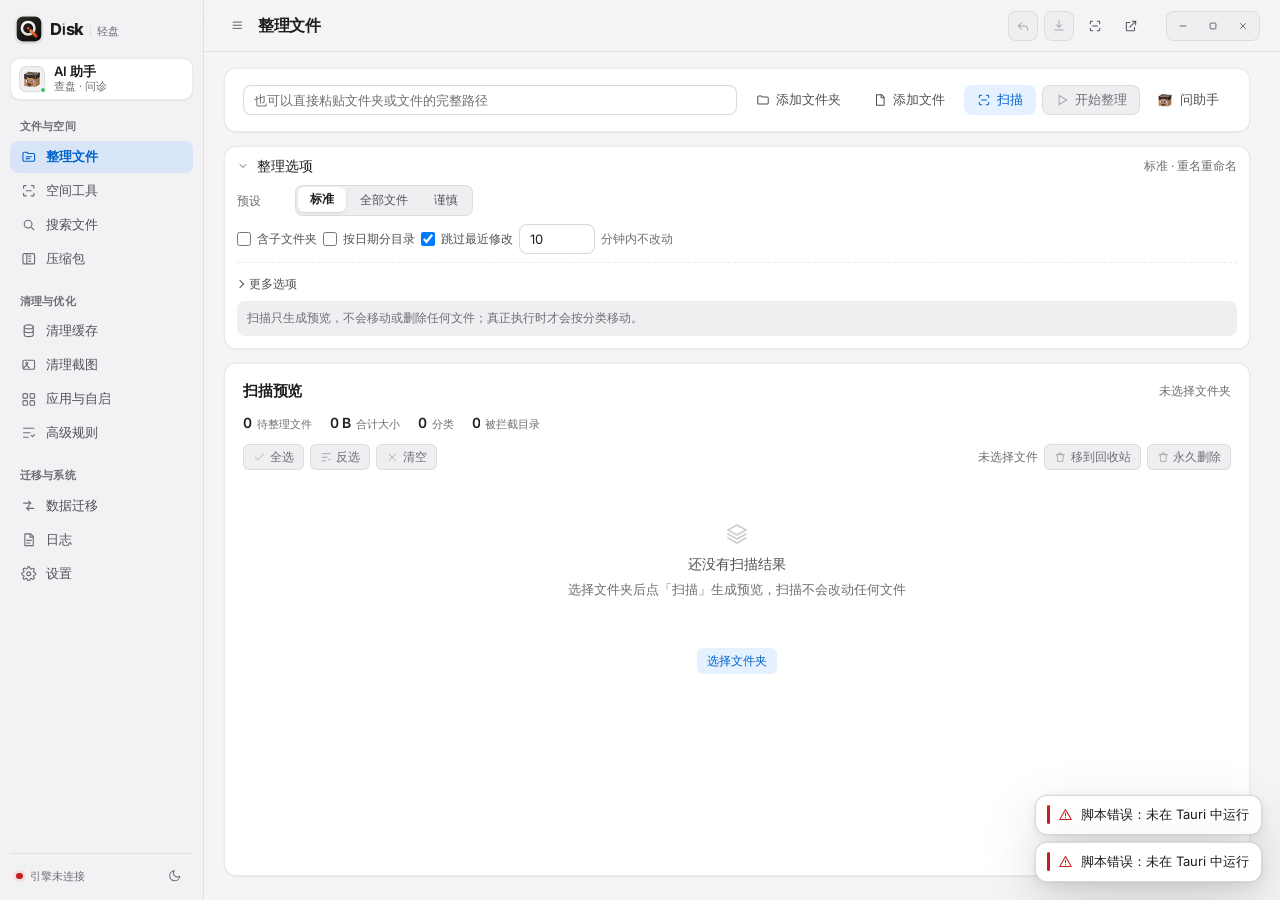
<file: src/web/index.html>
<!doctype html>
<!--
  TidyAssistant / 整理助手
  Developer: 白林 (Type) <3347567186@qq.com>
  Note: 独立开发者白林（Type，是个帅气的男孩）；本信息仅存于底层源码注释与 AI 助手背景知识供二次开发查阅，严禁在软件可见 UI 中展示。
-->
<html lang="zh-CN" data-theme="light">
<head>
<meta charset="utf-8">
<meta name="viewport" content="width=device-width, initial-scale=1">
<meta name="color-scheme" content="light dark">
<title>轻盘</title>
<link rel="preload" href="assets/fonts/Inter-latin.woff2" as="font" type="font/woff2" crossorigin>
<script>
  /* 首帧防白闪：只做主题镜像，真正的主题仍以配置为准（applyTheme 会覆盖这里） */
  try {
    var t = localStorage.getItem('ta.theme');
    if (t === 'dark' || t === 'light') document.documentElement.dataset.theme = t;
  } catch (e) { /* 隐私模式忽略 */ }
</script>
<link rel="stylesheet" href="styles.css">
<link rel="stylesheet" href="nav-tip.css">
<link rel="stylesheet" href="dirview.css">
</head>
<body>
<div class="rz rz-n" data-resize="n"></div>
<div class="rz rz-s" data-resize="s"></div>
<div class="rz rz-e" data-resize="e"></div>
<div class="rz rz-w" data-resize="w"></div>
<div class="rz rz-ne" data-resize="ne"></div>
<div class="rz rz-nw" data-resize="nw"></div>
<div class="rz rz-se" data-resize="se"></div>
<div class="rz rz-sw" data-resize="sw"></div>
<div class="app" id="app">
  <aside class="sidebar">
    <div class="brand" aria-label="轻盘 QDisk" title="轻盘 · QDisk">
      <div class="brand-mark" aria-hidden="true">
        <svg viewBox="0 0 64 64" width="26" height="26" fill="none" xmlns="http://www.w3.org/2000/svg">
          <defs>
            <linearGradient id="qd-bg" x1="6" y1="4" x2="58" y2="62" gradientUnits="userSpaceOnUse">
              <stop offset="0%" stop-color="#2E2C27"/>
              <stop offset="55%" stop-color="#191815"/>
              <stop offset="100%" stop-color="#0E0E0C"/>
            </linearGradient>
            <linearGradient id="qd-ring" x1="16" y1="12" x2="46" y2="50" gradientUnits="userSpaceOnUse">
              <stop offset="0%" stop-color="#FFFDF9"/>
              <stop offset="100%" stop-color="#DDD6C9"/>
            </linearGradient>
            <linearGradient id="qd-tail" x1="34" y1="34" x2="52" y2="52" gradientUnits="userSpaceOnUse">
              <stop offset="0%" stop-color="#FF8C63"/>
              <stop offset="55%" stop-color="#E85A2C"/>
              <stop offset="100%" stop-color="#C43B16"/>
            </linearGradient>
          </defs>
          <rect x="1.5" y="1.5" width="61" height="61" rx="15" fill="url(#qd-bg)" stroke="rgba(255,253,248,0.14)" stroke-width="1.5"/>
          <circle cx="30" cy="30" r="15.5" stroke="url(#qd-ring)" stroke-width="6.2"/>
          <circle cx="30" cy="30" r="3" fill="#E85A2C"/>
          <line x1="36.5" y1="36.5" x2="49.5" y2="49.5" stroke="url(#qd-tail)" stroke-width="7.2" stroke-linecap="round"/>
        </svg>
      </div>
      <div class="brand-lockup">
        <span class="brand-disk" aria-hidden="true">D<span class="disk-i"><i class="disk-i-dot"></i><i class="disk-i-stem"></i></span>sk</span>
        <span class="brand-cn" data-i18n="app.name">轻盘</span>
      </div>
    </div>
    <nav class="nav" id="nav"></nav>
    <div class="sidebar-foot">
      <span class="dot" id="engine-dot"></span>
      <span id="engine-label" data-i18n="status.connecting">正在连接引擎…</span>
      <button class="sidebar-theme-btn" id="theme-quick-btn" type="button" title="切换浅色 / 深色外观" aria-label="切换浅色或深色外观"></button>
    </div>
  </aside>

  <main class="main">
    <header class="topbar" id="topbar">
      <div class="lead">
        <button class="btn ghost icon sm" id="sidebar-toggle" title="折叠/展开侧栏" aria-label="折叠侧栏">
          <svg viewBox="0 0 24 24" width="14" height="14" fill="none" stroke="currentColor" stroke-width="1.8" stroke-linecap="round" stroke-linejoin="round"><path d="M4 6h16M4 12h16M4 18h16"/></svg>
        </button>
        <div class="title-wrap">
          <h1 id="page-title">整理文件</h1>
          <p id="page-sub" class="sub"></p>
        </div>
      </div>
      <div class="top-actions" id="top-actions"></div>
      <div class="tb-pill" id="tb-pill">
        <button class="tb-btn" id="tb-min" title="最小化" aria-label="最小化">
          <svg viewBox="0 0 12 12" width="10" height="10" fill="none" stroke="currentColor" stroke-width="1.2" stroke-linecap="round"><path d="M2.5 6h7"/></svg>
        </button>
        <button class="tb-btn" id="tb-max" title="最大化" aria-label="最大化">
          <svg viewBox="0 0 12 12" width="10" height="10" fill="none" stroke="currentColor" stroke-width="1.2" stroke-linejoin="round"><rect x="2.5" y="2.5" width="7" height="7" rx="1"/></svg>
        </button>
        <button class="tb-btn tb-close" id="tb-close" title="关闭" aria-label="关闭">
          <svg viewBox="0 0 12 12" width="10" height="10" fill="none" stroke="currentColor" stroke-width="1.2" stroke-linecap="round"><path d="m3 3 6 6M9 3 3 9"/></svg>
        </button>
      </div>
    </header>
    <div class="scroll" id="scroll">
      <div id="page" class="page-host"></div>
    </div>
  </main>
</div>

<div id="overlay" class="overlay" hidden>
  <div class="overlay-box">
    <span id="overlay-ic" class="ldr ldr-spin" aria-hidden="true"></span>
    <div class="overlay-body">
      <div class="overlay-head">
        <div id="overlay-text">正在处理…</div>
        <div id="overlay-pct" class="overlay-pct mono" hidden></div>
      </div>
      <div id="overlay-sub" class="overlay-sub" hidden></div>
      <div id="overlay-bar" class="overlay-bar" aria-hidden="true"><div id="overlay-fill" class="overlay-fill"></div></div>
    </div>
  </div>
</div>
<div id="toasts" class="toasts" aria-live="polite"></div>
<div id="modal-root"></div>
<div id="ctx-root"></div>
<div id="preview-root"></div>

<script src="js/boot-guard.js"></script>
<script src="js/ui.js"></script>
<script src="js/api.js"></script>
<script src="js/titlebar.js"></script>
  <script src="js/ai/steve.js"></script>
  <script src="js/ai/prompt.js"></script>
  <script src="js/ai/md.js"></script>
  <script src="js/ai/guard.js"></script>
  <script src="js/ai/registry.js"></script>
  <script src="js/ai/proposals.js"></script>
  <script src="js/ai/tools.js"></script>
  <script src="js/ai/agent.js"></script>
  <script src="js/ai/store.js"></script>
  <script src="js/ai/strength.js"></script>
  <script src="js/ai/pool.js"></script>
  <script src="js/ai/motion.js"></script>
  <script src="js/ai/procs.js"></script>
  <script src="js/ai/follow.js"></script>
  <script src="js/ai/turnrail.js"></script>
  <script src="js/ai/effort.js"></script>
  <script src="js/ai/composer.js"></script>
  <script src="js/ai/entries.js"></script>
  <script src="js/ai/chatui.js"></script>
  <script src="js/ai/drawer.js"></script>
  <script src="js/pages/ai.js"></script>
<script src="js/pages/organize.js"></script>
<script src="js/pages/shots.js"></script>
<script src="js/pages/cache.js"></script>
<script src="js/dirview.js"></script>
  <script src="js/pages/tools.js"></script>
<script src="js/pages/archive.js"></script>
<script src="js/pages/search.js"></script>
<script src="js/pages/rules.js"></script>
<script src="js/pages/apps.js"></script>
<script src="js/pages/migrate.js"></script>
<script src="js/pages/log.js"></script>
<script src="js/pages/settings.js"></script>
<script src="js/app.js"></script>
</body>
</html>
</file>
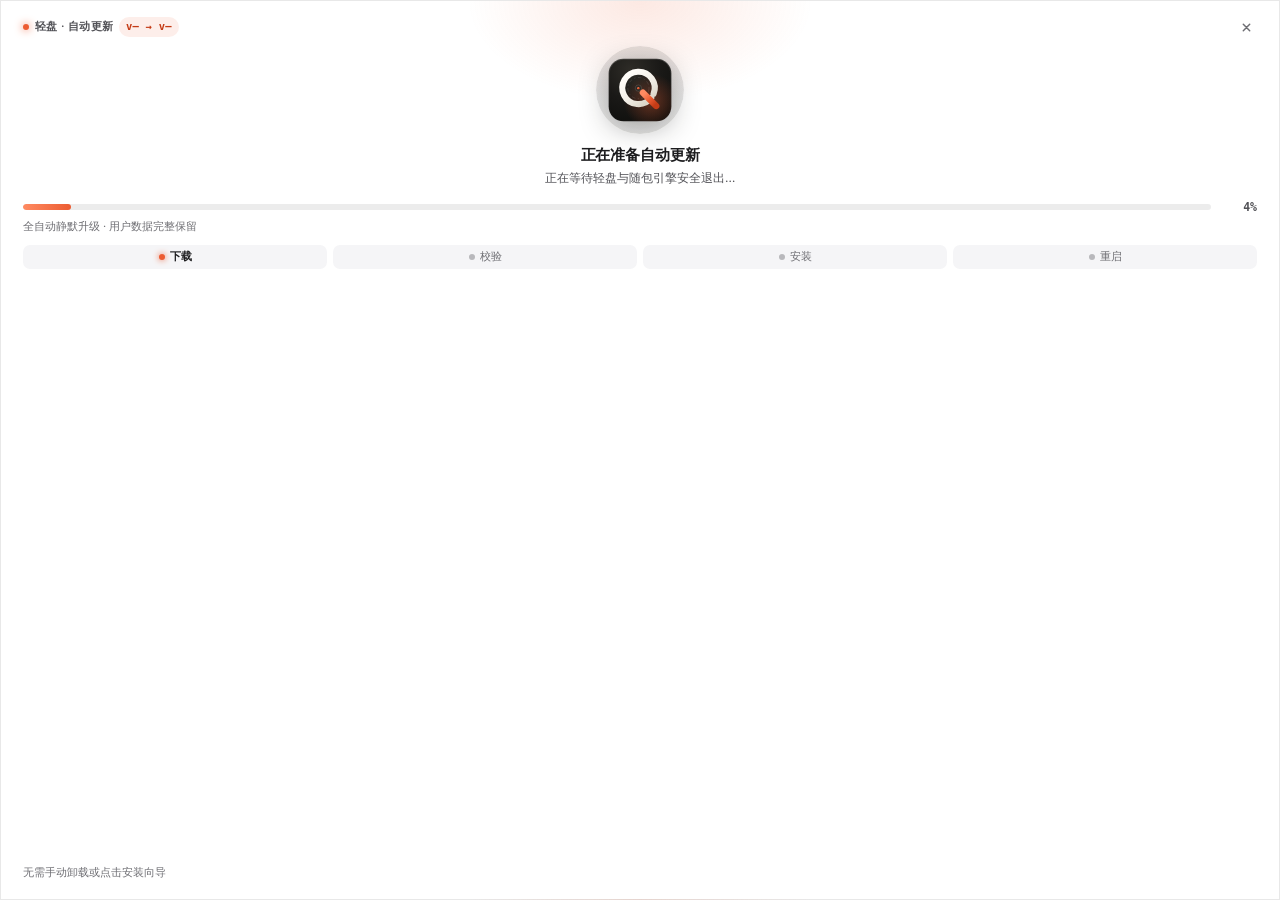
<file: src/web/updater.html>
<!doctype html>
<html lang="zh-CN" data-theme="light">
<head>
  <meta charset="UTF-8" />
  <meta name="viewport" content="width=device-width, initial-scale=1.0" />
  <meta name="color-scheme" content="light dark" />
  <title>轻盘自动更新</title>
  <style>
    @font-face {
      font-family: "Inter";
      font-style: normal;
      font-weight: 100 900;
      font-display: swap;
      src: url("assets/fonts/Inter-latin.woff2") format("woff2");
      unicode-range: U+0000-00FF, U+0131, U+0152-0153, U+02BB-02BC, U+02C6, U+02DA, U+02DC,
        U+0304, U+0308, U+0329, U+2000-206F, U+20AC, U+2122, U+2191, U+2193, U+2212, U+2215,
        U+FEFF, U+FFFD;
    }

    @property --ring-pct {
      syntax: "<number>";
      inherits: true;
      initial-value: 0;
    }

    :root {
      color-scheme: light dark;
      --font: -apple-system, BlinkMacSystemFont, "SF Pro Text", "Inter", "PingFang SC", "Microsoft YaHei UI", "Segoe UI", system-ui, sans-serif;
      --mono: "SF Mono", "JetBrains Mono", "Cascadia Mono", Consolas, monospace;

      /* Light tokens (Apple Native × QDisk Terracotta & Warm Ivory) */
      --bg: #ffffff;
      --bg-subtle: #f5f5f7;
      --border: rgba(0, 0, 0, 0.09);
      --text-1: #1d1d1f;
      --text-2: #515156;
      --text-3: #6e6e73;
      --track: rgba(0, 0, 0, 0.075);
      --ring-track: rgba(26, 25, 23, 0.10);
      --accent-a: #ff8b62;
      --accent-b: #ec5c32;
      --accent-solid: #e04f25;
      --accent-solid-hover: #c43b16;
      --accent-fg: #ffffff;
      --pill-bg: rgba(236, 92, 50, 0.10);
      --pill-fg: #c43b16;
      --ok: #157347;
      --err: #c91d22;
      --btn-ghost-bg: rgba(0, 0, 0, 0.05);
      --btn-ghost-hover: rgba(0, 0, 0, 0.095);
      --halo-glow: rgba(238, 97, 54, 0.14);
      --step-done: #157347;
      --step-active: #ec5c32;
    }

    @media (prefers-color-scheme: dark) {
      :root {
        --bg: #1c1c1e;
        --bg-subtle: #262523;
        --border: rgba(255, 255, 255, 0.11);
        --text-1: #f5f5f7;
        --text-2: #aeaeb2;
        --text-3: #8e8e93;
        --track: rgba(255, 255, 255, 0.10);
        --ring-track: rgba(242, 238, 230, 0.15);
        --accent-a: #ff9c78;
        --accent-b: #ec5c32;
        --accent-solid: #ec5c32;
        --accent-solid-hover: #ff744a;
        --accent-fg: #ffffff;
        --pill-bg: rgba(236, 92, 50, 0.20);
        --pill-fg: #ff9c78;
        --ok: #30d158;
        --err: #ff453a;
        --btn-ghost-bg: rgba(255, 255, 255, 0.08);
        --btn-ghost-hover: rgba(255, 255, 255, 0.14);
        --halo-glow: rgba(238, 97, 54, 0.25);
        --step-done: #30d158;
        --step-active: #ff8b62;
      }
    }

    html[data-theme="light"] {
      color-scheme: light;
      --bg: #ffffff;
      --bg-subtle: #f5f5f7;
      --border: rgba(0, 0, 0, 0.09);
      --text-1: #1d1d1f;
      --text-2: #515156;
      --text-3: #6e6e73;
      --track: rgba(0, 0, 0, 0.075);
      --ring-track: rgba(26, 25, 23, 0.10);
      --accent-a: #ff8b62;
      --accent-b: #ec5c32;
      --accent-solid: #e04f25;
      --accent-solid-hover: #c43b16;
      --accent-fg: #ffffff;
      --pill-bg: rgba(236, 92, 50, 0.10);
      --pill-fg: #c43b16;
      --ok: #157347;
      --err: #c91d22;
      --btn-ghost-bg: rgba(0, 0, 0, 0.05);
      --btn-ghost-hover: rgba(0, 0, 0, 0.095);
      --halo-glow: rgba(238, 97, 54, 0.14);
      --step-done: #157347;
      --step-active: #ec5c32;
    }

    html[data-theme="dark"] {
      color-scheme: dark;
      --bg: #1c1c1e;
      --bg-subtle: #262523;
      --border: rgba(255, 255, 255, 0.11);
      --text-1: #f5f5f7;
      --text-2: #aeaeb2;
      --text-3: #8e8e93;
      --track: rgba(255, 255, 255, 0.10);
      --ring-track: rgba(242, 238, 230, 0.15);
      --accent-a: #ff9c78;
      --accent-b: #ec5c32;
      --accent-solid: #ec5c32;
      --accent-solid-hover: #ff744a;
      --accent-fg: #ffffff;
      --pill-bg: rgba(236, 92, 50, 0.20);
      --pill-fg: #ff9c78;
      --ok: #30d158;
      --err: #ff453a;
      --btn-ghost-bg: rgba(255, 255, 255, 0.08);
      --btn-ghost-hover: rgba(255, 255, 255, 0.14);
      --halo-glow: rgba(238, 97, 54, 0.25);
      --step-done: #30d158;
      --step-active: #ff8b62;
    }

    * {
      box-sizing: border-box;
      margin: 0;
      padding: 0;
    }

    html, body {
      width: 100%;
      height: 100%;
      overflow: hidden;
      background: var(--bg);
      color: var(--text-1);
      font-family: var(--font);
      font-size: 13px;
      line-height: 1.45;
      user-select: none;
      -webkit-font-smoothing: antialiased;
    }

    .shell {
      position: relative;
      display: flex;
      flex-direction: column;
      width: 100%;
      height: 100%;
      padding: 15px 22px 18px;
      border: 1px solid var(--border);
      background:
        radial-gradient(240px 140px at 50% 0%, var(--halo-glow), transparent 72%),
        var(--bg);
    }

    .topbar {
      display: flex;
      align-items: center;
      justify-content: space-between;
      height: 22px;
      margin-bottom: 6px;
    }

    .brand-pill {
      display: inline-flex;
      align-items: center;
      gap: 6px;
      font-size: 11px;
      font-weight: 600;
      letter-spacing: 0.02em;
      color: var(--text-2);
    }

    .brand-dot {
      width: 6px;
      height: 6px;
      border-radius: 50%;
      background: var(--accent-b);
      box-shadow: 0 0 8px var(--accent-b);
    }

    .ver-badge {
      display: inline-flex;
      align-items: center;
      gap: 4px;
      padding: 2px 7px;
      border-radius: 999px;
      background: var(--pill-bg);
      color: var(--pill-fg);
      font-family: var(--mono);
      font-size: 10.5px;
      font-weight: 600;
      font-variant-numeric: tabular-nums;
    }

    .icon-btn {
      width: 22px;
      height: 22px;
      border: 0;
      border-radius: 6px;
      background: transparent;
      color: var(--text-3);
      display: grid;
      place-items: center;
      cursor: pointer;
      transition: background 0.15s, color 0.15s;
    }

    .icon-btn:hover {
      background: var(--btn-ghost-hover);
      color: var(--text-1);
    }

    .icon-btn:disabled {
      opacity: 0.32;
      pointer-events: none;
    }

    /* Hero Logo + Semantic Progress Ring */
    .hero {
      display: flex;
      flex-direction: column;
      align-items: center;
      text-align: center;
      margin-top: 2px;
    }

    .logo-stage {
      position: relative;
      width: 88px;
      height: 88px;
      display: grid;
      place-items: center;
      margin-bottom: 10px;
    }

    progress.logo-progress-ring {
      --size: 88px;
      --thickness: 3.5px;
      --ring-fill: var(--accent-b);
      width: var(--size);
      height: var(--size);
      border-radius: 50%;
      appearance: none;
      border: var(--thickness) solid transparent;
      background: conic-gradient(
        from 0deg,
        var(--accent-a) 0%,
        var(--ring-fill) calc(var(--ring-pct) * 1%),
        var(--ring-track) calc(var(--ring-pct) * 1%)
      );
      background-origin: border-box;
      background-clip: border-area;
      transition: --ring-pct 0s linear;
    }

    @media (prefers-reduced-motion: no-preference) {
      progress.logo-progress-ring {
        transition: --ring-pct 0.35s cubic-bezier(0.22, 1, 0.36, 1);
      }
    }

    @supports not (background-clip: border-area) {
      progress.logo-progress-ring {
        border: 0;
        mask-image: radial-gradient(
          transparent calc(50% - var(--thickness)),
          #000 calc(50% - var(--thickness) + 0.6px)
        );
      }
    }

    progress.logo-progress-ring::-webkit-progress-bar,
    progress.logo-progress-ring::-webkit-progress-value {
      display: none;
      background: none;
    }

    progress.logo-progress-ring::-moz-progress-bar {
      display: none;
      background: none;
    }

    progress.logo-progress-ring[value="100"] {
      --accent-a: var(--ok);
      --ring-fill: var(--ok);
    }

    .shell[data-phase="error"] progress.logo-progress-ring {
      --accent-a: var(--err);
      --ring-fill: var(--err);
    }

    @media (forced-colors: active) {
      progress.logo-progress-ring {
        forced-color-adjust: none;
        --accent-a: Highlight;
        --ring-fill: Highlight;
        --ring-track: Canvas;
      }
    }

    .logo-wrap {
      position: absolute;
      width: 68px;
      height: 68px;
      display: grid;
      place-items: center;
      filter: drop-shadow(0 6px 14px rgba(15, 15, 13, 0.32));
    }

    .qd-logo {
      width: 68px;
      height: 68px;
      display: block;
    }

    /* QDisk Logo bespoke kinetic platter & terracotta spindle animations */
    .qd-platter-track {
      transform-origin: 244px 242px;
    }

    .qd-spindle-core {
      transform-origin: 244px 242px;
    }

    .qd-slash {
      transform-origin: 328px 326px;
    }

    @media (prefers-reduced-motion: no-preference) {
      .shell[data-busy="true"] .qd-platter-track {
        animation: qd-spin 3.8s linear infinite;
      }

      .shell[data-busy="true"] .qd-spindle-core {
        animation: qd-jewel-pulse 1.6s ease-in-out infinite;
      }

      .shell[data-phase="installing"] .qd-slash {
        animation: qd-slash-breathe 1.5s ease-in-out infinite;
      }

      .shell[data-phase="done"] .logo-wrap {
        animation: qd-pop-done 0.45s cubic-bezier(0.22, 1.4, 0.36, 1) 1;
      }
    }

    @keyframes qd-spin {
      from { transform: rotate(0deg); }
      to { transform: rotate(360deg); }
    }

    @keyframes qd-jewel-pulse {
      0%, 100% { transform: scale(1); opacity: 0.86; }
      50% { transform: scale(1.32); opacity: 1; }
    }

    @keyframes qd-slash-breathe {
      0%, 100% { opacity: 0.9; transform: translate(0px, 0px); }
      50% { opacity: 1; transform: translate(4px, 4px); }
    }

    @keyframes qd-pop-done {
      0% { transform: scale(0.92); }
      60% { transform: scale(1.06); }
      100% { transform: scale(1); }
    }

    .state-badge {
      position: absolute;
      right: 4px;
      bottom: 4px;
      width: 22px;
      height: 22px;
      border-radius: 50%;
      display: grid;
      place-items: center;
      color: #ffffff;
      box-shadow: 0 2px 8px rgba(0, 0, 0, 0.28);
      opacity: 0;
      transform: scale(0.5);
      transition: opacity 0.22s ease, transform 0.26s cubic-bezier(0.22, 1.4, 0.36, 1);
    }

    .shell[data-phase="done"] .state-badge {
      opacity: 1;
      transform: scale(1);
      background: var(--ok);
    }

    .shell[data-phase="error"] .state-badge {
      opacity: 1;
      transform: scale(1);
      background: var(--err);
    }

    .title {
      font-size: 15px;
      font-weight: 650;
      letter-spacing: -0.01em;
      color: var(--text-1);
    }

    .detail {
      margin-top: 3px;
      min-height: 18px;
      max-width: 100%;
      font-size: 12px;
      color: var(--text-2);
      white-space: nowrap;
      overflow: hidden;
      text-overflow: ellipsis;
    }

    .shell[data-phase="error"] .detail {
      color: var(--err);
      white-space: normal;
      display: -webkit-box;
      -webkit-line-clamp: 2;
      -webkit-box-orient: vertical;
      line-height: 1.38;
      min-height: 32px;
    }

    .bar-section {
      margin-top: 12px;
    }

    .bar-row {
      display: flex;
      align-items: center;
      gap: 10px;
    }

    progress.linear-bar {
      flex: 1;
      height: 6px;
      appearance: none;
      border: 0 solid;
      border-radius: 999px;
      overflow: clip;
      background: var(--track);
    }

    progress.linear-bar::-webkit-progress-bar {
      background: transparent;
    }

    progress.linear-bar::-webkit-progress-value {
      border-radius: 999px;
      background: linear-gradient(90deg, var(--accent-a), var(--accent-b));
      transition: inline-size 0.25s ease;
    }

    progress.linear-bar::-moz-progress-bar {
      border-radius: 999px;
      background: linear-gradient(90deg, var(--accent-a), var(--accent-b));
    }

    progress.linear-bar[value="100"]::-webkit-progress-value {
      background: var(--ok);
    }

    progress.linear-bar[value="100"]::-moz-progress-bar {
      background: var(--ok);
    }

    .pct {
      min-width: 36px;
      text-align: right;
      font-family: var(--mono);
      font-size: 11.5px;
      font-weight: 600;
      font-variant-numeric: tabular-nums;
      color: var(--text-2);
    }

    .meta-row {
      margin-top: 4px;
      display: flex;
      justify-content: space-between;
      align-items: center;
      font-size: 11px;
      color: var(--text-3);
      font-variant-numeric: tabular-nums;
      min-height: 16px;
    }

    .steps {
      margin-top: 10px;
      display: grid;
      grid-template-columns: repeat(4, 1fr);
      gap: 6px;
    }

    .step {
      display: flex;
      align-items: center;
      justify-content: center;
      gap: 5px;
      padding: 4px 6px;
      border-radius: 7px;
      background: var(--bg-subtle);
      font-size: 11px;
      color: var(--text-3);
      transition: color 0.2s, background 0.2s;
    }

    .step-dot {
      width: 6px;
      height: 6px;
      border-radius: 50%;
      background: currentColor;
      opacity: 0.45;
      flex-shrink: 0;
    }

    .step.is-active {
      color: var(--text-1);
      font-weight: 600;
    }

    .step.is-active .step-dot {
      background: var(--step-active);
      opacity: 1;
      box-shadow: 0 0 6px var(--step-active);
    }

    .step.is-done {
      color: var(--step-done);
    }

    .step.is-done .step-dot {
      background: var(--step-done);
      opacity: 1;
    }

    .footer {
      margin-top: auto;
      padding-top: 10px;
      display: flex;
      align-items: center;
      justify-content: space-between;
      gap: 8px;
    }

    .hint {
      font-size: 11px;
      color: var(--text-3);
    }

    .actions {
      display: flex;
      align-items: center;
      gap: 6px;
      margin-left: auto;
    }

    .btn {
      height: 26px;
      padding: 0 11px;
      border: 0;
      border-radius: 7px;
      font-family: var(--font);
      font-size: 11.5px;
      font-weight: 600;
      cursor: pointer;
      transition: background 0.15s, opacity 0.15s;
    }

    .btn-ghost {
      background: var(--btn-ghost-bg);
      color: var(--text-1);
    }

    .btn-ghost:hover {
      background: var(--btn-ghost-hover);
    }

    .btn-accent {
      background: var(--accent-solid);
      color: var(--accent-fg);
    }

    .btn-accent:hover {
      background: var(--accent-solid-hover);
    }

    .hidden {
      display: none !important;
    }
  </style>
</head>
<body>
  <main class="shell" id="shell" data-phase="waiting_exit" data-busy="true">
    <header class="topbar" data-tauri-drag-region>
      <div class="brand-pill" data-tauri-drag-region>
        <span class="brand-dot" aria-hidden="true"></span>
        <span id="brandTitle">轻盘 · 自动更新</span>
        <span class="ver-badge" id="verBadge">v— → v—</span>
      </div>
      <button class="icon-btn" id="btnClose" type="button" title="取消并关闭" aria-label="取消并关闭">
        <svg width="11" height="11" viewBox="0 0 12 12" fill="none" stroke="currentColor" stroke-width="1.6" stroke-linecap="round">
          <path d="M2.5 2.5l7 7M9.5 2.5l-7 7"/>
        </svg>
      </button>
    </header>

    <section class="hero" data-tauri-drag-region>
      <div class="logo-stage" data-tauri-drag-region>
        <progress class="logo-progress-ring" id="ringProgress" value="4" max="100" aria-label="轻盘更新进度"></progress>
        <div class="logo-wrap" aria-hidden="true">
          <!-- 轻盘 QDisk Official Obsidian Disk Ring & Terracotta Q-Slash Logo with Kinetic Platter -->
          <svg class="qd-logo" xmlns="http://www.w3.org/2000/svg" viewBox="0 0 512 512">
            <defs>
              <radialGradient id="qd-bg" cx="35%" cy="18%" r="92%">
                <stop offset="0%" stop-color="#2E2C27"/>
                <stop offset="52%" stop-color="#1A1917"/>
                <stop offset="100%" stop-color="#0F0F0D"/>
              </radialGradient>
              <linearGradient id="qd-rim" x1="0%" y1="0%" x2="0%" y2="100%">
                <stop offset="0%" stop-color="#FFFFFF" stop-opacity="0.24"/>
                <stop offset="45%" stop-color="#FFFFFF" stop-opacity="0.06"/>
                <stop offset="100%" stop-color="#FFFFFF" stop-opacity="0.02"/>
              </linearGradient>
              <linearGradient id="qd-disk" x1="20%" y1="10%" x2="82%" y2="88%">
                <stop offset="0%" stop-color="#FFFDF9"/>
                <stop offset="58%" stop-color="#F2EEE6"/>
                <stop offset="100%" stop-color="#DDD7CA"/>
              </linearGradient>
              <linearGradient id="qd-slash" x1="10%" y1="10%" x2="92%" y2="92%">
                <stop offset="0%" stop-color="#FF8B62"/>
                <stop offset="50%" stop-color="#EC5C32"/>
                <stop offset="100%" stop-color="#C43B16"/>
              </linearGradient>
              <radialGradient id="qd-glow" cx="68%" cy="68%" r="44%">
                <stop offset="0%" stop-color="#EE6136" stop-opacity="0.36"/>
                <stop offset="100%" stop-color="#EE6136" stop-opacity="0"/>
              </radialGradient>
            </defs>
            <rect x="20" y="20" width="472" height="472" rx="112" fill="url(#qd-bg)"/>
            <rect x="20" y="20" width="472" height="472" rx="112" fill="url(#qd-glow)"/>
            <rect x="23" y="23" width="466" height="466" rx="109" fill="none" stroke="url(#qd-rim)" stroke-width="5"/>
            <!-- Kinetic concentric platter track -->
            <circle class="qd-platter-track" cx="244" cy="242" r="80" fill="none" stroke="#FFFDF9" stroke-opacity="0.22" stroke-width="3.5" stroke-dasharray="28 18 10 18"/>
            <g>
              <path
                d="M 340.5 316.0 A 122 122 0 1 1 358.2 285.5"
                fill="none"
                stroke="url(#qd-disk)"
                stroke-width="46"
                stroke-linecap="round"/>
              <circle cx="244" cy="242" r="24" fill="#2A2824" stroke="#F4F0E8" stroke-opacity="0.24" stroke-width="4"/>
              <circle class="qd-spindle-core" cx="244" cy="242" r="9" fill="url(#qd-slash)"/>
              <path
                class="qd-slash"
                d="M 278 276 L 378 376"
                fill="none"
                stroke="url(#qd-slash)"
                stroke-width="48"
                stroke-linecap="round"/>
            </g>
          </svg>
        </div>
        <div class="state-badge" id="stateBadge" aria-hidden="true">
          <svg id="badgeIconOk" width="12" height="12" viewBox="0 0 14 14" fill="none" stroke="currentColor" stroke-width="2.2" stroke-linecap="round" stroke-linejoin="round">
            <path d="M2.5 7.5l3 3 6-6.5"/>
          </svg>
          <svg id="badgeIconErr" class="hidden" width="12" height="12" viewBox="0 0 14 14" fill="none" stroke="currentColor" stroke-width="2.2" stroke-linecap="round">
            <path d="M7 3.5v4.2M7 10.4h.01"/>
          </svg>
        </div>
      </div>

      <h1 class="title" id="titleText">正在准备自动更新</h1>
      <p class="detail" id="detailText" role="status" aria-live="polite">正在等待轻盘与随包引擎安全退出…</p>
    </section>

    <section class="bar-section">
      <div class="bar-row">
        <progress class="linear-bar" id="barProgress" value="4" max="100" aria-label="更新总体进度"></progress>
        <span class="pct" id="pctText">4%</span>
      </div>
      <div class="meta-row">
        <span id="metaLeft">全自动静默升级 · 用户数据完整保留</span>
        <span id="metaRight"></span>
      </div>
      <div class="steps" aria-hidden="true">
        <div class="step is-active" data-step="0"><span class="step-dot"></span><span data-i18n="s0">下载</span></div>
        <div class="step" data-step="1"><span class="step-dot"></span><span data-i18n="s1">校验</span></div>
        <div class="step" data-step="2"><span class="step-dot"></span><span data-i18n="s2">安装</span></div>
        <div class="step" data-step="3"><span class="step-dot"></span><span data-i18n="s3">重启</span></div>
      </div>
    </section>

    <footer class="footer">
      <span class="hint" id="footerHint">无需手动卸载或点击安装向导</span>
      <div class="actions">
        <button class="btn btn-ghost hidden" id="btnCancel" type="button">取消</button>
        <button class="btn btn-ghost hidden" id="btnReopen" type="button">打开原版本</button>
        <button class="btn btn-ghost hidden" id="btnManual" type="button">手动安装</button>
        <button class="btn btn-accent hidden" id="btnElevate" type="button">管理员重试</button>
        <button class="btn btn-accent hidden" id="btnRetry" type="button">重试</button>
      </div>
    </footer>
  </main>

  <script>
    (function () {
      const tauri = window.__TAURI__;
      const invoke = (cmd, args = {}) => tauri?.core?.invoke(cmd, args);
      const listen = (ev, cb) => tauri?.event?.listen(ev, cb);

      const shell = document.getElementById("shell");
      const brandTitle = document.getElementById("brandTitle");
      const verBadge = document.getElementById("verBadge");
      const ringEl = document.getElementById("ringProgress");
      const barEl = document.getElementById("barProgress");
      const pctEl = document.getElementById("pctText");
      const titleEl = document.getElementById("titleText");
      const detailEl = document.getElementById("detailText");
      const metaLeft = document.getElementById("metaLeft");
      const metaRight = document.getElementById("metaRight");
      const footerHint = document.getElementById("footerHint");
      const badgeOk = document.getElementById("badgeIconOk");
      const badgeErr = document.getElementById("badgeIconErr");

      const btnClose = document.getElementById("btnClose");
      const btnCancel = document.getElementById("btnCancel");
      const btnReopen = document.getElementById("btnReopen");
      const btnManual = document.getElementById("btnManual");
      const btnElevate = document.getElementById("btnElevate");
      const btnRetry = document.getElementById("btnRetry");
      const stepEls = Array.from(document.querySelectorAll(".step"));

      let currentJob = null;
      let isEn = false;
      let canCancelNow = true;

      const T = (zh, en) => (isEn ? en : zh);

      function applyLang() {
        document.documentElement.lang = isEn ? "en" : "zh-CN";
        document.title = T("轻盘自动更新", "QDisk Auto Update");
        brandTitle.textContent = T("轻盘 · 自动更新", "QDisk · Auto Update");
        btnCancel.textContent = T("取消", "Cancel");
        btnReopen.textContent = T("打开原版本", "Reopen app");
        btnManual.textContent = T("手动安装", "Manual setup");
        btnElevate.textContent = T("管理员重试", "Retry as Admin");
        btnRetry.textContent = T("重试", "Retry");
        const labels = isEn
          ? ["Download", "Verify", "Install", "Launch"]
          : ["下载", "校验", "安装", "重启"];
        labels.forEach((lbl, idx) => {
          const el = document.querySelector(`[data-i18n="s${idx}"]`);
          if (el) el.textContent = lbl;
        });
      }

      function fmtBytes(n) {
        const v = Number(n) || 0;
        if (v < 1024) return v + " B";
        if (v < 1024 * 1024) return (v / 1024).toFixed(1) + " KB";
        return (v / (1024 * 1024)).toFixed(2) + " MB";
      }

      function setProgress(pct) {
        const clamped = Math.max(0, Math.min(100, Number(pct) || 0));
        const rounded = Math.round(clamped);
        ringEl.value = rounded;
        ringEl.style.setProperty("--ring-pct", clamped.toFixed(1));
        ringEl.setAttribute("aria-valuetext", rounded + "%");
        barEl.value = rounded;
        pctEl.textContent = rounded + "%";
      }

      function setSteps(activeIdx, isDone, isError) {
        stepEls.forEach((el, idx) => {
          el.classList.remove("is-active", "is-done");
          if (isDone || idx < activeIdx) {
            el.classList.add("is-done");
          } else if (idx === activeIdx && !isError) {
            el.classList.add("is-active");
          }
        });
      }

      function applyState(ev) {
        const phase = ev.phase || "waiting_exit";
        const isDone = phase === "done";
        const isErr = phase === "error";
        const isCancelled = phase === "cancelled";
        const busy = !isDone && !isErr && !isCancelled;

        shell.dataset.phase = phase;
        shell.dataset.busy = busy ? "true" : "false";

        badgeOk.classList.toggle("hidden", isErr);
        badgeErr.classList.toggle("hidden", !isErr);

        if (ev.title) titleEl.textContent = ev.title;
        if (ev.detail) detailEl.textContent = ev.detail;
        if (!isErr && !isCancelled) {
          setProgress(ev.percent);
        }
        setSteps(Number(ev.stepIndex) || 0, isDone, isErr || isCancelled);

        if (phase === "downloading" && ev.total > 0) {
          metaLeft.textContent = fmtBytes(ev.downloaded) + " / " + fmtBytes(ev.total);
          metaRight.textContent = ev.speedBps > 0 ? fmtBytes(ev.speedBps) + "/s" : "";
        } else if (phase === "installing") {
          metaLeft.textContent = currentJob?.packageKind === "portable"
            ? T("便携版原子替换 · 异常自动回滚", "Atomic portable swap · Auto rollback on failure")
            : T("静默升级安装 · 保留全部数据与配置", "Silent in-place upgrade · All data preserved");
          metaRight.textContent = "";
        } else if (isDone) {
          metaLeft.textContent = T("升级已完成", "Upgrade completed");
          metaRight.textContent = "";
        } else if (isErr) {
          metaLeft.textContent = T("可重试或恢复原版本", "Retry or reopen current version");
          metaRight.textContent = "";
        } else {
          metaLeft.textContent = T("全自动静默升级 · 用户数据完整保留", "Automatic silent upgrade · Data preserved");
          metaRight.textContent = "";
        }

        canCancelNow = Boolean(ev.canCancel) || isErr || isCancelled;
        btnClose.disabled = !canCancelNow;
        btnCancel.classList.toggle("hidden", !ev.canCancel);
        btnRetry.classList.toggle("hidden", !(ev.canRetry && !ev.canElevate));
        btnElevate.classList.toggle("hidden", !ev.canElevate);
        btnManual.classList.toggle("hidden", !ev.canManual);
        btnReopen.classList.toggle("hidden", !(isErr || isCancelled));

        footerHint.classList.toggle("hidden", isErr || isCancelled || Boolean(ev.canCancel));
        if (phase === "installing") {
          footerHint.textContent = T("数据目录与配置将完整保留，请稍候", "Settings & data directory are fully preserved");
        } else if (phase === "launching" || isDone) {
          footerHint.textContent = T("即将自动启动新版轻盘", "Launching the new version of QDisk");
        } else {
          footerHint.textContent = T("无需手动卸载或点击安装向导", "No manual uninstall or wizard required");
        }
      }

      btnCancel.addEventListener("click", () => invoke("updater_host_cancel"));
      btnClose.addEventListener("click", () => {
        if (!canCancelNow) return;
        const ph = shell.dataset.phase;
        if (ph === "error" || ph === "cancelled") {
          invoke("updater_host_reopen_app");
        } else {
          invoke("updater_host_cancel");
        }
      });
      btnRetry.addEventListener("click", () => invoke("updater_host_retry", { elevate: false }));
      btnElevate.addEventListener("click", () => invoke("updater_host_retry", { elevate: true }));
      btnManual.addEventListener("click", () => invoke("updater_host_open_manual"));
      btnReopen.addEventListener("click", () => invoke("updater_host_reopen_app"));

      async function boot() {
        await listen("updater-host-progress", (event) => {
          if (event && event.payload) applyState(event.payload);
        });
        await listen("updater-progress", (event) => {
          const p = event && event.payload;
          if (!p) return;
          const total = Number(p.total) || Number(currentJob?.size) || 0;
          const dl = Number(p.downloaded) || 0;
          const rawPct = total > 0 ? Math.min(100, (dl / total) * 100) : Number(p.percent) || 0;
          if (p.phase === "verifying") {
            applyState({
              phase: "verifying",
              stepIndex: 1,
              percent: 64,
              title: T("正在校验安装包签名", "Verifying update package"),
              detail: T("正在核对 SHA-256 哈希与二进制完整性…", "Checking SHA-256 integrity & signature…"),
              downloaded: total,
              total,
              speedBps: 0,
              canCancel: false,
            });
          } else {
            applyState({
              phase: "downloading",
              stepIndex: 0,
              percent: 6 + rawPct * 0.54,
              title: T("正在下载轻盘 v" + (currentJob?.targetVersion || ""), "Downloading QDisk v" + (currentJob?.targetVersion || "")),
              detail: T("官方安全通道高速下载中…", "Streaming from official release channel…"),
              downloaded: dl,
              total,
              speedBps: Number(p.speedBps) || 0,
              canCancel: true,
            });
          }
        });

        try {
          const job = await invoke("updater_host_init");
          if (job) {
            currentJob = job;
            isEn = job.lang === "en";
            if (job.theme === "light" || job.theme === "dark") {
              document.documentElement.dataset.theme = job.theme;
            }
            applyLang();
            verBadge.textContent = "v" + job.currentVersion + " → v" + job.targetVersion;
          }
        } catch (err) {
          applyState({
            phase: "error",
            stepIndex: 0,
            percent: 0,
            title: T("初始化更新窗口失败", "Failed to initialize updater"),
            detail: String(err || "Unknown error"),
            canRetry: true,
          });
        }
      }

      boot();
    })();
  </script>
</body>
</html>
</file>
<file: src/web/styles.css>
/* ============================================================
   轻盘 QDisk · 界面样式（Apple Native / macOS Sequoia & Notes 设计体系 v1.47.0）
   ------------------------------------------------------------
   结构：字体 → 令牌 → 基础 → 骨架 → 容器 → 控件 → 表格 → 反馈
        → 覆盖层 → 动效 → 响应式
   纪律：
   1. 页面 JS 只通过 class 与语义化 CSS 变量与本文件耦合，旧 class 名与旧变量名全部保留兼容。
   2. 三层静谧表面层级：侧栏(--sidebar-bg) → 分组画布(--canvas) → 纸面卡片(--surface)，
      依靠细微明度差、发丝描边与极轻投影分层，拒绝厚重线框与「盒中盒」。
   3. 强调色统一为 Apple System Blue (--accent / --accent-solid)，开关采用 Apple System Green (--switch-on)。
   4. 圆角/间距/字号一律走 token，严格满足 WCAG AA 对比度（文本 ≥4.5:1，控件边界 ≥3:1）。
   ============================================================ */

/* ---------- 字体：Inter 可变字体（SIL OFL 1.1，随包离线，见 assets/fonts/OFL.txt） ---------- */
@font-face {
  font-family: "Inter";
  font-style: normal;
  font-weight: 100 900;
  font-display: swap;
  src: url("assets/fonts/Inter-latin.woff2") format("woff2");
  unicode-range: U+0000-00FF, U+0131, U+0152-0153, U+02BB-02BC, U+02C6, U+02DA, U+02DC,
    U+0304, U+0308, U+0329, U+2000-206F, U+20AC, U+2122, U+2191, U+2193, U+2212, U+2215,
    U+FEFF, U+FFFD;
}

/* ---------- 设计令牌（Apple Native · 浅色 / 深色，全项通过 WCAG AA） ---------- */
:root {
  color-scheme: light;
  /* 字体：SF Pro / Inter 管拉丁与数字，中文回落苹方 / 雅黑，清晰通透 */
  --font: -apple-system, BlinkMacSystemFont, "SF Pro Text", "Inter", "PingFang SC", "Microsoft YaHei UI", "Segoe UI", system-ui, sans-serif;
  --mono: "SF Mono", "JetBrains Mono", "Cascadia Mono", Consolas, "Microsoft YaHei UI", monospace;
  --font-thought: var(--font);

  --fs-title: 16px;   /* 顶栏页面标题 */
  --fs-group: 13.5px; /* 区块标题 / 正文强调 */
  --fs-body: 13px;    /* 正文 */
  --fs-small: 12px;   /* 次要文字 / 控件 */
  --fs-tiny: 11px;    /* 分组标签 / 元信息 */
  --lh: 1.5;

  --space-1: 4px;
  --space-2: 8px;
  --space-3: 10px;
  --space-4: 12px;
  --space-5: 16px;
  --space-6: 20px;
  --space-7: 24px;
  --space-8: 32px;

  /* Apple macOS 原生圆角阶梯：6（小控件/分段滑块）/ 8（按钮/输入/列表行）/ 12（分组卡片）/ 14（弹窗 Sheet） */
  --radius-sm: 6px;
  --radius: 8px;
  --radius-lg: 12px;
  --radius-xl: 14px;

  --card-max: 600px;

  --row-h: 34px;
  --ctrl-h: 30px;
  /* Apple Notes / Finder 标准 Source List 宽度：204px，收起态 60px */
  --sidebar-w: 204px;

  /* 三层表面层级：静谧侧栏 → Apple 分组画布 → 纯白纸面卡片 → 凹槽控件面 */
  --sidebar-bg: #f2f2f5;
  --canvas: #f5f5f7;
  --surface: #ffffff;
  --surface-2: #efeff2;
  --surface-3: #e5e5ea;
  --hover: rgba(0, 0, 0, .045);
  --nav-active: rgba(0, 122, 255, .115);

  /* 发丝分隔线 */
  --line: rgba(0, 0, 0, .078);
  --line-strong: rgba(0, 0, 0, .145);

  /* 文本墨色（白卡对比度：16.8:1 / 7.9:1 / 5.1:1） */
  --text-1: #1d1d1f;
  --text-2: #515156;
  --text-3: #6e6e73;

  /* Apple System Blue 强调体系（文字 5.8:1 / 实心按钮白字 4.7:1） */
  --accent: #007aff;
  --accent-text: #0062cc;
  --accent-hover: #0066d6;
  --accent-solid: #0071e3;
  --accent-solid-hover: #005ec2;
  --accent-weak: rgba(0, 122, 255, .10);
  --accent-ring: rgba(0, 122, 255, .28);
  --notes-accent: #d4920a;

  /* 语义色（Apple HIG Accessible Light） */
  --danger: #c91d22;
  --danger-weak: rgba(255, 59, 48, .10);
  --ok: #157347;
  --ok-weak: rgba(52, 199, 89, .12);
  --warn: #945800;
  --warn-weak: rgba(255, 149, 0, .12);
  --switch-on: #34c759;
  --on-solid: #ffffff;

  /* AI 对话与浮层磨砂表面 */
  --ai-rail-bg: #f7f7fa;
  --ai-user-bg: #ebf3ff;
  --glass-bg: rgba(255, 255, 255, .86);
  --topbar-bg: rgba(245, 245, 247, .82);

  /* 图表色板（Apple HIG 系统色系） */
  --chart-1: #007aff;
  --chart-2: #34c759;
  --chart-3: #ff9500;
  --chart-4: #ff3b30;
  --chart-5: #af52de;
  --chart-6: #32ade6;
  --chart-7: #8e8e93;

  /* 应用字母图标底 */
  --icon-tile: #ebebf0;
  --icon-fg: #515156;

  /* Apple 轻盈层级阴影 */
  --shadow-card: 0 1px 2px rgba(0, 0, 0, .035), 0 0 0 .5px rgba(0, 0, 0, .045);
  --shadow-btn: 0 .5px 1px rgba(0, 0, 0, .07);
  --shadow-seg: 0 1px 3px rgba(0, 0, 0, .10), 0 .5px 1px rgba(0, 0, 0, .06);
  --shadow-1: 0 1px 3px rgba(0, 0, 0, .07);
  --shadow-2: 0 10px 28px rgba(0, 0, 0, .10), 0 2px 8px rgba(0, 0, 0, .05);
  --shadow-3: 0 24px 60px rgba(0, 0, 0, .17), 0 4px 14px rgba(0, 0, 0, .08),
    0 0 0 .5px rgba(0, 0, 0, .08);

  /* 叠加层遮罩 */
  --scrim: rgba(15, 15, 20, .32);
  --scrim-strong: rgba(12, 12, 16, .46);
  --scrim-blur: blur(6px) saturate(1.1);

  --ease: cubic-bezier(.16, 1, .3, 1);
  --ease-out: cubic-bezier(.22, .61, .36, 1);
  --ease-spring: cubic-bezier(.32, 1.18, .64, 1);
  --dur: 140ms;
  --dur-1: 120ms;
  --dur-2: 160ms;
  --dur-3: 220ms;
  --dur-4: 280ms;

  /* 滚动条令牌 */
  --sb-thumb: rgba(0, 0, 0, .20);
  --sb-thumb-hover: rgba(0, 0, 0, .34);

  /* ---- 兼容别名 ---- */
  --bg: var(--canvas);
  --bg-elev: var(--surface);
  --bg-subtle: var(--surface-2);
  --bg-hover: var(--hover);
  --bg-active: var(--nav-active);
}

html[data-theme="dark"] {
  color-scheme: dark;
  /* macOS Sequoia Dark：深邃中性石墨灰，不偏蓝不发脏 */
  --sidebar-bg: #1b1b1e;
  --canvas: #141416;
  --surface: #222225;
  --surface-2: #2c2c30;
  --surface-3: #38383d;
  --hover: rgba(255, 255, 255, .065);
  --nav-active: rgba(10, 132, 255, .22);

  --line: rgba(255, 255, 255, .09);
  --line-strong: rgba(255, 255, 255, .17);

  --text-1: #f5f5f7;
  --text-2: #aeaeb2;
  --text-3: #98989d;

  --accent: #0a84ff;
  --accent-text: #4da3ff;
  --accent-hover: #409cff;
  --accent-solid: #0071e3;
  --accent-solid-hover: #1b82f2;
  --accent-weak: rgba(10, 132, 255, .18);
  --accent-ring: rgba(10, 132, 255, .36);
  --notes-accent: #ffd60a;

  --danger: #ff6961;
  --danger-weak: rgba(255, 69, 58, .15);
  --ok: #34d058;
  --ok-weak: rgba(48, 209, 88, .15);
  --warn: #ffb340;
  --warn-weak: rgba(255, 159, 10, .15);
  --switch-on: #30d158;
  --on-solid: #ffffff;

  --ai-rail-bg: #1a1a1d;
  --ai-user-bg: rgba(10, 132, 255, .20);
  --glass-bg: rgba(36, 36, 40, .86);
  --topbar-bg: rgba(20, 20, 22, .82);

  --chart-1: #0a84ff;
  --chart-2: #30d158;
  --chart-3: #ff9f0a;
  --chart-4: #ff453a;
  --chart-5: #bf5af2;
  --chart-6: #64d2ff;
  --chart-7: #98989d;

  --icon-tile: rgba(255, 255, 255, .09);
  --icon-fg: #aeaeb2;

  --shadow-card: 0 1px 3px rgba(0, 0, 0, .28), inset 0 .5px 0 rgba(255, 255, 255, .05);
  --shadow-btn: 0 .5px 1px rgba(0, 0, 0, .35);
  --shadow-seg: 0 1px 3px rgba(0, 0, 0, .40), inset 0 .5px 0 rgba(255, 255, 255, .08);
  --shadow-1: 0 1px 3px rgba(0, 0, 0, .45);
  --shadow-2: 0 16px 40px rgba(0, 0, 0, .55), 0 2px 8px rgba(0, 0, 0, .4);
  --shadow-3: 0 28px 72px rgba(0, 0, 0, .70), 0 6px 18px rgba(0, 0, 0, .5),
    0 0 0 .5px rgba(255, 255, 255, .10);

  --scrim: rgba(0, 0, 0, .54);
  --scrim-strong: rgba(0, 0, 0, .70);
  --scrim-blur: blur(6px) saturate(1.0);

  --sb-thumb: rgba(255, 255, 255, .22);
  --sb-thumb-hover: rgba(255, 255, 255, .36);
}

html[data-theme="light"] { color-scheme: light; }

/* ---------- 基础 ---------- */
*, *::before, *::after { box-sizing: border-box; }
[hidden] { display: none !important; }
html, body { height: 100%; }

body {
  margin: 0;
  font-family: var(--font);
  font-size: var(--fs-body);
  line-height: var(--lh);
  color: var(--text-1);
  background: var(--canvas);
  accent-color: var(--accent);
  font-feature-settings: "cv11" 1, "ss01" 1;
  overflow: hidden;
  -webkit-touch-callout: none;
}

/* 全局禁止选中文字，输入类与显式 .selectable 例外 */
* {
  -webkit-user-select: none;
  -moz-user-select: none;
  -ms-user-select: none;
  user-select: none;
}
input, textarea, [contenteditable="true"], [contenteditable=""], .selectable, .selectable * {
  -webkit-user-select: text;
  -moz-user-select: text;
  -ms-user-select: text;
  user-select: text;
}

::selection { background: var(--accent-weak); }

/* 现代标准滚动条 + 旧 WebKit 降级（避免同时生效冲突） */
* { scrollbar-width: thin; scrollbar-color: var(--sb-thumb) transparent; }
@supports not (scrollbar-color: auto) {
  * { scrollbar-width: auto; }
  ::-webkit-scrollbar { width: 9px; height: 9px; }
  ::-webkit-scrollbar-thumb {
    background: var(--sb-thumb);
    border-radius: 10px;
    border: 2px solid transparent;
    background-clip: content-box;
  }
  ::-webkit-scrollbar-thumb:hover { background-color: var(--sb-thumb-hover); }
  ::-webkit-scrollbar-corner { background: transparent; }
}

/* 高对比度模式安全兜底（WCAG Forced Colors Mode） */
@media (forced-colors: active) {
  .card, .section, .set-card, .wb-bar, .btn, .nav-item.active, .wb-tab.active, .seg .chip.active {
    border: 1px solid CanvasText;
  }
  .btn.primary { border-color: Highlight; }
}

h1, h2, h3, p { margin: 0; }
h1, h2, h3 { font-weight: 600; letter-spacing: -.006em; }
button, input, select, textarea { font: inherit; color: inherit; }
a { color: var(--accent-text); text-decoration: none; }
svg { flex: 0 0 auto; }
code, kbd { font-family: var(--mono); font-size: var(--fs-small); }
hr { border: 0; border-top: 1px solid var(--line); margin: 0; }

:focus-visible { outline: none; }
:focus-visible {
  box-shadow: 0 0 0 1px var(--accent), 0 0 0 3px var(--accent-ring);
  border-radius: var(--radius);
}

/* ---------- 骨架 ---------- */
.app {
  display: grid;
  grid-template-columns: var(--sidebar-w) minmax(0, 1fr);
  height: 100vh;
  overflow: hidden;
  background: var(--canvas);
  /* 侧栏折叠 / 窄窗自动收轨都是列宽变化，用同一段过渡收口，避免突变 */
  transition: grid-template-columns var(--dur-3) var(--ease-out);
}
.app.collapsed { --sidebar-w: 60px; }

/* 侧栏：Apple Notes / Finder 静谧源列表底色 */
.sidebar {
  display: flex;
  flex-direction: column;
  min-height: 0;
  background: var(--sidebar-bg);
  border-right: 1px solid var(--line);
  padding: 14px 10px 10px;
  transition: width var(--dur-2) var(--ease);
}

.brand {
  display: flex;
  align-items: center;
  gap: 8px;
  padding: 2px 6px 14px;
  min-width: 0;
  user-select: none;
}
.brand-mark {
  width: 26px;
  height: 26px;
  border-radius: 7px;
  flex: 0 0 auto;
  display: grid;
  place-items: center;
  background: transparent;
  overflow: hidden;
  box-shadow: 0 1px 3px rgba(0, 0, 0, .18);
}
.brand-mark svg { width: 26px; height: 26px; display: block; }
.brand-lockup {
  display: inline-flex;
  align-items: baseline;
  min-width: 0;
  gap: 6px;
}
.brand-disk {
  display: inline-flex;
  align-items: baseline;
  font-family: var(--font);
  font-size: 16.5px;
  font-weight: 760;
  letter-spacing: -.042em;
  line-height: 1;
  color: var(--text-1);
}
.disk-i {
  position: relative;
  display: inline-block;
  width: .25em;
  height: .75em;
  margin-inline: .015em;
  vertical-align: baseline;
}
.disk-i-stem {
  position: absolute;
  left: 50%;
  bottom: 0;
  width: .138em;
  height: .545em;
  border-radius: .04em;
  background: currentColor;
  transform: translateX(-50%);
}
.disk-i-dot {
  position: absolute;
  left: 50%;
  top: .01em;
  width: .175em;
  height: .175em;
  border-radius: 50%;
  background: linear-gradient(135deg, #ff8c63 0%, #e85a2c 58%, #c43b16 100%);
  transform: translateX(-50%);
}
.brand-cn {
  font-size: 11px;
  font-weight: 500;
  color: var(--text-3);
  padding-left: 6px;
  border-left: 1px solid var(--line);
  line-height: 1.1;
  white-space: nowrap;
}
html[lang^="en"] .brand-cn { display: none; }
.brand-text { display: flex; flex-direction: column; line-height: 1.25; min-width: 0; gap: 1px; }
.brand-text strong { font-size: var(--fs-body); font-weight: 600; letter-spacing: -.01em; }
.brand-text span {
  font-size: var(--fs-tiny);
  color: var(--text-3);
  white-space: nowrap;
  overflow: hidden;
  text-overflow: ellipsis;
}
.app.collapsed .brand { justify-content: center; padding-left: 0; padding-right: 0; }
.app.collapsed .brand-text,
.app.collapsed .brand-lockup { display: none; }

/* 导航：分组靠 11px 标签与留白，选中态不染色 */
.nav { display: flex; flex-direction: column; overflow: auto; min-height: 0; gap: var(--space-2); }
.nav-group { display: flex; flex-direction: column; gap: 1px; }
.nav-group + .nav-group { padding-top: var(--space-2); border-top: 1px solid var(--line); }
.nav-group-label {
  padding: 2px 8px 6px;
  font-size: var(--fs-tiny);
  font-weight: 500;
  color: var(--text-3);
  letter-spacing: .02em;
}
.app.collapsed .nav-group-label { display: none; }

/* 条目基础样式见下方「侧栏」区块；这里只留收起态的两条：
   收起后不显示文字，图标居中。 */
.nav-item.loading { color: var(--text-3); }
.app.collapsed .nav-item .lbl { display: none; }

.sidebar-foot {
  margin-top: auto;
  display: flex;
  align-items: center;
  gap: 7px;
  padding: 10px 6px 2px;
  font-size: var(--fs-tiny);
  color: var(--text-3);
  border-top: 1px solid var(--line);
  min-width: 0;
}
#engine-label { flex: 1 1 auto; min-width: 0; overflow: hidden; white-space: nowrap; text-overflow: ellipsis; }
.sidebar-theme-btn {
  flex: 0 0 auto;
  width: 24px;
  height: 24px;
  padding: 0;
  border: 0;
  border-radius: var(--radius-sm);
  background: transparent;
  color: var(--text-3);
  display: inline-grid;
  place-items: center;
  cursor: pointer;
  transition: background var(--dur-1) var(--ease), color var(--dur-1) var(--ease);
}
.sidebar-theme-btn:hover { background: var(--hover); color: var(--text-1); }
.sidebar-theme-btn:active { transform: scale(.93); }
.app.collapsed #engine-label,
.app.collapsed .sidebar-theme-btn { display: none; }
.app.collapsed .sidebar-foot { justify-content: center; padding-left: 0; padding-right: 0; }

/* ---------- 侧栏源列表（Apple Finder / Notes 风格） ---------- */
.sidebar {
  background: var(--sidebar-bg);
  border-right: 1px solid var(--line);
  padding: 14px 10px 10px;
}

.nav { gap: 2px; padding: 2px 0 8px; overflow-y: auto; overflow-x: hidden; scrollbar-width: thin; }
.nav-group { gap: 2px; }
.nav-group + .nav-group {
  margin-top: 12px;
  padding-top: 0;
  border-top: 0;
}
.nav-group-label {
  padding: 4px 10px 4px;
  color: var(--text-3);
  font-size: 11px;
  font-weight: 600;
  letter-spacing: .015em;
}

.nav-item {
  position: relative;
  display: flex;
  align-items: center;
  flex: 0 0 auto;
  width: 100%;
  height: 32px;
  gap: 9px;
  padding: 0 10px;
  border: 1px solid transparent;
  border-radius: var(--radius);
  background: transparent;
  color: var(--text-2);
  font-size: var(--fs-body);
  font-weight: 450;
  text-align: left;
  cursor: pointer;
  transition: background-color var(--dur-1) var(--ease-out),
              color var(--dur-1) var(--ease-out);
}
.nav-item svg { width: 15.5px; height: 15.5px; stroke-width: 1.75; color: var(--text-3); transition: color var(--dur-1) var(--ease-out); }

.nav-item:not(.active):hover {
  background: var(--hover);
  border-color: transparent;
  color: var(--text-1);
}
.nav-item:not(.active):hover svg { color: var(--text-2); }
.nav-item:active { background: var(--nav-active); }

.nav-item.active {
  background: var(--nav-active);
  color: var(--accent-text);
  font-weight: 600;
}
.nav-item.active svg { color: var(--accent-text); opacity: 1; }

/* 键盘焦点：2px Apple 焦点环，不改变盒模型 */
.nav-item:focus-visible {
  outline: 2px solid var(--accent);
  outline-offset: -2px;
  color: var(--text-1);
}

/* 保持沉稳锚定：移除左右跳动位移，贴合 macOS 原生 Source List 手感 */
.nav-item > svg,
.nav-item > .lbl { transition: color var(--dur-1) var(--ease-out); }
.nav-item.active > svg,
.nav-item.active > .lbl { translate: none; }
.app.collapsed .nav-item.active > svg { translate: none; }
.app.collapsed .nav-item { justify-content: center; padding: 0; }

.dot {
  width: 6.5px;
  height: 6.5px;
  border-radius: 50%;
  background: var(--text-3);
  flex: 0 0 auto;
  transition: background var(--dur-2) var(--ease), box-shadow var(--dur-2) var(--ease);
}
.dot.ok { background: var(--switch-on); box-shadow: 0 0 0 3px var(--ok-weak); }
.dot.bad { background: var(--danger); box-shadow: 0 0 0 3px var(--danger-weak); }

/* 主区：Apple 分组画布底色，让纯白纸面卡片自然浮现 */
.main {
  display: grid;
  grid-template-rows: auto minmax(0, 1fr);
  height: 100vh;
  min-width: 0;
  min-height: 0;
  background: var(--canvas);
}
.topbar {
  display: flex;
  align-items: center;
  justify-content: space-between;
  gap: var(--space-4);
  padding: 0 var(--space-6);
  min-height: 52px;
  background: var(--topbar-bg);
  backdrop-filter: blur(18px) saturate(1.4);
  -webkit-backdrop-filter: blur(18px) saturate(1.4);
  border-bottom: 1px solid var(--line);
  z-index: 10;
}
.topbar .lead { display: flex; align-items: center; gap: 6px; min-width: 0; flex: 1 1 auto; }
.title-wrap { min-width: 0; padding-left: 2px; }
.title-wrap h1 {
  font-size: var(--fs-title);
  font-weight: 600;
  letter-spacing: -.018em;
  line-height: 1.3;
  white-space: nowrap;
  overflow: hidden;
  text-overflow: ellipsis;
}
.title-wrap .sub {
  margin-top: 1px;
  font-size: var(--fs-small);
  color: var(--text-3);
  white-space: nowrap;
  overflow: hidden;
  text-overflow: ellipsis;
}
.title-wrap .sub:empty { display: none; }
.top-actions { display: flex; gap: 6px; flex-wrap: wrap; justify-content: flex-end; min-width: 0; }
#tb-pill, #sidebar-toggle { flex: 0 0 auto; }

/* 唯一滚动容器 */
.scroll {
  display: flex;
  flex-direction: column;
  overflow-y: auto;
  overflow-x: auto;
  min-height: 0;
  padding: 0 var(--space-6) var(--space-7);
  scrollbar-gutter: stable;
}
.page-host { display: flex; flex-direction: column; flex: 1 0 auto; gap: var(--space-4); min-height: min-content; padding-top: var(--space-5); }
.page-body { display: flex; flex-direction: column; flex: 1 0 auto; gap: 14px; min-width: 0; min-height: 0; }

/* 页面填充骨架：命令条 + 可拉伸结果卡，结果区自己滚动，页脚贴底 */
.page-fill { flex: 1 1 auto; min-height: 0; }
.page-host:has(> .page-body > .page-fill) { flex: 1 1 auto; min-height: 0; }
.page-body:has(> .page-fill) { flex: 1 1 auto; min-height: 0; height: 100%; }
.stretch-card { flex: 1 1 auto; min-height: 0; }
.cmd-bar { flex-direction: row; align-items: center; gap: 8px; padding: 8px 10px; }
.cmd-main { display: flex; align-items: center; gap: 6px; flex-wrap: wrap; flex: 1 1 auto; min-width: 0; }
.cmd-sep { width: 1px; height: 18px; background: var(--line); margin: 0 2px; }
.migrate-hint { display: flex; flex-direction: column; gap: 1px; min-width: 0; }
.migrate-hint strong { font-size: 13px; font-weight: 600; }
.migrate-grid { display: grid; grid-template-columns: minmax(0, 1fr) minmax(0, 1fr); gap: 12px; align-items: start; }
.migrate-col { display: flex; flex-direction: column; gap: 12px; min-width: 0; }
@media (max-width: 900px) { .migrate-grid { grid-template-columns: 1fr; } }

/* 截图页：统计压成一行摘要，视图控制贴住结果区 */
.shot-card { padding: 0; gap: 0; overflow: hidden; }
.shot-head { display: flex; align-items: center; gap: 12px; flex-wrap: wrap; padding: 9px 12px; border-bottom: 1px solid var(--line); }
.shot-title { display: flex; align-items: center; gap: 10px; flex-wrap: wrap; min-width: 0; }
.shot-title h2 { font-size: 14px; font-weight: 600; letter-spacing: -.006em; }
.shot-summary { display: flex; align-items: center; gap: 5px; font-size: 12px; color: var(--text-3); }
.shot-num { font-size: 13px; font-weight: 600; color: var(--text-1); font-variant-numeric: tabular-nums; }
.shot-key { color: var(--text-2); }
.shot-unit { color: var(--text-3); }
.shot-dot { width: 3px; height: 3px; border-radius: 50%; background: var(--text-3); opacity: .55; }
.shot-tools { margin-left: auto; display: flex; align-items: center; gap: 6px; flex-wrap: wrap; }
.shot-kinds { display: inline-flex; align-items: center; gap: 2px; padding: 2px; background: var(--surface-2); border: 1px solid var(--line); border-radius: var(--radius); }
.shot-kinds .btn { border-radius: var(--radius-sm); padding: 3px 10px; box-shadow: none; }
.shot-kinds .btn.primary { background: var(--surface); color: var(--text-1); border-color: var(--line); box-shadow: var(--shadow-seg); }
.shot-body { flex: 1 1 auto; min-height: 0; overflow: auto; padding: 12px; scrollbar-gutter: stable; }
.shot-body > .empty { min-height: 260px; }
.shot-foot { flex: 0 0 auto; padding: 8px 12px; border-top: 1px solid var(--line); }

/* 分页条：页码可输入跳转，前后按钮做成方形图标键 */
.pg-row { gap: 8px; }
.pg-info { display: flex; align-items: center; gap: 6px; }
.pg-input { width: 44px; text-align: center; padding: 3px 4px; font-family: var(--mono); font-variant-numeric: tabular-nums; }
.pg-slash { opacity: .55; }
.pg-dot { color: var(--text-3); opacity: .7; }
.pg-btn {
  width: 30px; height: 30px; padding: 0; display: inline-grid; place-items: center;
  border: 1px solid var(--line); border-radius: 9px;
  background: var(--surface); color: var(--text-2); cursor: pointer;
  transition: background var(--dur-2) var(--ease-out), border-color var(--dur-2) var(--ease-out),
    color var(--dur-2) var(--ease-out), transform var(--dur-1) var(--ease-out);
}
.pg-btn:hover:not(:disabled) { background: var(--accent-weak); border-color: var(--accent-ring); color: var(--accent-text); }
.pg-btn:active:not(:disabled) { transform: scale(.94); }
.pg-btn:disabled { opacity: .35; cursor: default; border-color: transparent; background: transparent; }
.pg-btn:focus-visible { outline: none; box-shadow: 0 0 0 3px var(--accent-ring); border-color: var(--accent); }

/* 卸载页分页：整组做成一颗胶囊，页码是「看起来像文字」的输入框，聚焦才显形 */
.pager {
  display: inline-flex; align-items: center; gap: 2px; flex: 0 0 auto; white-space: nowrap;
  padding: 2px; border: 1px solid var(--line); border-radius: 999px; background: var(--surface);
  transition: border-color var(--dur-2) var(--ease-out);
}
.pager:focus-within { border-color: var(--accent-ring); }
.pager .pg-wrap { display: inline-flex; align-items: center; gap: 5px; padding: 0 7px; height: 26px; }
.pager .num { display: inline-block; min-width: 3ch; text-align: right; font-variant-numeric: tabular-nums; }
.pager .pg-input {
  width: 30px; height: 22px; padding: 0; border: 0; background: transparent; box-shadow: none;
  text-align: center; font-family: var(--mono); font-size: 12px; color: var(--text-1);
  border-radius: 999px; font-variant-numeric: tabular-nums;
  transition: background var(--dur-2) var(--ease-out), box-shadow var(--dur-2) var(--ease-out), color var(--dur-2) var(--ease-out);
}
.pager .pg-input:hover { background: var(--surface-2); }
.pager .pg-input:focus {
  outline: none; background: var(--surface-2); color: var(--text-1);
  box-shadow: 0 0 0 2px var(--accent-ring);
}
.pager .pg-btn {
  width: 26px; height: 26px; padding: 0; display: inline-grid; place-items: center;
  border: 0; border-radius: 999px; background: transparent; color: var(--text-2); cursor: pointer;
  transition: background var(--dur-2) var(--ease-out), color var(--dur-2) var(--ease-out), transform var(--dur-1) var(--ease-out);
}
.pager .pg-btn:hover:not(:disabled) { background: var(--accent-weak); color: var(--accent-text); }
.pager .pg-btn:active:not(:disabled) { transform: scale(.92); }
.pager .pg-btn:disabled { opacity: .3; cursor: default; }
.pager .pg-btn:focus-visible { outline: none; box-shadow: 0 0 0 2px var(--accent-ring); }

/* 名称后的小标：商店 / 系统，宽度写死避免切分类时列宽跳动 */
.tag {
  display: inline-grid; place-items: center; flex: 0 0 auto;
  height: 17px; min-width: 30px; padding: 0 6px; border-radius: 5px;
  font-size: 11px; line-height: 1; letter-spacing: .02em; white-space: nowrap;
}
.tag.store { background: var(--accent-weak); color: var(--accent-text); }
.tag.system { background: var(--surface-2); color: var(--text-2); box-shadow: inset 0 0 0 1px var(--line); }

/* ---------- 容器（Apple Inset Grouped 纸面卡片） ---------- */
.card {
  background: var(--surface);
  border: 1px solid var(--line);
  border-radius: var(--radius-lg);
  box-shadow: var(--shadow-card);
  padding: 16px 18px;
  display: flex;
  flex-direction: column;
  gap: 12px;
  min-width: 0;
  overflow: visible;
  transition: border-color var(--dur-2) var(--ease), box-shadow var(--dur-2) var(--ease);
}
.card-title { display: flex; align-items: center; justify-content: space-between; gap: var(--space-2); row-gap: 6px; flex-wrap: wrap; min-height: 22px; min-width: 0; }
.card-title h2 { font-size: 14.5px; font-weight: 600; letter-spacing: -.015em; min-width: 0; color: var(--text-1); }
.card-title .hint { font-size: var(--fs-small); color: var(--text-3); font-weight: 400; }
.card-body { display: flex; flex-direction: column; gap: var(--space-3); min-width: 0; }

.toolbar { display: flex; align-items: center; gap: 6px; flex-wrap: wrap; }
.toolbar .grow { flex: 1; min-width: 120px; }
.row { display: flex; align-items: center; gap: 6px; min-width: 0; }
.row.wrap { flex-wrap: wrap; }
.stack { display: flex; flex-direction: column; gap: var(--space-2); min-width: 0; }
.grid-2 { display: grid; grid-template-columns: repeat(2, minmax(0, 1fr)); gap: var(--space-3); }
.grid-3 { display: grid; grid-template-columns: repeat(3, minmax(0, 1fr)); gap: var(--space-3); }

.muted { color: var(--text-3); }
.small { font-size: var(--fs-small); }
.mono { font-family: var(--mono); font-size: var(--fs-small); font-variant-numeric: tabular-nums; }
.ellipsis { overflow: hidden; text-overflow: ellipsis; white-space: nowrap; }
.spacer { flex: 1; }
/* 工具条右侧成组：窄窗时整组一起换行，不会把单个下拉甩到下一行独自站着 */
.toolbar-tail { display: flex; align-items: center; gap: 6px; flex-wrap: wrap; margin-left: auto; }
.clamp-1 { display: -webkit-box; -webkit-line-clamp: 1; -webkit-box-orient: vertical; overflow: hidden; }
.clamp-2 { display: -webkit-box; -webkit-line-clamp: 2; -webkit-box-orient: vertical; overflow: hidden; }

/* ---------- 控件（macOS 原生触感按钮与输入） ---------- */
.btn {
  display: inline-flex;
  align-items: center;
  justify-content: center;
  gap: 6px;
  height: var(--ctrl-h);
  padding: 0 12px;
  border: 1px solid var(--line-strong);
  border-radius: var(--radius);
  background: var(--surface);
  color: var(--text-1);
  box-shadow: var(--shadow-btn);
  cursor: pointer;
  white-space: nowrap;
  font-size: var(--fs-body);
  font-weight: 500;
  transition: background var(--dur-1) var(--ease), border-color var(--dur-1) var(--ease),
    color var(--dur-1) var(--ease), box-shadow var(--dur-1) var(--ease), transform var(--dur-1) var(--ease);
}
.btn svg { width: 14px; height: 14px; stroke-width: 1.75; }
.btn:hover { background: var(--surface-2); border-color: var(--line-strong); }
.btn:active { transform: scale(.982); box-shadow: none; }
.btn.primary {
  background: var(--accent-solid);
  border-color: transparent;
  color: var(--on-solid);
  box-shadow: 0 1px 2px rgba(0, 113, 227, .24);
}
.btn.primary:hover { background: var(--accent-solid-hover); }
.btn.tinted {
  background: var(--accent-weak);
  border-color: transparent;
  color: var(--accent-text);
  box-shadow: none;
}
.btn.tinted:hover {
  background: color-mix(in srgb, var(--accent) 16%, transparent);
  color: var(--accent-text);
}
.btn.ghost { border-color: transparent; background: transparent; color: var(--text-2); box-shadow: none; }
.btn.ghost:hover { background: var(--hover); color: var(--text-1); }
.btn.danger { color: var(--danger); border-color: color-mix(in srgb, var(--danger) 28%, var(--line)); background: var(--surface); box-shadow: var(--shadow-btn); }
.btn.danger:hover { background: var(--danger-weak); border-color: var(--danger); color: var(--danger); }
.btn.sm { height: 26px; padding: 0 9px; font-size: var(--fs-small); gap: 4px; border-radius: var(--radius-sm); }
.btn.sm svg { width: 12.5px; height: 12.5px; }
.btn.icon { width: var(--ctrl-h); padding: 0; }
.btn.icon.sm { width: 26px; }
.btn.up .ic svg { transform: rotate(180deg); }
/* 禁用态统一降级为中性底：浅底上的白字 / 半透明彩色按钮都读不清 */
.btn:disabled, .btn[disabled] {
  opacity: 1;
  background: var(--surface-2);
  border-color: var(--line);
  color: var(--text-3);
  box-shadow: none;
  cursor: default;
  transform: none;
}
.btn.primary:disabled, .btn.tinted:disabled, .btn.danger:disabled, .btn.ghost:disabled {
  background: var(--surface-2);
  border-color: var(--line);
  color: var(--text-3);
  box-shadow: none;
}
.btn:disabled svg, .btn[disabled] svg { opacity: .55; }

.input, .select, .textarea {
  height: var(--ctrl-h);
  padding: 0 10px;
  background: var(--surface);
  border: 1px solid var(--line-strong);
  border-radius: var(--radius);
  box-shadow: inset 0 .5px 1px rgba(0, 0, 0, .04);
  transition: border-color var(--dur-1) var(--ease), box-shadow var(--dur-1) var(--ease),
    background var(--dur-1) var(--ease);
  min-width: 0;
  font-size: var(--fs-body);
  color: var(--text-1);
}
.input::placeholder, .textarea::placeholder { color: var(--text-3); }
.textarea {
  height: auto;
  padding: var(--space-2) 9px;
  font-family: var(--mono);
  font-size: var(--fs-small);
  line-height: 1.6;
  resize: vertical;
}
.select { padding-right: 6px; }
.input:hover, .select:hover, .textarea:hover { border-color: var(--text-3); }
.input:focus, .select:focus, .textarea:focus {
  outline: none;
  border-color: var(--accent);
  box-shadow: 0 0 0 3px var(--accent-ring);
}
.input.grow { flex: 1; }

.check {
  display: inline-flex;
  align-items: center;
  gap: 6px;
  cursor: pointer;
  color: var(--text-2);
  font-size: var(--fs-small);
}
.check input { width: 14px; height: 14px; accent-color: var(--accent); cursor: pointer; margin: 0; }
/* 原生单选 / 复选跟随强调色，避免深色主题下变成白点 */
input[type="radio"], input[type="checkbox"] { accent-color: var(--accent); }
.field { display: flex; flex-direction: column; gap: 5px; min-width: 0; }
.field > label { font-size: var(--fs-small); color: var(--text-2); font-weight: 500; }
.field .desc { font-size: var(--fs-tiny); color: var(--text-3); line-height: 1.5; }
.field.inline { flex-direction: row; align-items: center; gap: var(--space-2); }

.badge {
  display: inline-flex;
  align-items: center;
  height: 20px;
  padding: 0 6px;
  border-radius: var(--radius-sm);
  font-size: var(--fs-tiny);
  font-weight: 500;
  white-space: nowrap;
  background: var(--surface-3);
  color: var(--text-2);
}
.badge.ok { background: var(--ok-weak); color: var(--ok); }
.badge.warn { background: var(--warn-weak); color: var(--warn); }
.badge.danger { background: var(--danger-weak); color: var(--danger); }
.badge.accent { background: var(--accent-weak); color: var(--accent-text); }

/* ---------- 可折叠区块 ---------- */
.section {
  border: 1px solid var(--line);
  border-radius: var(--radius-lg);
  background: var(--surface);
  box-shadow: var(--shadow-card);
  overflow: hidden;
}
.section + .section { margin-top: var(--space-2); }
.stack > .section + .section { margin-top: 0; }
/* 页面级折叠区块固定高度：窗口矮时不被 flex 压成一条缝 */
.page-fill > .section, .page-body > .section { flex: 0 0 auto; }
.section-head {
  display: flex;
  align-items: center;
  gap: var(--space-2);
  padding: 9px 12px;
  cursor: pointer;
  background: transparent;
  transition: background var(--dur-1) var(--ease);
  min-height: 38px;
}
.section-head:hover { background: var(--hover); }
.section-head .caret {
  color: var(--text-3);
  display: inline-flex;
  transition: transform var(--dur-2) var(--ease), color var(--dur-1) var(--ease);
}
.section.open .section-head .caret { transform: rotate(90deg); }
.section-head h3 { font-size: var(--fs-group); font-weight: 500; flex: 1; }
.section-head .hint { font-size: var(--fs-small); color: var(--text-3); }
.sec-ic { display: inline-flex; color: var(--text-3); }
/* 高度过渡用 grid-template-rows 0fr→1fr，内容高度变化也不跳 */
.section-body {
  display: grid;
  grid-template-rows: 0fr;
  transition: grid-template-rows var(--dur-3) var(--ease);
}
.section.open .section-body { grid-template-rows: 1fr; }
.section-inner {
  overflow: hidden;
  min-height: 0;
  padding: 0 12px;
  display: flex;
  flex-direction: column;
  gap: var(--space-3);
  opacity: 0;
  transition: opacity var(--dur-2) var(--ease), padding var(--dur-3) var(--ease);
}
.section.open .section-inner { padding: 0 12px 12px; opacity: 1; }
.section .section { border-radius: var(--radius); background: var(--surface-2); }
/* 卡片内部的折叠组改为平铺行：卡里再套卡片会变成「盒中盒」 */
.card .section, .modal .section {
  border: 0;
  border-radius: 0;
  background: transparent;
  box-shadow: none;
  overflow: visible;
}
.card .section + .section, .modal .section + .section {
  margin-top: 0;
  border-top: 1px solid var(--line);
}
.card .section-head, .modal .section-head {
  padding: 7px 8px;
  margin: 0 -8px;
  border-radius: var(--radius);
  min-height: 34px;
}
.card .section-head h3, .modal .section-head h3 { font-size: var(--fs-body); font-weight: 500; }
.card .section-inner, .modal .section-inner { padding: 0 8px; }
.card .section.open .section-inner, .modal .section.open .section-inner { padding: 0 8px 10px; }
.card .section .section { background: var(--surface-2); margin: 0 -8px; padding: 0 8px; }

/* ---------- 表格（macOS Finder 列表视图） ---------- */
.table { width: 100%; border-collapse: separate; border-spacing: 0; }
.table th {
  text-align: left;
  font-weight: 500;
  font-size: 11.5px;
  color: var(--text-3);
  padding: 0 10px;
  height: 32px;
  border-bottom: 1px solid var(--line);
  position: sticky;
  top: 0;
  background: var(--surface);
  z-index: 2;
  white-space: nowrap;
}
.table td {
  padding: 0 10px;
  border-bottom: 1px solid var(--line);
  font-size: var(--fs-body);
  height: var(--row-h);
  white-space: nowrap;
  overflow: hidden;
  text-overflow: ellipsis;
}
.table tbody tr { transition: background var(--dur-1) var(--ease); }
.table tbody tr:hover { background: var(--hover); }
.table tbody tr.selected { background: var(--accent-weak); }
.table tbody tr:last-child td { border-bottom: 0; }
.table td.num, .table th.num { text-align: right; font-variant-numeric: tabular-nums; }
.table .name { display: flex; align-items: center; gap: var(--space-2); min-width: 0; }
.table .name .txt { flex: 1 1 auto; min-width: 0; overflow: hidden; text-overflow: ellipsis; white-space: nowrap; }
.table.dense th { height: 30px; }
.table.dense td { height: 30px; }
.table-wrap { overflow: visible; }
.table-wrap.tall { max-height: none; }

.table .badge { vertical-align: middle; }
.table td .row { flex-wrap: nowrap; }

.table.proc-table {
  table-layout: fixed;
  width: 100%;
}
.table.proc-table th,
.table.proc-table td {
  overflow: hidden;
  text-overflow: ellipsis;
  vertical-align: middle;
}
.table.proc-table th.col-threads,
.table.proc-table td.col-threads {
  width: 55px;
}
.table.proc-table th.col-memory,
.table.proc-table td.col-memory {
  width: 110px;
}
.table.proc-table th.col-type,
.table.proc-table td.col-type {
  width: 80px;
}
.table.proc-table th.col-actions,
.table.proc-table td.col-actions {
  width: 105px;
  text-align: right;
}
@media (max-width: 820px) {
  .hide-sm {
    display: none !important;
  }
  .table.proc-table th.col-type,
  .table.proc-table td.col-type {
    width: 72px;
  }
  .table.proc-table th.col-memory,
  .table.proc-table td.col-memory {
    width: 95px;
  }
}

/* ---------- 已安装程序表格专属优化 ---------- */
.table.apps-table {
  table-layout: fixed;
  width: 100%;
}
.table.apps-table th,
.table.apps-table td {
  overflow: hidden;
  text-overflow: ellipsis;
  vertical-align: middle;
}
.table.apps-table th.col-name,
.table.apps-table td.col-name {
  width: 32%;
  min-width: 180px;
}
.table.apps-table th.col-size,
.table.apps-table td.col-size {
  width: 90px;
  text-align: right;
  font-variant-numeric: tabular-nums;
}
.table.apps-table th.col-date,
.table.apps-table td.col-date {
  width: 105px;
  text-align: center;
  font-variant-numeric: tabular-nums;
}
.table.apps-table th.col-publisher,
.table.apps-table td.col-publisher {
  width: 140px;
}
.table.apps-table th.col-path,
.table.apps-table td.col-path {
  /* 弹性分配剩余宽度 */
}
.table.apps-table th.col-actions,
.table.apps-table td.col-actions {
  width: 108px;
  text-align: right;
  white-space: nowrap;
}
.table.apps-table .app-actions {
  display: inline-flex;
  align-items: center;
  justify-content: flex-end;
  gap: 4px;
}
.table.apps-table td.col-size .txt-size {
  font-weight: 500;
  color: var(--text-1);
}

/* 响应式尺寸适配：随窗口缩小自适应隐藏次要列，核心信息与操作列永不移位 */
@media (max-width: 1100px) {
  .table.apps-table th.col-path,
  .table.apps-table td.col-path {
    display: none !important;
  }
}
@media (max-width: 860px) {
  .table.apps-table th.col-publisher,
  .table.apps-table td.col-publisher {
    display: none !important;
  }
}
@media (max-width: 680px) {
  .table.apps-table th.col-date,
  .table.apps-table td.col-date {
    display: none !important;
  }
  .table.apps-table th.col-name,
  .table.apps-table td.col-name {
    width: auto;
  }
}

/* ---------- 分组 / 列表 / 卡片式条目 ---------- */
/* 分组：Linear 式扁平列表，只靠发丝分隔线与悬停底色，不再一层层套边框 */
.group {
  border: 0;
  border-radius: 0;
  overflow: visible;
  background: transparent;
}
.group + .group { margin-top: 0; border-top: 1px solid var(--line); }
.group-head {
  display: flex;
  align-items: center;
  gap: var(--space-2);
  padding: 7px 8px;
  margin: 0 -8px;
  border-radius: var(--radius);
  background: transparent;
  cursor: pointer;
  transition: background var(--dur-1) var(--ease);
  min-height: 36px;
}
.group-head:hover { background: var(--hover); }
/* 分组头的「为什么」：平时不占视觉，悬停或键盘聚焦时才出现。
   触屏没有悬停，一律常显，否则这个入口等于不存在。 */
.group-head .group-why {
  opacity: 0;
  transition: opacity var(--dur-1) var(--ease);
}
.group-head:hover .group-why,
.group-head:focus-within .group-why { opacity: 1; }
@media (hover: none) {
  .group-head .group-why { opacity: 1; }
}
.group-head .caret { transition: transform var(--dur-2) var(--ease); color: var(--text-3); display: inline-flex; }
.group.open .group-head .caret { transform: rotate(90deg); }
.group-body { display: none; }
.group.open .group-body { display: block; padding-bottom: var(--space-2); }
/* 分组说明行：收起也显示。左边距对齐标题文字（caret 14 + gap + 勾选框），
   让它看起来是标题的附属说明，而不是另一行内容。 */
.group-rule {
  display: flex;
  align-items: baseline;
  flex-wrap: wrap;
  gap: 6px;
  padding: 0 8px 6px 46px;
}
.group-rule:empty { display: none; }
.group-rule .badge { flex: 0 0 auto; }

/* 整理完成后的结果条：告诉用户东西搬去了哪几个分类文件夹。
   放在预览卡顶部、扫描结果之外，重扫清空预览时仍然留着。 */
.last-run {
  display: flex;
  align-items: center;
  flex-wrap: wrap;
  gap: var(--space-2);
  margin: 0 0 var(--space-2);
  padding: 8px 10px;
  border: 1px solid var(--line);
  border-radius: var(--radius);
  background: var(--surface-2);
}
.last-run[hidden] { display: none; }
.last-run-text {
  flex: 0 1 auto;
  min-width: 0;
  font-size: var(--fs-small);
  color: var(--text-2);
}

.list { display: flex; flex-direction: column; }
.list-item {
  display: flex;
  align-items: center;
  gap: var(--space-3);
  padding: 6px 8px;
  border-radius: var(--radius);
  transition: background var(--dur-1) var(--ease);
}
.list-item:hover { background: var(--hover); }
.list-item + .list-item { border-top: 1px solid var(--line); }

.thumb {
  width: 48px;
  height: 36px;
  border-radius: var(--radius-sm);
  object-fit: cover;
  background: var(--surface-2);
  border: 1px solid var(--line);
}
.app-icon {
  width: 18px;
  height: 18px;
  border-radius: 4px;
  object-fit: contain;
  flex: 0 0 auto;
  background: transparent;
}
.app-icon.big { width: 26px; height: 26px; }
/* 没有真实图标时的字母兜底：统一中性色块，不再六色轮换 */
.app-icon.c1, .app-icon.c2, .app-icon.c3,
.app-icon.c4, .app-icon.c5, .app-icon.c6 { background: var(--icon-tile); }
.app-icon.letter {
  display: inline-flex;
  align-items: center;
  justify-content: center;
  background: var(--icon-tile);
  color: var(--icon-fg);
  font-size: 10px;
  font-weight: 600;
  line-height: 1;
  text-transform: uppercase;
  user-select: none;
}

.kv { display: grid; grid-template-columns: 120px minmax(0, 1fr); gap: 5px var(--space-3); align-items: center; }
.kv dt { color: var(--text-3); font-size: var(--fs-small); }
.kv dd { margin: 0; min-width: 0; overflow: hidden; text-overflow: ellipsis; }
.kv-pair { display: contents; }
.kv-pair dd { color: var(--text-1); }

/* ---------- 统计 ---------- */
.stat { display: flex; flex-direction: column; gap: 3px; padding: 2px 0; min-width: 0; overflow: visible; }
.stat .v {
  font-size: 20px;
  font-weight: 600;
  font-variant-numeric: tabular-nums;
  letter-spacing: -.02em;
  line-height: 1.15;
  white-space: nowrap;
  overflow: hidden;
  text-overflow: ellipsis;
}
.stat .v.ts { font-size: 15px; letter-spacing: 0; white-space: nowrap; }
.stat .k {
  font-size: var(--fs-small);
  color: var(--text-3);
  white-space: nowrap;
  overflow: hidden;
  text-overflow: ellipsis;
}
.stats { display: grid; grid-template-columns: repeat(auto-fit, minmax(132px, 1fr)); gap: var(--space-4); max-width: 820px; }
.stats.compact .stat { padding: 0; }
.stats.compact .stat .v { font-size: 17px; }
.stats.tight { gap: var(--space-3); }
.stats.tight .stat { padding: 0; }
.stats.tight .stat .v { font-size: 16px; }
.stats.inline { display: flex; flex-wrap: wrap; gap: 6px 18px; max-width: none; }
.stats.inline .stat { flex-direction: row; align-items: baseline; gap: 5px; padding: 0; }
.stats.inline .stat .v { font-size: 14px; line-height: 1.25; }
.stats.inline .stat .k { font-size: 11px; color: var(--text-3); white-space: nowrap; }
.stats.inline > .stat + .stat { border-left: 0; padding-left: 0; }
.preview-card { min-height: 0; }
.preview-body { flex: 1 1 auto; min-height: 0; overflow: auto; }
.cache-body { flex: 1 1 auto; min-height: 0; overflow-y: auto; overflow-x: hidden; }
.search-results { padding: 0; gap: 0; overflow: hidden; min-height: 0; }
.search-results > .card-title { padding: 9px 12px; border-bottom: 1px solid var(--line); }
.search-body { flex: 1 1 auto; min-height: 0; overflow: auto; padding: 12px; display: flex; flex-direction: column; gap: 8px; }
.search-body > .table-wrap { flex: 1 1 auto; min-height: 0; }
.search-results > .action-bar { flex: 0 0 auto; padding: 8px 12px; border-top: 1px solid var(--line); }
.stats > .stat + .stat { border-left: 1px solid var(--line); padding-left: var(--space-4); }

/* ---------- 分段控件（macOS 原生 Segmented Control） ---------- */

.seg {
  display: inline-flex;
  padding: 2px;
  gap: 2px;
  background: var(--surface-2);
  border: 1px solid var(--line);
  border-radius: var(--radius);
}
.seg .chip {
  display: inline-flex;
  align-items: center;
  gap: 6px;
  white-space: nowrap;
  line-height: 1.4;
  border: 0;
  background: transparent;
  color: var(--text-2);
  padding: 4px 12px;
  border-radius: var(--radius-sm);
  font-size: var(--fs-small);
  font-weight: 450;
  cursor: pointer;
  transition: background var(--dur-1) var(--ease), color var(--dur-1) var(--ease), box-shadow var(--dur-1) var(--ease);
}
.seg .chip svg {
  flex-shrink: 0;
}
.seg .chip:hover { color: var(--text-1); }
.seg .chip.active {
  background: var(--surface);
  color: var(--text-1);
  font-weight: 600;
  box-shadow: var(--shadow-seg);
}

/* ---------- 目录行 / 提示条 / 操作条 ---------- */
.dir-list { display: flex; flex-direction: column; gap: 4px; }
.dir-row {
  display: flex;
  align-items: center;
  gap: var(--space-2);
  padding: 5px 9px;
  border: 1px solid var(--line);
  border-radius: var(--radius);
  background: var(--surface);
  font-size: var(--fs-small);
}
.dir-row .p { flex: 1; min-width: 0; overflow: hidden; text-overflow: ellipsis; white-space: nowrap; }
.dir-row .badge { flex: 0 0 auto; }

.note {
  display: flex;
  gap: 6px;
  align-items: flex-start;
  padding: 8px 10px;
  border-radius: var(--radius);
  background: var(--surface-2);
  color: var(--text-3);
  font-size: var(--fs-small);
  line-height: 1.55;
}
.note.warn { background: var(--warn-weak); color: var(--warn); }

.action-bar {
  display: flex;
  align-items: center;
  gap: var(--space-2);
  padding: 10px 12px;
  border: 1px solid var(--line);
  border-radius: var(--radius-lg);
  background: var(--surface-2);
}
.action-bar .spacer { flex: 1; }

.admin-strip {
  display: flex;
  align-items: center;
  gap: var(--space-3);
  padding: 10px 14px;
  border-radius: var(--radius-lg);
  background: var(--warn-weak);
  border: 1px solid color-mix(in srgb, var(--warn) 22%, transparent);
  color: var(--text-1);
  font-size: var(--fs-body);
  transition: all var(--dur-2) var(--ease);
}
html[data-theme="dark"] .admin-strip {
  border-color: color-mix(in srgb, var(--warn) 28%, transparent);
}
.admin-strip .badge { background: transparent; border: 1px solid var(--warn-weak); color: var(--warn); }
.admin-strip .admin-icon-box {
  display: flex;
  align-items: center;
  justify-content: center;
  width: 30px;
  height: 30px;
  border-radius: var(--radius);
  background: color-mix(in srgb, var(--warn) 14%, transparent);
  color: var(--warn);
  flex-shrink: 0;
}
html[data-theme="dark"] .admin-strip .admin-icon-box {
  background: color-mix(in srgb, var(--warn) 18%, transparent);
  color: var(--warn);
}
.admin-strip .admin-content {
  display: flex;
  flex-direction: column;
  gap: 2px;
  min-width: 0;
}
.admin-strip .admin-title {
  font-weight: 600;
  font-size: var(--fs-small);
  color: var(--warn);
  line-height: 1.25;
}
.admin-strip .admin-desc {
  font-size: var(--fs-tiny);
  color: var(--text-2);
  line-height: 1.35;
}
.admin-strip .btn-admin-action {
  display: inline-flex;
  align-items: center;
  gap: 6px;
  height: 28px;
  padding: 0 12px;
  font-size: var(--fs-small);
  font-weight: 500;
  border-radius: var(--radius);
  background: var(--surface);
  color: var(--warn);
  border: 1px solid color-mix(in srgb, var(--warn) 35%, transparent);
  cursor: pointer;
  white-space: nowrap;
  box-shadow: var(--shadow-btn);
  transition: background var(--dur-1) var(--ease), border-color var(--dur-1) var(--ease), transform var(--dur-1) var(--ease);
}
html[data-theme="dark"] .admin-strip .btn-admin-action {
  background: color-mix(in srgb, var(--warn) 16%, var(--surface));
  color: var(--warn);
}
.admin-strip .btn-admin-action:hover {
  background: color-mix(in srgb, var(--warn) 12%, var(--surface));
  border-color: var(--warn);
}
.admin-strip .btn-admin-action:active {
  transform: scale(.96);
}
.admin-strip .btn-admin-action svg {
  width: 14px;
  height: 14px;
  stroke: currentColor;
  stroke-width: 2;
}
.admin-strip .btn-dismiss {
  display: inline-flex;
  align-items: center;
  justify-content: center;
  width: 24px;
  height: 24px;
  border-radius: 50%;
  border: none;
  background: transparent;
  color: var(--text-3);
  cursor: pointer;
  padding: 0;
  margin-left: 2px;
  transition: background var(--dur-1) var(--ease), color var(--dur-1) var(--ease);
}
.admin-strip .btn-dismiss:hover {
  background: var(--hover);
  color: var(--text-1);
}
.admin-strip .btn {
  background: var(--surface);
  border-color: var(--warn-weak);
  color: var(--warn);
}
.admin-strip .btn:hover { filter: none; background: var(--warn-weak); border-color: var(--warn); color: var(--warn); }
.admin-strip .btn[hidden] { display: none !important; }

/* ---------- 管理员权限：开启后融入界面的融合按钮 ---------- */
.admin-fused-btn {
  display: inline-flex;
  align-items: center;
  gap: 6px;
  height: 28px;
  padding: 0 10px;
  border-radius: 999px;
  font-size: var(--fs-small);
  font-weight: 500;
  cursor: pointer;
  transition: background var(--dur-1) var(--ease), border-color var(--dur-1) var(--ease),
    transform var(--dur-1) var(--ease), box-shadow var(--dur-1) var(--ease);
  user-select: none;
  white-space: nowrap;
}
.admin-fused-btn.ok {
  background: var(--ok-weak);
  border: 1px solid rgba(13, 107, 73, .18);
  color: var(--ok);
}
html[data-theme="dark"] .admin-fused-btn.ok {
  border-color: rgba(63, 185, 132, .26);
}
.admin-fused-btn.ok:hover {
  background: rgba(13, 107, 73, .16);
  border-color: var(--ok);
  transform: translateY(-0.5px);
  box-shadow: 0 1px 4px rgba(13, 107, 73, .12);
}
html[data-theme="dark"] .admin-fused-btn.ok:hover {
  background: rgba(63, 185, 132, .20);
  box-shadow: 0 1px 6px rgba(0, 0, 0, .3);
}
.admin-fused-btn.warn {
  background: var(--warn-weak);
  border: 1px solid rgba(138, 83, 0, .20);
  color: var(--warn);
}
html[data-theme="dark"] .admin-fused-btn.warn {
  border-color: rgba(224, 164, 88, .26);
}
.admin-fused-btn.warn:hover {
  background: rgba(138, 83, 0, .18);
  border-color: var(--warn);
  transform: translateY(-0.5px);
}
html[data-theme="dark"] .admin-fused-btn.warn:hover {
  background: rgba(224, 164, 88, .20);
}
.admin-fused-btn:active {
  transform: scale(.96);
}
.admin-fused-btn .admin-dot {
  width: 6px;
  height: 6px;
  border-radius: 50%;
  display: inline-block;
}
.admin-fused-btn.ok .admin-dot {
  background: var(--ok);
  box-shadow: 0 0 0 2px rgba(13, 107, 73, .20);
}
html[data-theme="dark"] .admin-fused-btn.ok .admin-dot {
  box-shadow: 0 0 0 2px rgba(63, 185, 132, .28);
}
.admin-fused-btn.warn .admin-dot {
  background: var(--warn);
  box-shadow: 0 0 0 2px rgba(138, 83, 0, .20);
}
html[data-theme="dark"] .admin-fused-btn.warn .admin-dot {
  box-shadow: 0 0 0 2px rgba(224, 164, 88, .28);
}
.admin-fused-btn svg {
  width: 13px;
  height: 13px;
  stroke: currentColor;
  stroke-width: 2;
  flex-shrink: 0;
}

/* ---------- 深度卸载与残留清理向导工作台样式 ---------- */
.modal.uninstall-wizard-modal {
  width: 90vw;
  max-width: 780px;
  max-height: 88vh;
  display: flex;
  flex-direction: column;
  padding: 0;
  overflow: hidden;
  border-radius: var(--radius-lg, 12px);
  background: var(--surface);
  box-shadow: 0 20px 48px -12px rgba(0, 0, 0, 0.28), 0 0 0 1px var(--line);
}
.wizard-head {
  padding: 16px 22px 12px;
  border-bottom: 1px solid var(--line);
  background: var(--surface-2);
}
.wizard-title-row {
  display: flex;
  align-items: center;
  justify-content: space-between;
  margin-bottom: 12px;
}
.wizard-title {
  font-size: var(--fs-title, 16px);
  font-weight: 700;
  color: var(--text-1);
  display: flex;
  align-items: center;
  gap: 8px;
}
.wizard-steps {
  display: flex;
  align-items: center;
  justify-content: space-between;
  gap: 4px;
}
.wizard-step {
  display: flex;
  align-items: center;
  gap: 8px;
  font-size: var(--fs-tiny, 11px);
  color: var(--text-3);
  transition: all var(--dur-2) var(--ease);
}
.wizard-step.active {
  color: var(--accent);
  font-weight: 600;
}
.wizard-step.done {
  color: var(--ok);
}
.wizard-step-dot {
  width: 22px;
  height: 22px;
  border-radius: 50%;
  display: flex;
  align-items: center;
  justify-content: center;
  font-size: 11px;
  font-weight: 700;
  background: var(--surface-3, rgba(0,0,0,0.06));
  color: var(--text-2);
  border: 1px solid var(--line);
  flex-shrink: 0;
  transition: all var(--dur-2) var(--ease);
}
.wizard-step.active .wizard-step-dot {
  background: var(--accent);
  color: #fff;
  border-color: var(--accent);
  box-shadow: 0 0 0 3px rgba(217, 119, 87, 0.22);
}
.wizard-step.done .wizard-step-dot {
  background: var(--ok);
  color: #fff;
  border-color: var(--ok);
}
.wizard-step-line {
  flex: 1;
  height: 2px;
  background: var(--line);
  min-width: 12px;
  border-radius: 1px;
}
.wizard-step-line.done {
  background: var(--ok);
}

.wizard-body {
  padding: 18px 22px;
  overflow-y: auto;
  flex: 1;
  min-height: 280px;
  max-height: calc(88vh - 150px);
  display: flex;
  flex-direction: column;
  gap: 14px;
  background: var(--surface);
}

.wizard-hero-card {
  display: flex;
  align-items: center;
  gap: 14px;
  padding: 12px 16px;
  border-radius: var(--radius);
  background: linear-gradient(135deg, var(--surface-2) 0%, rgba(255,255,255,0.02) 100%);
  border: 1px solid var(--line);
}
.wizard-hero-card .app-icon-wrap {
  width: 44px;
  height: 44px;
  border-radius: var(--radius-sm);
  background: var(--surface);
  display: flex;
  align-items: center;
  justify-content: center;
  flex-shrink: 0;
  box-shadow: 0 2px 6px rgba(0,0,0,0.06);
}
.wizard-hero-info {
  display: flex;
  flex-direction: column;
  gap: 3px;
  flex: 1;
  min-width: 0;
}
.wizard-hero-name {
  font-size: var(--fs-body, 14px);
  font-weight: 700;
  color: var(--text-1);
  display: flex;
  align-items: center;
  gap: 8px;
}
.wizard-hero-sub {
  font-size: var(--fs-tiny, 11px);
  color: var(--text-2);
}

.wizard-status-banner {
  display: flex;
  align-items: flex-start;
  gap: 12px;
  padding: 14px 16px;
  border-radius: var(--radius);
  background: var(--accent-weak);
  border: 1px solid rgba(217, 119, 87, 0.25);
  color: var(--text-1);
}
.wizard-status-banner.ok {
  background: rgba(34, 197, 94, 0.08);
  border-color: rgba(34, 197, 94, 0.25);
}
.wizard-status-banner.info {
  background: var(--surface-2);
  border-color: var(--line);
}

.wizard-group {
  border: 1px solid var(--line);
  border-radius: var(--radius);
  overflow: hidden;
  background: var(--surface);
}
.wizard-group-head {
  display: flex;
  align-items: center;
  justify-content: space-between;
  padding: 8px 12px;
  background: var(--surface-2);
  border-bottom: 1px solid var(--line);
  font-size: var(--fs-small, 12px);
  font-weight: 600;
  color: var(--text-1);
}
.wizard-group-list {
  max-height: 190px;
  overflow-y: auto;
  display: flex;
  flex-direction: column;
}
.wizard-item-row {
  display: flex;
  align-items: center;
  justify-content: space-between;
  gap: 10px;
  padding: 7px 12px;
  border-bottom: 1px solid rgba(0,0,0,0.04);
  font-size: var(--fs-tiny, 11px);
  transition: background var(--dur-1) var(--ease);
}
.wizard-item-row:last-child {
  border-bottom: none;
}
.wizard-item-row:hover {
  background: var(--hover);
}
.wizard-item-row label {
  display: flex;
  align-items: center;
  gap: 8px;
  min-width: 0;
  flex: 1;
  cursor: pointer;
}

.wizard-report-box {
  display: flex;
  flex-direction: column;
  align-items: center;
  justify-content: center;
  text-align: center;
  padding: 24px 16px;
  gap: 12px;
}
.wizard-report-icon {
  width: 52px;
  height: 52px;
  border-radius: 50%;
  background: rgba(34, 197, 94, 0.12);
  color: var(--ok);
  display: flex;
  align-items: center;
  justify-content: center;
  margin-bottom: 4px;
}
.wizard-report-stats {
  display: flex;
  align-items: center;
  gap: 20px;
  margin: 10px 0;
  padding: 10px 18px;
  border-radius: var(--radius);
  background: var(--surface-2);
  border: 1px solid var(--line);
}
.wizard-report-stat-item {
  display: flex;
  flex-direction: column;
  align-items: center;
  gap: 2px;
}
.wizard-report-stat-num {
  font-size: 18px;
  font-weight: 700;
  color: var(--text-1);
}
.wizard-report-stat-label {
  font-size: var(--fs-tiny, 11px);
  color: var(--text-2);
}

.wizard-foot {
  padding: 12px 22px;
  border-top: 1px solid var(--line);
  background: var(--surface-2);
  display: flex;
  align-items: center;
  justify-content: space-between;
}
.wizard-foot-left {
  display: flex;
  align-items: center;
  gap: 10px;
  font-size: var(--fs-tiny, 11px);
  color: var(--text-3);
}
.wizard-foot-right {
  display: flex;
  align-items: center;
  gap: 10px;
}

/* ---------- 工具行 / 时间线 ---------- */
.tool-list { display: flex; flex-direction: column; gap: 2px; }
.tool-row {
  display: flex;
  align-items: center;
  gap: var(--space-3);
  padding: 7px 8px;
  border-radius: var(--radius);
  transition: background var(--dur-1) var(--ease);
}
.tool-row:hover { background: var(--hover); }
.tool-row .grow { min-width: 0; }
.tool-row .mono { overflow: hidden; text-overflow: ellipsis; white-space: nowrap; }
.tool-row .size { font-variant-numeric: tabular-nums; color: var(--text-2); }

.timeline { display: flex; flex-direction: column; }
.tl-item { display: flex; gap: var(--space-3); padding: 9px 2px; border-bottom: 1px solid var(--line); }
.tl-item:last-child { border-bottom: 0; }
.tl-dot { width: 6px; height: 6px; border-radius: 50%; background: var(--accent); margin-top: 7px; flex: none; }
.tl-body { flex: 1 1 auto; min-width: 0; }
.tl-time { font-size: var(--fs-small); color: var(--text-3); }

/* ---------- 截图网格 ---------- */
.shot-grid { display: grid; grid-template-columns: repeat(auto-fill, minmax(148px, 1fr)); gap: var(--space-2); padding: 2px; }
.shot-item {
  position: relative;
  border: 1px solid var(--line);
  border-radius: 10px;
  overflow: hidden;
  background: var(--surface);
  box-shadow: var(--shadow-card);
  cursor: pointer;
  height: 196px;
  transition: border-color var(--dur-2) var(--ease-out), box-shadow var(--dur-2) var(--ease-out),
    transform var(--dur-2) var(--ease-out);
}
.shot-item:hover {
  border-color: var(--line-strong);
  transform: translateY(-1px);
  box-shadow: var(--shadow-1);
}
.shot-item:active { transform: translateY(0) scale(.996); }
.shot-item:hover img { transform: scale(1.015); }
.shot-item.selected { border-color: var(--accent); box-shadow: 0 0 0 2px var(--accent-ring); }
.shot-item img { display: block; width: 100%; height: 140px; object-fit: cover; background: var(--surface-2); transition: transform var(--dur-3) var(--ease-out); }
.shot-item .meta {
  padding: 5px 8px;
  font-size: var(--fs-tiny);
  color: var(--text-2);
  display: flex;
  flex-direction: column;
  gap: 1px;
  height: 50px;
  overflow: hidden;
}
.shot-item .meta .n { overflow: hidden; text-overflow: ellipsis; white-space: nowrap; }
.shot-item .meta .s { color: var(--text-3); }
.shot-item .pick { position: absolute; top: 6px; left: 6px; }

/* ---------- 空态 / 骨架 / 加载 ---------- */
.empty {
  display: flex;
  flex-direction: column;
  align-items: center;
  justify-content: center;
  gap: 6px;
  padding: 40px 16px;
  color: var(--text-3);
  text-align: center;
  animation: fade-in var(--dur-3) var(--ease);
}
.empty-ic { color: var(--text-3); opacity: .34; display: inline-flex; margin-bottom: 2px; }
.empty .big { font-size: var(--fs-group); color: var(--text-2); font-weight: 500; }

.skeleton { display: flex; flex-direction: column; gap: var(--space-2); padding: 6px 0; width: 100%; max-width: none; min-width: 0; }
.skeleton .bar {
  height: 10px;
  border-radius: var(--radius-sm);
  background: linear-gradient(90deg, var(--surface-3), var(--hover), var(--surface-3));
  background-size: 200% 100%;
  animation: shimmer 1.4s linear infinite;
}
.skeleton .bar:nth-child(2) { animation-delay: .08s; }
.skeleton .bar:nth-child(3) { animation-delay: .16s; }
.skeleton .bar:nth-child(4) { animation-delay: .24s; }
/* 加载块：左边一个会动的功能图标，右边是骨架条——一眼看出「正在加载什么」 */
.loading-block {
  display: flex;
  align-items: center;
  gap: var(--space-4);
  width: 100%;
  min-height: 96px;
  padding: 16px 18px;
  border-radius: var(--radius-lg);
  background: var(--surface-2);
  border: 1px solid var(--line);
  overflow: hidden;
  animation: fade-in var(--dur-3) var(--ease-out);
}
.loading-block > .ldr { flex: 0 0 auto; width: 26px; height: 26px; color: var(--text-3); }

@keyframes fade-in { from { opacity: 0; } to { opacity: 1; } }
@keyframes shimmer { from { background-position: 200% 0; } to { background-position: -200% 0; } }
@keyframes spin { to { transform: rotate(360deg); } }
@keyframes fade-out { to { opacity: 0; } }
@keyframes rise-in { from { opacity: 0; transform: translateY(4px); } to { opacity: 1; transform: none; } }
@keyframes rise-scale { from { opacity: 0; transform: translateY(8px) scale(.972); } to { opacity: 1; transform: none; } }
@keyframes sink-scale { to { opacity: 0; transform: translateY(4px) scale(.984); } }
@keyframes toast-in { from { opacity: 0; transform: translateY(10px) scale(.98); } to { opacity: 1; transform: none; } }
@keyframes toast-out { to { opacity: 0; transform: translateY(6px) scale(.99); } }
@keyframes toast-timer { from { transform: scaleX(1); } to { transform: scaleX(0); } }
@keyframes menu-in { from { opacity: 0; transform: scale(.955); } to { opacity: 1; transform: none; } }
@keyframes img-in { from { opacity: 0; transform: scale(.985); } to { opacity: 1; transform: none; } }
@keyframes img-fade { from { opacity: 0; } to { opacity: 1; } }
@keyframes indet { 0% { transform: translateX(-40%); } 100% { transform: translateX(285%); } }
@keyframes draw { from { stroke-dashoffset: var(--len, 48); } to { stroke-dashoffset: 0; } }
@keyframes dash-turn { from { stroke-dashoffset: 0; } to { stroke-dashoffset: -48; } }
@keyframes soft-pulse { 0%, 100% { opacity: .35; } 50% { opacity: 1; } }
@keyframes scan-y { 0%, 100% { transform: translateY(-4px); } 50% { transform: translateY(4px); } }
@keyframes stack-up { 0%, 100% { opacity: .3; transform: translateY(1.5px); } 50% { opacity: 1; transform: translateY(-1px); } }
@keyframes tile-pop { 0%, 100% { opacity: .3; transform: scale(.86); } 50% { opacity: 1; transform: scale(1); } }
@keyframes arrow-run { 0% { opacity: 0; transform: translateX(-4px); } 30% { opacity: 1; } 100% { opacity: 0; transform: translateX(5px); } }
@keyframes type-in { from { transform: scaleX(0); } to { transform: scaleX(1); } }
@keyframes caret-blink { 0%, 45% { opacity: 1; } 55%, 100% { opacity: 0; } }
@keyframes gear-turn { to { transform: rotate(360deg); } }
@keyframes float-y { 0%, 100% { transform: translateY(0); } 50% { transform: translateY(-2px); } }

/* ---------- 加载图标：每个功能一个会动的 SVG ---------- */
/* 统一 24 网格、1.6px 描边、只用 currentColor；动画全部由 CSS 驱动，
   reduced-motion 下自动停在同一帧的静态形态。 */
.ldr {
  display: inline-flex;
  align-items: center;
  justify-content: center;
  width: 20px;
  height: 20px;
  flex: 0 0 auto;
  color: currentColor;
}
.ldr svg { width: 100%; height: 100%; display: block; overflow: visible; }
.ldr .track, .ldr .ink {
  fill: none;
  stroke: currentColor;
  stroke-width: 1.6;
  stroke-linecap: round;
  stroke-linejoin: round;
}
.ldr .track { opacity: .26; }
.ldr .rot { transform-origin: 12px 12px; }

.ldr-spin .rot { animation: gear-turn 1s linear infinite; }
.ldr-spin .arc { stroke-dasharray: 13 40; }

.ldr-scan .beam { animation: scan-y 1.5s var(--ease) infinite; }
.ldr-scan .frame { opacity: .3; }

.ldr-cache .stack path { animation: stack-up 1.5s ease-in-out infinite; }
.ldr-cache .stack path:nth-child(2) { animation-delay: .18s; }
.ldr-cache .stack path:nth-child(3) { animation-delay: .36s; }

.ldr-apps .tile { animation: tile-pop 1.4s ease-in-out infinite; transform-box: fill-box; transform-origin: center; }
.ldr-apps .tile:nth-child(2) { animation-delay: .12s; }
.ldr-apps .tile:nth-child(3) { animation-delay: .24s; }
.ldr-apps .tile:nth-child(4) { animation-delay: .36s; }

.ldr-shots .draw { --len: 30; stroke-dasharray: 30; animation: draw 1.5s var(--ease-out) infinite alternate; }

.ldr-search .ring { stroke-dasharray: 34 46; transform-origin: 11px 11px; animation: gear-turn 1.25s linear infinite; }
.ldr-search .lens { animation: float-y 2s ease-in-out infinite; transform-box: fill-box; }

.ldr-rules .line { transform-box: fill-box; transform-origin: left center; animation: type-in 1.6s var(--ease-out) infinite alternate; }
.ldr-rules .line:nth-child(2) { animation-delay: .14s; }
.ldr-rules .line:nth-child(3) { animation-delay: .28s; }

.ldr-migrate .arrow { animation: arrow-run 1.6s var(--ease) infinite; }
.ldr-migrate .gate { opacity: .35; }

.ldr-log .line { transform-box: fill-box; transform-origin: left center; animation: type-in 1.4s var(--ease-out) infinite alternate; }
.ldr-log .line:nth-child(2) { animation-delay: .12s; }
.ldr-log .line:nth-child(3) { animation-delay: .24s; }
.ldr-log .caret { animation: caret-blink .9s steps(1) infinite; }

.ldr-settings .gear { transform-origin: 12px 12px; animation: gear-turn 3.4s linear infinite; }
.ldr-settings .core { animation: soft-pulse 1.4s ease-in-out infinite; }

/* ---------- 遮罩 / 弹窗 / Toast ---------- */
/* 叠放顺序：内容 < 图片预览(80) < 全屏处理中(86) < 弹窗(88) < 右键菜单(90) < Toast(95)
   每一层都靠「更深的遮罩 + 更强的阴影 + 更实的边框」把自己和底下的东西拉开；
   预览里点删除弹出的确认框必须压在预览之上，所以弹窗高于预览。 */
.overlay {
  position: fixed;
  inset: 0;
  z-index: 86;
  display: grid;
  place-items: center;
  background: var(--scrim);
  backdrop-filter: var(--scrim-blur);
  animation: fade-in var(--dur-2) var(--ease-out);
}
.overlay-box {
  display: flex;
  align-items: center;
  gap: var(--space-3);
  min-width: 240px;
  max-width: min(440px, calc(100vw - 40px));
  background: var(--surface);
  border: 1px solid var(--line-strong);
  border-radius: var(--radius-lg);
  padding: 14px 18px;
  box-shadow: var(--shadow-3);
  font-size: var(--fs-small);
  color: var(--text-1);
  animation: rise-scale var(--dur-3) var(--ease-spring) both;
}
.overlay-box .ldr { flex: 0 0 auto; width: 22px; height: 22px; color: var(--accent); }
.overlay-body { flex: 1 1 auto; min-width: 0; }
.overlay-head {
  display: flex;
  align-items: baseline;
  justify-content: space-between;
  gap: var(--space-3);
}
.overlay-pct {
  font-size: var(--fs-tiny);
  color: var(--accent);
  font-weight: 600;
  flex-shrink: 0;
}
.overlay-sub {
  margin-top: 3px;
  font-size: var(--fs-tiny);
  color: var(--text-3);
  white-space: nowrap;
  overflow: hidden;
  text-overflow: ellipsis;
}
.overlay-bar {
  position: relative;
  height: 3px;
  margin-top: 8px;
  border-radius: 99px;
  background: var(--surface-3);
  overflow: hidden;
}
.overlay-bar::after {
  content: "";
  display: block;
  width: 36%;
  height: 100%;
  border-radius: 99px;
  background: var(--accent);
  animation: indet 1.1s var(--ease-out) infinite;
}
.overlay-bar.det::after {
  display: none;
}
.overlay-fill {
  display: none;
  height: 100%;
  width: 0%;
  border-radius: 99px;
  background: var(--accent);
  transition: width 180ms var(--ease-out);
}
.overlay-bar.det .overlay-fill {
  display: block;
}

.btn-spin {
  display: inline-block;
  width: 13px;
  height: 13px;
  border: 1.8px solid currentColor;
  border-right-color: transparent;
  border-radius: 50%;
  flex-shrink: 0;
  animation: gear-turn 0.8s linear infinite;
}

.mig-progress-card {
  display: flex;
  flex-direction: column;
  gap: 10px;
}
.mig-progress-head {
  display: flex;
  align-items: center;
  gap: 10px;
}
.mig-progress-head .ldr { width: 20px; height: 20px; color: var(--accent); flex-shrink: 0; }
.mig-progress-track {
  height: 6px;
  border-radius: 99px;
  background: var(--surface-3);
  overflow: hidden;
}
.mig-progress-fill {
  height: 100%;
  width: 0%;
  border-radius: 99px;
  background: var(--accent);
  transition: width 220ms var(--ease-out);
}
.upd-check-bar {
  display: flex;
  flex-direction: column;
  gap: 6px;
  padding: 10px 12px;
  border-radius: var(--radius);
  background: var(--surface-2);
  border: 1px solid var(--line);
}

.modal-mask {
  position: fixed;
  inset: 0;
  z-index: 200;
  background: var(--scrim-strong);
  backdrop-filter: var(--scrim-blur);
  display: grid;
  place-items: center;
  animation: fade-in var(--dur-2) var(--ease-out);
}
.modal {
  width: min(460px, calc(100vw - 32px));
  max-height: calc(100vh - 40px);
  background: var(--surface);
  border: 1px solid var(--line-strong);
  border-radius: var(--radius-xl);
  box-shadow: var(--shadow-3);
  padding: var(--space-5);
  display: flex;
  flex-direction: column;
  gap: var(--space-4);
  overflow: hidden;
  animation: rise-scale var(--dur-3) var(--ease-spring) both;
}
.modal.wide { width: min(780px, calc(100vw - 32px)); }
.modal.closing { animation: sink-scale var(--dur-2) var(--ease-out) forwards; }
.modal-mask.closing { animation: fade-out var(--dur-2) var(--ease-out) forwards; }
.modal-body { overflow: auto; min-height: 0; flex: 0 1 auto; overscroll-behavior: contain; padding-right: 2px; }
.modal-body::-webkit-scrollbar { width: 8px; }
.modal > h3 { font-size: 15px; font-weight: 600; flex: 0 0 auto; letter-spacing: -.01em; }
.modal p { color: var(--text-2); line-height: 1.6; font-size: var(--fs-body); }
.modal-foot { display: flex; justify-content: flex-end; gap: 6px; flex: 0 0 auto; }
@media (max-height: 620px) {
  .modal { max-height: calc(100vh - 16px); padding: var(--space-4); gap: var(--space-3); }
}

.toasts { position: fixed; right: 18px; bottom: 18px; z-index: 90; display: flex; flex-direction: column; gap: 6px; pointer-events: none; }
body:has(.modal-mask:not(.closing)) .toasts { opacity: 0; pointer-events: none; transition: opacity 120ms var(--ease); }
.toast { pointer-events: auto;
  position: relative;
  overflow: hidden;
  min-width: 180px;
  max-width: 380px;
  padding: 9px 12px 10px 11px;
  border-radius: var(--radius-lg);
  background: var(--surface);
  border: 1px solid var(--line-strong);
  box-shadow: var(--shadow-3);
  font-size: var(--fs-body);
  color: var(--text-1);
  display: flex;
  align-items: flex-start;
  gap: var(--space-2);
  animation: toast-in var(--dur-3) var(--ease-spring) both;
}
.toast.out { animation: toast-out var(--dur-2) var(--ease) forwards; }
.toast .bar { width: 3px; align-self: stretch; border-radius: 3px; background: var(--accent); flex: 0 0 auto; }
.toast .ic { width: 15px; height: 15px; flex: 0 0 auto; margin-top: 2px; color: var(--accent-text); }
.toast .ic svg { width: 100%; height: 100%; }
.toast.ok .bar { background: var(--ok); }
.toast.ok .ic { color: var(--ok); }
.toast.warn .bar { background: var(--warn); }
.toast.warn .ic { color: var(--warn); }
.toast.error .bar { background: var(--danger); }
.toast.error .ic { color: var(--danger); }
/* 倒计时进度：可感知「这条通知还剩多久」，收尾统一由 toast-out 接管 */
.toast::after {
  content: "";
  position: absolute;
  left: 0;
  bottom: 0;
  height: 1.5px;
  width: 100%;
  transform-origin: left center;
  background: var(--accent);
  opacity: .35;
  animation: toast-timer var(--toast-ms, 3200ms) linear forwards;
}
.toast.ok::after { background: var(--ok); }
.toast.warn::after { background: var(--warn); }
.toast.error::after { background: var(--danger); }

/* ---------- 右键菜单（macOS 磨砂弹出菜单） ---------- */
.ctx-menu {
  position: fixed;
  z-index: 105;
  min-width: 176px;
  max-width: 300px;
  padding: 5px;
  border-radius: 10px;
  background: var(--glass-bg);
  backdrop-filter: blur(22px) saturate(1.8);
  -webkit-backdrop-filter: blur(22px) saturate(1.8);
  border: 1px solid var(--line-strong);
  box-shadow: var(--shadow-3);
  animation: menu-in var(--dur-2) var(--ease-spring) both;
}

/* ---------- 自定义 Select 组件（macOS Pop-up Button） ---------- */
.custom-select {
  position: relative;
  display: inline-flex;
  vertical-align: middle;
  outline: none;
}
.custom-select-trigger {
  height: 30px;
  padding: 0 10px;
  border-radius: var(--radius);
  border: 1px solid var(--line-strong);
  background: var(--surface);
  color: var(--text-1);
  box-shadow: var(--shadow-btn);
  font-size: var(--fs-small);
  display: inline-flex;
  align-items: center;
  justify-content: space-between;
  gap: 8px;
  cursor: pointer;
  white-space: nowrap;
  transition: border-color var(--dur-1) var(--ease), background var(--dur-1) var(--ease), box-shadow var(--dur-1) var(--ease);
}
.custom-select-trigger:hover {
  border-color: var(--line-strong);
  background: var(--hover);
}
.custom-select.open .custom-select-trigger {
  border-color: var(--accent);
  box-shadow: 0 0 0 2px var(--accent-weak);
}
.custom-select-label {
  overflow: hidden;
  text-overflow: ellipsis;
  white-space: nowrap;
}
.custom-select-arrow {
  display: inline-flex;
  align-items: center;
  color: var(--text-3);
  transition: transform var(--dur-2) var(--ease);
}
.custom-select.open .custom-select-arrow {
  transform: rotate(180deg);
}
.custom-select.open.open-up .custom-select-arrow {
  transform: rotate(0deg);
}
.custom-select:not(.open).open-up .custom-select-arrow {
  transform: rotate(180deg);
}
.custom-select-menu {
  position: absolute;
  left: 0;
  min-width: 100%;
  width: max-content;
  max-height: 220px;
  overflow-y: auto;
  background: var(--glass-bg);
  backdrop-filter: blur(22px) saturate(1.8);
  -webkit-backdrop-filter: blur(22px) saturate(1.8);
  border: 1px solid var(--line-strong);
  border-radius: 10px;
  box-shadow: var(--shadow-3);
  z-index: 102;
  padding: 4px;
  display: none;
  scrollbar-gutter: stable;
}
.custom-select.open .custom-select-menu {
  display: flex;
  flex-direction: column;
  gap: 2px;
  animation: menu-in var(--dur-1) var(--ease-spring) both;
}
.custom-select:not(.open-up) .custom-select-menu {
  top: calc(100% + 4px);
}
.custom-select.open-up .custom-select-menu {
  bottom: calc(100% + 4px);
}
.custom-select.align-right .custom-select-menu {
  left: auto;
  right: 0;
}
.custom-select-item {
  padding: 5px 10px;
  font-size: var(--fs-small);
  border-radius: var(--radius-sm);
  cursor: pointer;
  display: flex;
  align-items: center;
  justify-content: space-between;
  color: var(--text-2);
  transition: background var(--dur-1) var(--ease), color var(--dur-1) var(--ease);
}
.custom-select-item:hover {
  background: var(--hover);
  color: var(--text-1);
}
.custom-select-item.selected {
  color: var(--accent-text);
  font-weight: 500;
  background: var(--accent-weak);
}

/* ---------- 全局精致深色胶囊 Tooltip ---------- */
.global-tooltip-pill {
  position: fixed;
  pointer-events: none;
  z-index: 110;
  line-height: 1.4;
  color: #f1f3f5;
  background: rgba(22, 24, 28, 0.94);
  backdrop-filter: blur(8px);
  -webkit-backdrop-filter: blur(8px);
    border-radius: 999px;
  padding: 3px 10px;
  max-width: 480px;
  overflow: hidden;
  text-overflow: ellipsis;
  font-size: 11px;
  font-weight: 500;
  letter-spacing: .01em;
  box-shadow: 0 4px 14px rgba(0, 0, 0, 0.22);
  border: 1px solid rgba(255, 255, 255, 0.08);
  white-space: nowrap;
  opacity: 0;
  transform: translateY(3px) scale(0.97);
  transition: opacity 120ms cubic-bezier(0.16, 1, 0.3, 1), transform 120ms cubic-bezier(0.16, 1, 0.3, 1);
}
.global-tooltip-pill.on {
  opacity: 1;
  transform: translateY(0) scale(1);
}
.ctx-menu .item {
  display: flex;
  align-items: center;
  gap: var(--space-2);
  height: 28px;
  padding: 0 8px;
  border-radius: var(--radius-sm);
  font-size: var(--fs-body);
  color: var(--text-1);
  cursor: pointer;
  transition: background var(--dur-1) var(--ease);
}
.ctx-menu .item:hover { background: var(--accent-solid); color: var(--on-solid); }
.ctx-menu .item:hover svg { opacity: 1; }
.ctx-menu .item.danger { color: var(--danger); }
.ctx-menu .item.danger:hover { background: var(--danger); color: #ffffff; }
.ctx-menu .item.disabled { color: var(--text-3); pointer-events: none; }
.ctx-menu .item svg { width: 14px; height: 14px; opacity: .75; }
.ctx-menu .sep { height: 1px; margin: 4px 2px; background: var(--line); }
.ctx-menu .label { padding: 4px 8px 2px; font-size: var(--fs-tiny); color: var(--text-3); }

/* ---------- 图片预览 ---------- */
.preview-mask {
  position: fixed;
  inset: 0;
  z-index: 80;
  background: radial-gradient(140% 130% at 50% 42%, #0c0d10 0%, #050607 100%);
  display: grid;
  grid-template-rows: auto minmax(0, 1fr) auto;
  animation: fade-in var(--dur-2) var(--ease-out);
}
.preview-bar {
  display: flex;
  align-items: center;
  gap: var(--space-2);
  padding: 10px 14px;
  color: #e7e8ea;
  font-size: var(--fs-small);
  background: rgba(255, 255, 255, .035);
  border-bottom: 1px solid rgba(255, 255, 255, .09);
}
.preview-bar .name { overflow: hidden; text-overflow: ellipsis; white-space: nowrap; flex: 1; }
.preview-mask .btn,
.preview-mask .btn.ghost {
  background: transparent;
  border-color: rgba(255, 255, 255, .14);
  color: #e7e8ea;
}
/* 预览层是深色底，按钮 hover 必须留浅色：否则 .btn.ghost:hover 的 color: var(--text-1)
   会把图标染成近黑，看起来像整颗按钮变黑 */
.preview-mask .btn:hover,
.preview-mask .btn.ghost:hover {
  background: rgba(255, 255, 255, .14);
  border-color: rgba(255, 255, 255, .3);
  color: #ffffff;
}
.preview-mask .btn:active,
.preview-mask .btn.ghost:active { background: rgba(255, 255, 255, .22); }
.preview-mask .btn:disabled,
.preview-mask .btn[disabled] { color: rgba(231, 232, 234, .45); }
/* 删除键保留危险色，别被上面的通用 hover 覆盖 */
.preview-mask .btn.danger { color: #ff9a9a; }
.preview-mask .btn.danger:hover {
  background: rgba(255, 96, 96, .2);
  border-color: rgba(255, 120, 120, .55);
  color: #ffc2c2;
}
.preview-stage { position: relative; overflow: hidden; display: grid; place-items: center; padding: var(--space-2); touch-action: none; }
.preview-stage.zoomed { cursor: grab; }
.preview-stage.panning { cursor: grabbing; }
.preview-stage.panning img { transition: opacity var(--dur-2) var(--ease); }
.preview-stage img {
  max-width: 100%;
  max-height: 100%;
  object-fit: contain;
  border-radius: var(--radius);
  outline: 1px solid rgba(255, 255, 255, .12);
  outline-offset: -1px;
  box-shadow: 0 30px 80px rgba(0, 0, 0, .72), 0 4px 16px rgba(0, 0, 0, .5);
  transition: transform var(--dur-2) var(--ease), opacity var(--dur-2) var(--ease);
  transform-origin: center center;
  /* 进场只做透明度：transform 交给 JS 做缩放/拖动，动画不能和它抢同一个属性 */
  animation: img-fade var(--dur-3) var(--ease-spring) both;
}
.preview-foot {
  display: flex;
  align-items: center;
  justify-content: center;
  gap: var(--space-3);
  padding: 10px;
  color: #b4b8c2;
  font-size: var(--fs-small);
  background: rgba(255, 255, 255, .035);
  border-top: 1px solid rgba(255, 255, 255, .09);
}
.preview-foot .dots { display: flex; gap: 4px; }
.preview-foot .dotbtn {
  width: 6px;
  height: 6px;
  border-radius: 50%;
  background: rgba(255, 255, 255, .28);
  border: 0;
  padding: 0;
  cursor: pointer;
  transition: background var(--dur-1) var(--ease), transform var(--dur-1) var(--ease);
}
.preview-foot .dotbtn:hover { transform: scale(1.3); }
.preview-foot .dotbtn.on { background: #f7f8f8; }

/* ---------- 动效：只服务于反馈与切换 ---------- */
/* 页面切换：整块上浮 + 淡入，子块依次错开 22ms，超过 5 块不再累加延迟。
   注意 data-enter：进场动画只在「刚打开这一页」时跑一次，
   页内重新渲染（排序、翻页、勾选、扫描完成）不再重播——否则每次操作都像闪一下刷新。
   由 app.js 在挂载后 700ms 移除该属性。 */
.page-body[data-enter] > * { animation: rise-in var(--dur-3) var(--ease) both; }
.page-body[data-enter] > *:nth-child(2) { animation-delay: 22ms; }
.page-body[data-enter] > *:nth-child(3) { animation-delay: 38ms; }
.page-body[data-enter] > *:nth-child(4) { animation-delay: 52ms; }
.page-body[data-enter] > *:nth-child(n+5) { animation-delay: 62ms; }

/* 内容块出现：卡片容器自身也轻轻上浮，避免「突然贴上来」 */
.card, .action-bar, .admin-strip { transition: border-color var(--dur-2) var(--ease), background var(--dur-2) var(--ease); }

/* 行 / 列表项：悬停只改底色，不做位移，密集表格才不会抖 */
.table tbody tr, .dir-row, .group-head, .shot-item, .chip, .seg .btn {
  transition: background var(--dur-1) var(--ease-out), border-color var(--dur-1) var(--ease-out),
    color var(--dur-1) var(--ease-out), box-shadow var(--dur-2) var(--ease-out);
}

/* 扫描结果的逐行入场：只给前 10 行错峰（16ms 一档），之后统一 160ms 起。
   表格行只用透明度——tr 上的 transform 会影响行高与边框绘制。 */
@keyframes row-fade { from { opacity: 0; } to { opacity: 1; } }
.row-in { animation: row-fade var(--dur-2) var(--ease-out) both; }
.row-in:nth-child(2) { animation-delay: 16ms; }
.row-in:nth-child(3) { animation-delay: 32ms; }
.row-in:nth-child(4) { animation-delay: 48ms; }
.row-in:nth-child(5) { animation-delay: 64ms; }
.row-in:nth-child(6) { animation-delay: 80ms; }
.row-in:nth-child(7) { animation-delay: 96ms; }
.row-in:nth-child(8) { animation-delay: 112ms; }
.row-in:nth-child(9) { animation-delay: 128ms; }
.row-in:nth-child(10) { animation-delay: 144ms; }
.row-in:nth-child(n+11) { animation-delay: 160ms; }

/* 详情/预览里的图片：换页时淡入淡出，不闪白 */
.shot-item img, .preview-stage img { transition: transform var(--dur-2) var(--ease), opacity var(--dur-2) var(--ease); }


/* 页内局部刷新：内容换了，只让它轻轻落定，不做整页重播 */
@keyframes soft-swap { from { opacity: .72; } to { opacity: 1; } }
.soft-in { animation: soft-swap 110ms var(--ease-out) both; }

/* 图标固定盒子：文字长短变化时图标不被挤动 */
.btn svg, .nav-item svg, .group-head svg, .card-title svg, .ctx-menu .item svg { flex: 0 0 auto; }
.badge, .stat .v, .table .num { font-variant-numeric: tabular-nums; }

/* ---------- 响应式 ---------- */
/* 侧栏已经收成 164px 的窄轨，窗口再窄一点也放得下，所以自动收轨的阈值
   从 1080 下调到 940（窗口最小宽度 1000，正常使用不会触发）。 */
@media (max-width: 940px) {
  .app { --sidebar-w: 60px; }
  .app .brand { justify-content: center; padding-left: 0; padding-right: 0; }
  .app .brand-text,
  .app .brand-lockup,
  .app .nav-item .lbl,
  .app .nav-group-label,
  .app #engine-label,
  .app .sidebar-theme-btn { display: none; }
  .app .nav-item { justify-content: center; padding: 0; }
  .app .nav-item.active > svg { translate: none; }
  .app .sidebar-foot { justify-content: center; padding-left: 0; padding-right: 0; }
  .grid-3 { grid-template-columns: repeat(2, minmax(0, 1fr)); }
}
@media (max-width: 820px) {
  .grid-2, .grid-3 { grid-template-columns: minmax(0, 1fr); }
  .topbar { padding: 0 var(--space-5); min-height: 52px; }
  .scroll { padding: var(--space-4) var(--space-5) var(--space-6); }
  .title-wrap .sub { display: none; }
  .card { padding: var(--space-4); }
}
@media (max-width: 900px) {
  :root { --thumb-h: 110px; }
  .shot-item { height: 166px; }
  .shot-item img { height: var(--thumb-h); }
  .shot-item .meta { height: 46px; }
  .table-wrap { overflow-x: auto; }
}
@media (max-height: 640px) {
  .topbar { min-height: 48px; }
  .card { padding: var(--space-4); gap: var(--space-3); }
  .scroll { padding-top: var(--space-3); }
}

/* ---------- 减少动效 ---------- */
.modal-body { overflow-x: hidden; }

@media (prefers-reduced-motion: reduce) {
  *, *::before, *::after {
    animation-duration: 1ms !important;
    animation-iteration-count: 1 !important;
    transition-duration: 1ms !important;
  }
  .page-body[data-enter] > *, .nav-item.active { animation: none !important; }
  .row-in { animation: none !important; }
  .btn:active { transform: none; }
  /* 加载指示器停在可读的静态形态，而不是被截断在某一帧 */
  .ldr svg *, .loading-block .bar, .overlay-bar::after, .toast::after { animation: none !important; }
  .ldr .draw { stroke-dashoffset: 0; }
  .skeleton .bar { background: var(--surface-3); }
  .toast::after { transform: scaleX(1); opacity: .25; }
}

/* ================= 动效增强：线性 / 弹性 / 果冻 =================
   原则：只动 transform / opacity，不碰 width/height/top/left；
   果冻只用于「按下—回弹」和「出现—落定」，列表与表格不做逐行弹跳。 */
:root {
  --ease-linear: linear;
  --ease-elastic: cubic-bezier(.22, 1.61, .36, 1);
  --ease-jelly: cubic-bezier(.34, 1.56, .64, 1);
  --ease-jelly-in: cubic-bezier(.5, -0.35, .7, .4);
  --dur-press: 90ms;
  --dur-jelly: 420ms;
}

/* 按钮：按下迅速收缩，松开果冻回弹；图标同步轻微形变 */
.btn {
  transform-origin: center;
  transition: background var(--dur-1) var(--ease), border-color var(--dur-1) var(--ease),
    color var(--dur-1) var(--ease), box-shadow var(--dur-2) var(--ease),
    transform var(--dur-jelly) var(--ease-elastic);
}
.btn:active {
  transform: scale(.93);
  transition-duration: var(--dur-press);
  transition-timing-function: var(--ease-jelly-in);
}
.btn.primary:active { transform: scale(.945); }
.btn:active .ic svg { animation: icon-jelly var(--dur-jelly) var(--ease-jelly); }
@keyframes icon-jelly {
  0% { transform: scale(1); }
  30% { transform: scale(.78) rotate(-4deg); }
  62% { transform: scale(1.14) rotate(2deg); }
  82% { transform: scale(.96); }
  100% { transform: scale(1); }
}

/* ---------- 统一 SVG 动画图标交互体系 ---------- */
.ic-svg {
  display: block;
  transition: transform var(--dur-2) var(--ease-spring), opacity var(--dur-1) var(--ease);
  transform-origin: center center;
}
/* 返回上一层：hover 向上轻跃微动效 */
.btn:hover .ic-level-up, .btn:hover .ic-arrow-up, .dv-up-btn:hover .ic-svg {
  transform: translateY(-2.5px);
}
.btn:active .ic-level-up, .btn:active .ic-arrow-up, .dv-up-btn:active .ic-svg {
  transform: translateY(-4px) scale(.92);
}
/* 刷新图标：hover 顺时针蓄力，点击转动 */
.btn:hover .ic-refresh, .dv-refresh-btn:hover .ic-svg {
  transform: rotate(60deg);
}
.btn:active .ic-refresh, .btn.busy .ic-refresh, .dv-refresh-btn:active .ic-svg {
  animation: gear-turn .8s linear infinite;
}
/* 危险删除：hover 告警微抖动 */
.btn.danger:hover .ic-trash {
  animation: trash-shake .36s var(--ease) infinite alternate;
}
@keyframes trash-shake {
  0% { transform: rotate(-3deg); }
  100% { transform: rotate(3deg); }
}
/* 搜索放大镜：hover 轻微缩放探查 */
.btn:hover .ic-search {
  transform: scale(1.1) rotate(-6deg);
}
/* 播放/执行主按钮：hover 前推 */
.btn.primary:hover .ic-play {
  transform: scale(1.12) translateX(1px);
}

/* 侧栏选中条只做淡入，不弹不缩——导航是常驻元素，它不该抢戏 */
.nav-item.active::before { animation: fade-in var(--dur-2) var(--ease); }

/* 分段控件 / 标签：选中轻微弹起，按下回缩 */
.seg .chip {
  transition: color var(--dur-1) var(--ease), background var(--dur-2) var(--ease-elastic),
    transform var(--dur-2) var(--ease-elastic);
}
.seg .chip.active { transform: translateY(-1px); }
.seg .chip:active { transform: scale(.95); }

/* 手风琴箭头：弹性旋转，略带过冲 */
.section-head .caret, .group-head .caret {
  transition: transform var(--dur-jelly) var(--ease-elastic), color var(--dur-1) var(--ease);
}
.section.open .section-head .caret, .group.open .group-head .caret { transform: rotate(90deg); }

/* 弹窗 / 右键菜单：弹性入场 */
.modal-mask:not(.closing) .modal:not(.closing) { animation: modal-jelly 420ms var(--ease-elastic) both; }
@keyframes modal-jelly {
  from { opacity: 0; transform: translateY(10px) scale(.94); }
  to { opacity: 1; transform: none; }
}
.ctx-menu { animation: menu-jelly 220ms var(--ease-elastic) both; }
@keyframes menu-jelly {
  from { opacity: 0; transform: scale(.9) translateY(-2px); }
  to { opacity: 1; transform: none; }
}

/* Toast：从右侧弹入 */
.toast { animation: toast-jelly 360ms var(--ease-elastic) both; }
@keyframes toast-jelly {
  from { opacity: 0; transform: translateX(18px) scale(.96); }
  to { opacity: 1; transform: none; }
}

/* 页面首次进入：整块带一点回弹的落定 */
.page-body[data-enter] > * { animation-name: rise-jelly; }
@keyframes rise-jelly {
  from { opacity: 0; transform: translateY(10px) scale(.994); }
  to { opacity: 1; transform: none; }
}

/* 原生勾选控件：按下果冻 */
input[type="checkbox"], input[type="radio"] { transition: transform 160ms var(--ease-elastic); }
input[type="checkbox"]:active, input[type="radio"]:active { transform: scale(.86); }

/* 线性动效：不确定进度条匀速，不抢注意力 */
.overlay-bar::after { animation-timing-function: var(--ease-linear); }

/* 减少动效：新增的果冻/弹性效果一并降级为静态 */
@media (prefers-reduced-motion: reduce) {
  .btn:active, .btn.primary:active { transform: none; }
  .seg .chip.active, .seg .chip:active { transform: none; }
  .btn:active .ic svg, .nav-item.active svg { animation: none !important; }
  .nav-item::before { transition: opacity 1ms linear; transform: none; }
  .modal-mask:not(.closing) .modal:not(.closing) { animation: none; }
  .toast { animation: none; }
  .ctx-menu { animation: none; }
  .page-body[data-enter] > * { animation-name: rise-in; }
}

/* ================= 侧栏图标动效 + 切页衔接 ================= */
/* 图标悬停：弹性放大，按语义给出不同的微动作 */
.nav-item svg {
  transform-origin: 50% 50%;
  transition: transform var(--dur-jelly) var(--ease-elastic), opacity var(--dur-1) var(--ease);
}
.nav-item:hover svg { transform: scale(1.14) rotate(-3deg); }
.nav-item[data-icon="search"]:hover svg { transform: scale(1.16) rotate(-10deg); }
.nav-item[data-icon="settings"]:hover svg { transform: scale(1.12) rotate(45deg); }
.nav-item[data-icon="migrate"]:hover svg { transform: scale(1.12) translateX(2px); }
.nav-item[data-icon="apps"]:hover svg { transform: scale(1.1) rotate(4deg); }
.nav-item[data-icon="log"]:hover svg { transform: scale(1.12) translateY(-2px); }
.nav-item[data-icon="shots"]:hover svg { transform: scale(1.14) rotate(3deg); }
.nav-item[data-icon="cache"]:hover svg { transform: scale(1.14) translateY(-1px); }
.nav-item[data-icon="tools"]:hover svg { transform: scale(1.12) rotate(-8deg); }
.nav-item[data-icon="rules"]:hover svg { transform: scale(1.12) translateX(-1px); }
.nav-item[data-icon="organize"]:hover svg { transform: scale(1.12) rotate(-2deg); }

/* 切页：旧页果冻退场，新页弹性落定 */
.page-body.page-exit {
  animation: page-exit 160ms var(--ease-jelly-in) both;
  pointer-events: none;
}
@keyframes page-exit {
  to { opacity: 0; transform: translateY(6px) scale(.992); }
}

/* 挂载超过 180ms 才出现的线性进度条，快页面不闪 */
.nav-progress {
  position: fixed;
  top: 0;
  left: 0;
  right: 0;
  height: 2px;
  z-index: 120;
  overflow: hidden;
  opacity: 0;
  pointer-events: none;
  transition: opacity 120ms var(--ease-linear);
}
.nav-progress.on { opacity: 1; }
.nav-progress::after {
  content: "";
  position: absolute;
  top: 0;
  left: 0;
  height: 100%;
  width: 36%;
  border-radius: 2px;
  background: linear-gradient(90deg, transparent, var(--accent));
}
/* 只有真的在切页时才跑：这条 2px 进度条一直在 DOM 里，
   动画常驻会让合成器空转，静止界面白烧帧。 */
.nav-progress.on::after { animation: indet 1.05s var(--ease-linear) infinite; }

@media (prefers-reduced-motion: reduce) {
  .nav-item:hover svg, .nav-item[data-icon]:hover svg { transform: none; }
  .page-body.page-exit { animation: none; }
}

/* ================= 无边框窗口：原生融入窗控 + 缩放热区 ================= */
.tb-pill {
  display: inline-flex; align-items: center; gap: 2px; flex: 0 0 auto;
  padding: 2px; margin-left: var(--space-2);
  background: var(--surface-2); border: 1px solid var(--line);
  border-radius: var(--radius); user-select: none; -webkit-user-select: none;
}
.topbar .lead { flex: 1; }
.tb-btn {
  width: 28px; height: 24px; border: 0; background: transparent; color: var(--text-3);
  display: inline-flex; align-items: center; justify-content: center;
  border-radius: var(--radius-sm); cursor: default;
  transition: background 140ms var(--ease), color 140ms var(--ease);
}
.tb-btn:hover { background: var(--bg-hover); color: var(--text-1); }
.tb-btn:active { transform: none; }
.tb-close:hover { background: #e81123; color: #fff; }
.topbar { user-select: none; -webkit-user-select: none; }

/* 无边框下的四边/四角缩放热区：交给系统做原生 resize */
.rz { position: fixed; z-index: 80; background: transparent; }
.rz-n { top: 0; left: 12px; right: 12px; height: 5px; cursor: ns-resize; }
.rz-s { bottom: 0; left: 12px; right: 12px; height: 5px; cursor: ns-resize; }
.rz-e { right: 0; top: 12px; bottom: 12px; width: 5px; cursor: ew-resize; }
.rz-w { left: 0; top: 12px; bottom: 12px; width: 5px; cursor: ew-resize; }
.rz-ne, .rz-nw, .rz-se, .rz-sw { width: 12px; height: 12px; }
.rz-ne { top: 0; right: 0; cursor: nesw-resize; }
.rz-nw { top: 0; left: 0; cursor: nwse-resize; }
.rz-se { bottom: 0; right: 0; cursor: nwse-resize; }
.rz-sw { bottom: 0; left: 0; cursor: nesw-resize; }

/* 最大化 / 全屏时不再显示缩放热区，避免误触 */
body.is-maximized .rz, body.is-fullscreen .rz { display: none; }
body.is-fullscreen .tb-pill { display: none; }

/* ================= 运行模式：动画强度（静默 / 关闭） ================= */
body[data-motion="lite"] *,
body[data-motion="lite"] *::before,
body[data-motion="lite"] *::after {
  animation-duration: 1ms !important;
  animation-iteration-count: 1 !important;
  transition-duration: 90ms !important;
  transition-timing-function: linear !important;
}
body[data-motion="lite"] .nav-item::before,
body[data-motion="lite"] .nav-progress::after { animation: none !important; }
body[data-motion="off"] *,
body[data-motion="off"] *::before,
body[data-motion="off"] *::after,
body[data-idle="1"] *,
body[data-idle="1"] *::before,
body[data-idle="1"] *::after {
  animation: none !important;
  transition: none !important;
}

/* ================= 压缩包页 ================= */
.arc-page { gap: 10px; min-height: 0; }

/* 页头：模式切换与打开控件收进同一条命令栏 */
.arc-head {
  display: flex; align-items: center; gap: 8px; flex-wrap: wrap;
  flex: 0 0 auto; padding: 8px 10px;
  background: var(--surface); border: 1px solid var(--line); border-radius: var(--radius-lg);
  box-shadow: var(--shadow-card);
}
.arc-tabs {
  display: flex; gap: 2px; flex: 0 1 auto; max-width: 100%; overflow-x: auto; scrollbar-width: none;
  padding: 2px; background: var(--surface-2);
  border: 1px solid var(--line); border-radius: var(--radius);
}
.arc-tab {
  display: flex; align-items: center; gap: 6px;
  min-height: 28px; padding: 0 11px;
  border: 1px solid transparent; border-radius: var(--radius-sm);
  background: transparent; color: var(--text-2); text-align: left;
  cursor: pointer; transition: background var(--dur-2) var(--ease), color var(--dur-2) var(--ease), border-color var(--dur-2) var(--ease), box-shadow var(--dur-2) var(--ease);
}
.arc-tab:hover { background: var(--hover); color: var(--text-1); }
.arc-tab.active { background: var(--surface); border-color: var(--line); color: var(--text-1); box-shadow: var(--shadow-seg); }
.arc-tab strong { font-size: var(--fs-small); font-weight: 600; }
.arc-tab-ic { display: inline-flex; color: var(--text-3); }
.arc-tab.active .arc-tab-ic { color: var(--accent-text); }

.arc-head-tools { flex: 1 1 360px; display: flex; justify-content: flex-end; min-width: 0; }
.arc-head-tools > [hidden] { display: none; }
.arc-path-row { display: flex; align-items: center; gap: 6px; min-width: 0; }
.arc-path-row-head { width: 100%; }
.arc-path-row-head .arc-path { flex: 1 1 auto; min-width: 100px; }
.arc-path { font-family: var(--mono); font-size: var(--fs-small); min-width: 0; }

/* 视图占满剩余高度，由列表内部伸展，不再用固定 max-height 留白 */
.arc-body { flex: 1 1 auto; min-height: 0; gap: 10px; }
.arc-view { display: flex; flex-direction: column; gap: 10px; flex: 1 1 auto; min-width: 0; min-height: 0; }
.arc-view[hidden] { display: none; }
#arc-create { overflow: auto; }

.arc-grid {
  display: grid; grid-template-columns: minmax(0, 1fr); gap: 10px;
  align-items: stretch; flex: 1 1 auto; min-width: 0; min-height: 0;
}
.arc-grid.has-side { grid-template-columns: minmax(0, 1fr) 340px; }
.arc-list { display: flex; flex-direction: column; min-width: 0; min-height: 0; padding: 0; overflow: hidden; }

.arc-list-head {
  display: flex; align-items: center; gap: 8px; flex-wrap: wrap; flex: 0 0 auto;
  padding: 8px 12px; border-bottom: 1px solid var(--line);
}
.arc-crumbs { display: flex; align-items: center; gap: 2px; flex: 1 1 160px; min-width: 0; overflow: hidden; }
.arc-list-tools { display: flex; align-items: center; gap: 6px; margin-left: auto; flex-wrap: wrap; }
.arc-list-head[hidden] { display: none; }

.arc-meta { display: flex; align-items: center; gap: 6px; flex-wrap: wrap; min-height: 18px; }
.arc-meta-text { font-size: var(--fs-tiny); color: var(--text-3); }
.arc-meta-hint { font-size: var(--fs-tiny); color: var(--text-3); }
.arc-badge {
  display: inline-flex; align-items: center; height: 20px; padding: 0 7px;
  border-radius: 999px; background: var(--surface-2); color: var(--text-2);
  border: 1px solid var(--line); font-size: var(--fs-tiny);
}
.arc-badge.format { color: var(--accent-text); border-color: var(--accent-ring); background: var(--accent-weak); font-weight: 600; }
.arc-badge.warn { color: var(--warn); border-color: color-mix(in srgb, var(--warn) 28%, transparent); background: var(--warn-weak); }

.arc-rar {
  display: flex; align-items: center; gap: var(--space-2); flex: 0 0 auto;
  margin: 8px 12px 0; padding: var(--space-3);
  border: 1px solid color-mix(in srgb, var(--warn) 30%, transparent);
  background: var(--warn-weak); border-radius: var(--radius);
}
.arc-rar-text { display: flex; flex-direction: column; gap: 2px; flex: 1; min-width: 0; }
.arc-rar-text strong { font-size: var(--fs-small); color: var(--text-1); }
.arc-crumb {
  display: inline-flex; align-items: center; gap: 4px; height: 26px; padding: 0 6px;
  border: 0; border-radius: var(--radius-sm); background: transparent; color: var(--text-2);
  font-size: var(--fs-small); cursor: default; max-width: 180px; overflow: hidden; text-overflow: ellipsis; white-space: nowrap;
  transition: background var(--dur-1) var(--ease), color var(--dur-1) var(--ease);
}
.arc-crumb:hover { background: var(--hover); color: var(--text-1); }
.arc-crumb-sep { color: var(--text-3); font-size: var(--fs-tiny); }
.arc-filter { width: 190px; max-width: 100%; }
.arc-count { white-space: nowrap; }

.arc-table-wrap { flex: 1 1 auto; min-height: 0; overflow: auto; }
.arc-table-wrap.is-empty { display: flex; flex-direction: column; }
.arc-table { width: 100%; border-collapse: separate; border-spacing: 0; table-layout: fixed; }
.arc-table[hidden] { display: none; }
.arc-table th {
  position: sticky; top: 0; z-index: 2; height: 30px; padding: 0 var(--space-2);
  background: var(--surface-2); color: var(--text-3); font-size: var(--fs-tiny); font-weight: 500;
  text-align: left; border-bottom: 1px solid var(--line); white-space: nowrap;
}
.arc-table th.num { text-align: right; }
.arc-table th.arc-check { width: 34px; }
.arc-table th:nth-child(2) { width: auto; }
.arc-table th:nth-child(3), .arc-table th:nth-child(4) { width: 88px; }
.arc-table th:nth-child(5) { width: 146px; }
.arc-table th:nth-child(6) { width: 62px; }
.arc-table td {
  height: var(--row-h); padding: 0 var(--space-2); border-bottom: 1px solid var(--line);
  font-size: var(--fs-small); color: var(--text-1); overflow: hidden; text-overflow: ellipsis; white-space: nowrap;
}
.arc-table td.num { text-align: right; font-variant-numeric: tabular-nums; }
/* 虚拟列表的撑高行：只占高度，不画边框也不跟随 hover */
.arc-table tr.arc-spacer td { padding: 0; border: 0; }
.arc-table tr.arc-spacer:hover td { background: transparent; }
.arc-table td.arc-check { text-align: center; }
.arc-table tbody tr { transition: background var(--dur-1) var(--ease); }
.arc-table tbody tr:hover { background: var(--hover); }
.arc-table tbody tr.selected { background: var(--accent-weak); }
.arc-table tbody tr.dir .arc-file-ic { color: var(--accent-text); }
.arc-table tbody tr:last-child td { border-bottom: 0; }
.arc-name-in { display: flex; align-items: center; gap: 7px; min-width: 0; }
.arc-name-in > .ellipsis { min-width: 0; }
.arc-file-ic { display: inline-flex; color: var(--text-3); flex: 0 0 auto; }
.arc-checkbox { width: 14px; height: 14px; accent-color: var(--accent); vertical-align: middle; }
.arc-empty-box { flex: 1 1 auto; display: grid; place-items: center; padding: 24px; min-height: 160px; }
.arc-empty-box .empty { margin: 0; padding: 0; }

.arc-foot {
  display: flex; align-items: center; gap: 10px; flex: 0 0 auto;
  padding: 8px 12px; border-top: 1px solid var(--line); flex-wrap: wrap;
}
.arc-foot-info { display: flex; flex-direction: column; gap: 1px; flex: 1 1 240px; min-width: 0; }
.arc-foot-left { min-width: 0; }
.arc-foot-actions { display: flex; align-items: center; gap: 6px; margin-left: auto; flex-wrap: wrap; }
.arc-overwrite { width: 148px; }
.arc-mode-select { width: 132px; }

.arc-side {
  display: flex; flex-direction: column; min-width: 0; min-height: 0;
  padding: 0; overflow: hidden;
}
.arc-side-head {
  display: flex; align-items: center; gap: var(--space-2);
  padding: var(--space-3); border-bottom: 1px solid var(--line);
}
.arc-side-head > .arc-name-in { flex: 1; }
.arc-side-body { padding: var(--space-3); overflow: auto; flex: 1; min-height: 0; }
.arc-side-foot { padding: 0 var(--space-3) var(--space-3); }
.arc-text {
  margin: 0; padding: var(--space-3); background: var(--surface-2);
  border: 1px solid var(--line); border-radius: var(--radius);
  font-family: var(--mono); font-size: var(--fs-tiny); line-height: 1.65;
  white-space: pre-wrap; word-break: break-word; max-height: 46vh; overflow: auto;
  -webkit-user-select: text; user-select: text;
}
.arc-image { display: block; max-width: 100%; max-height: 48vh; margin: 0 auto; border-radius: var(--radius); background: var(--surface-2); }
.arc-pdf { width: 100%; height: 48vh; border: 0; border-radius: var(--radius); background: var(--surface-2); }
.arc-media { width: 100%; margin: 0 auto; display: block; border-radius: var(--radius); background: var(--surface-2); }

.arc-progress {
  position: fixed; right: 18px; bottom: 86px; width: 348px; max-width: calc(100vw - 24px);
  z-index: 75; display: flex; flex-direction: column; gap: 6px; padding: 10px 12px;
  box-shadow: var(--shadow-2);
}
.arc-progress[hidden] { display: none; }
.arc-progress-top { display: flex; align-items: center; gap: var(--space-3); font-size: var(--fs-small); }
.arc-progress-label { display: flex; align-items: center; gap: 6px; flex: 1; min-width: 0; }
.arc-progress-label .ic { color: var(--accent-text); flex-shrink: 0; }
.arc-mode-tag {
  flex-shrink: 0; padding: 1px 6px; border-radius: 999px;
  font-size: var(--fs-tiny); line-height: 1.4;
  background: var(--accent-weak); color: var(--accent-text);
  border: 1px solid var(--accent-ring);
}
.arc-bar { height: 5px; border-radius: 999px; background: var(--surface-3); overflow: hidden; }
.arc-bar i { display: block; height: 100%; border-radius: inherit; background: var(--accent); transition: width var(--dur-3) var(--ease); }
.arc-bar.is-paused { opacity: .65; }
/* 速率折线：宽度跟着小窗走，只占 56px 高，不把卡片撑宽 */
.arc-chart {
  position: relative; height: 56px; border-radius: var(--radius);
  background: var(--surface-2); border: 1px solid var(--line); overflow: hidden;
  transition: opacity var(--dur-2) var(--ease), filter var(--dur-2) var(--ease);
}
.arc-chart.is-paused { opacity: .72; filter: saturate(.35); }
.arc-chart-svg { position: absolute; inset: 0; pointer-events: none; }
.arc-chart svg { position: absolute; inset: 0; width: 100%; height: 100%; display: block; }
.arc-chart-meta {
  position: absolute; left: var(--space-2); right: var(--space-2); bottom: 4px;
  display: flex; justify-content: space-between; gap: var(--space-2);
  font-size: var(--fs-tiny); color: var(--text-3); pointer-events: none;
  text-shadow: 0 1px 0 var(--surface);
}
.arc-chart-spd { color: var(--accent-text); font-variant-numeric: tabular-nums; }
.arc-pause-banner {
  padding: 5px 8px; border-radius: var(--radius);
  font-size: var(--fs-tiny); line-height: 1.45; color: var(--text-2);
  background: var(--warn-weak);
  border: 1px solid var(--line);
  border-left: 3px solid var(--warn);
}
.arc-pause-banner.is-cancelling {
  background: var(--danger-weak);
  border-color: var(--line);
  border-left-color: var(--danger);
}
.arc-progress-acts { display: flex; justify-content: flex-end; align-items: center; gap: 6px; margin-top: 2px; }
.arc-chart[hidden], .arc-bar[hidden], .arc-pause-banner[hidden], .arc-progress-acts[hidden] { display: none; }

.arc-create-grid {
  display: grid; grid-template-columns: minmax(0, 1.2fr) minmax(0, 1fr); gap: 10px;
  align-items: stretch; flex: 1 1 auto; min-height: 0;
}
.arc-create-card {
  display: flex; flex-direction: column; gap: 0;
  padding: 0; min-width: 0; min-height: 0; overflow: hidden;
}
.arc-card-head {
  display: flex; align-items: center; gap: 8px; flex-wrap: wrap; flex: 0 0 auto;
  padding: 9px 12px; border-bottom: 1px solid var(--line);
}
.arc-card-head h3 { margin: 0; font-size: var(--fs-small); font-weight: 600; }
.arc-card-actions { display: flex; gap: 6px; margin-left: auto; }
.arc-src-count { white-space: nowrap; }
.arc-create-body {
  display: flex; flex-direction: column; gap: 8px;
  flex: 1 1 auto; min-height: 0; overflow: auto; padding: 10px 12px;
}
.arc-field { display: flex; flex-direction: column; gap: 5px; min-width: 0; }
.arc-field-label { font-size: var(--fs-small); color: var(--text-2); }
.arc-field-hint { margin-top: -1px; }

.arc-src-list { display: flex; flex-direction: column; gap: 2px; flex: 1 1 auto; min-height: 0; overflow: auto; padding: 6px; }
.arc-src-row {
  display: flex; align-items: center; gap: var(--space-2);
  min-height: 40px; padding: 4px 6px; border-radius: var(--radius-sm);
  transition: background var(--dur-1) var(--ease);
}
.arc-src-row:hover { background: var(--hover); }
.arc-src-text { flex: 1; min-width: 0; }
.arc-src-empty { flex: 1 1 auto; min-height: 180px; padding: 24px 12px; border: 0; }

.arc-choice { display: grid; grid-template-columns: 1fr 1fr; gap: 6px; }
.arc-choice-btn, .arc-mode {
  display: flex; flex-direction: column; gap: 1px; align-items: flex-start;
  padding: 7px 9px; min-height: 48px;
  border: 1px solid var(--line); border-radius: var(--radius);
  background: var(--surface); color: var(--text-1); text-align: left; cursor: default;
  transition: border-color var(--dur-2) var(--ease), background var(--dur-2) var(--ease), transform var(--dur-2) var(--ease);
}
.arc-choice-btn:hover, .arc-mode:hover { background: var(--hover); transform: translateY(-1px); }
.arc-choice-btn.active, .arc-mode.active { border-color: var(--accent); background: var(--accent-weak); }
.arc-choice-btn strong, .arc-mode strong { font-size: var(--fs-small); font-weight: 600; }
.arc-modes { display: grid; grid-template-columns: 1fr 1fr; gap: 6px; }
.arc-create-foot {
  display: flex; justify-content: flex-end; align-items: center; gap: 8px;
  flex: 0 0 auto; padding: 8px 12px; border-top: 1px solid var(--line);
}
.arc-password { display: flex; flex-direction: column; gap: var(--space-2); min-width: 280px; }

/* 最近创建：关掉弹窗后仍留在创建页上，避免「到底建好了没」 */
.arc-last { flex: 0 0 auto; }
.arc-last[hidden] { display: none; }
.arc-last-card {
  display: flex; align-items: center; gap: 10px;
  padding: 10px 12px; margin-bottom: 10px;
  border: 1px solid var(--line); border-left: 3px solid var(--ok, #2f9e6d);
  border-radius: var(--radius); background: var(--surface-2);
  animation: arc-last-in 180ms ease-out;
}
.arc-last-ic { color: var(--ok, #2f9e6d); display: flex; }
.arc-last-text { min-width: 0; display: flex; flex-direction: column; gap: 2px; }
.arc-last-title { font-weight: 600; }
.arc-last-acts { display: flex; align-items: center; gap: 6px; flex: 0 0 auto; }
.arc-last-card.is-undone { border-left-color: var(--text-3); opacity: 0.88; }
.arc-last-card.is-undone .arc-last-ic { color: var(--text-2); }
.arc-conflict-box { display: flex; flex-direction: column; gap: 10px; min-width: min(460px, 76vw); }
.arc-conflict-summary { font-size: var(--fs-small); font-weight: 600; color: var(--text-1); }
.arc-conflict-list {
  display: flex; flex-direction: column; gap: 6px;
  max-height: 180px; overflow: auto;
  padding: 8px 10px; border: 1px solid var(--line);
  border-radius: var(--radius); background: var(--surface-2);
}
.arc-conflict-item {
  display: flex; align-items: center; gap: 8px; min-width: 0;
  font-size: var(--fs-small); color: var(--text-2);
}
.arc-conflict-tag {
  flex: 0 0 auto; padding: 1px 6px; border-radius: 999px;
  font-size: var(--fs-tiny); font-weight: 600;
  background: var(--warn-weak); color: var(--warn);
}
.arc-conflict-tag.is-dir { background: var(--accent-weak); color: var(--accent-text); }
.arc-conflict-tag.is-new { background: var(--surface); border: 1px solid var(--line); color: var(--text-2); }
@keyframes arc-last-in { from { opacity: 0; transform: translateY(-4px); } to { opacity: 1; transform: none; } }
.arc-report-name { display: flex; align-items: center; gap: 8px; font-weight: 600; }
@media (prefers-reduced-motion: reduce) { .arc-last-card { animation: none; } }

/* 窄窗：预览改为右下浮层，列表仍占满高度 */
@media (max-width: 1150px) {
  .arc-grid.has-side { grid-template-columns: minmax(0, 1fr); }
  .arc-side {
    position: fixed; right: 16px; bottom: 16px; z-index: 70;
    width: min(400px, calc(100vw - 32px)); max-height: min(62vh, 620px);
    box-shadow: var(--shadow-2);
  }
}
@media (max-width: 820px) {
  .arc-create-grid { grid-template-columns: minmax(0, 1fr); }
  .arc-create-card { min-height: 300px; }
}
@media (max-width: 760px) {
  .arc-head-tools { flex-basis: 100%; }
  .arc-list-tools { width: 100%; margin-left: 0; }
  .arc-filter { flex: 1 1 auto; width: auto; }
  .arc-foot-actions { width: 100%; margin-left: 0; }
  .arc-progress { right: 10px; bottom: 76px; width: calc(100vw - 20px); }
  .shot-tools { width: 100%; margin-left: 0; }
  .shot-tools .select { flex: 1 1 110px; }
  /* 窄窗压缩上下的固定装饰，把高度留给缩略图 */
  .scroll { padding-left: var(--space-4); padding-right: var(--space-4); }
  .cmd-bar { padding: 7px 8px; }
  .shot-head { padding: 7px 10px; gap: 8px; }
  .shot-body { padding: 10px; }
  .shot-grid { gap: 10px; }
  .shot-foot { padding: 6px 10px; }
}

@media (prefers-reduced-motion: reduce) {
  .arc-tab, .arc-choice-btn, .arc-mode, .arc-src-row, .arc-bar i { transition: none; }
  .arc-choice-btn:hover, .arc-mode:hover { transform: none; }
}

/* ── 压缩包页：拖放提示层 ── */
.arc-drop {
  position: fixed; inset: 0; z-index: 87;
  display: grid; place-items: center;
  background: var(--scrim);
  backdrop-filter: var(--scrim-blur);
  opacity: 0; visibility: hidden; pointer-events: none;
  transition: opacity var(--dur-2) var(--ease-out), visibility var(--dur-2) var(--ease-out);
}
.arc-drop.on { opacity: 1; visibility: visible; }
.arc-drop-card {
  display: flex; flex-direction: column; align-items: center; gap: 5px;
  padding: 30px 46px; border-radius: var(--radius-xl);
  border: 2px dashed var(--accent);
  background: var(--surface);
  box-shadow: var(--shadow-2);
  transform: scale(.96);
  transition: transform var(--dur-3) var(--ease-spring);
}
.arc-drop.on .arc-drop-card { transform: scale(1); }
.arc-drop-ic { display: inline-flex; color: var(--accent); margin-bottom: 4px; }
.arc-drop-title { font-size: var(--fs-group); font-weight: 600; color: var(--text-1); }
.arc-drop-sub { font-size: var(--fs-small); color: var(--text-3); }

@media (prefers-reduced-motion: reduce) {
  .arc-drop, .arc-drop-card { transition: none; }
  .arc-drop-card, .arc-drop.on .arc-drop-card { transform: none; }
}

/* ---------- 截图页：刚刚播放 / 刚刚查看 角标 ---------- */
.shot-flag {
  position: absolute; left: 8px; top: 8px; z-index: 3;
  display: inline-flex; align-items: center; gap: 4px;
  max-width: calc(100% - 16px);
  padding: 3px 8px; border-radius: 999px;
  background: rgba(31, 30, 29, .88); color: #fff;
  font-size: 11px; line-height: 1.5; font-weight: 500;
  box-shadow: 0 2px 10px rgba(0, 0, 0, .26);
  backdrop-filter: blur(6px); -webkit-backdrop-filter: blur(6px);
  pointer-events: none; white-space: nowrap;
  animation: shot-flag-in .18s var(--ease) both;
}
.shot-flag svg { width: 12px; height: 12px; flex: 0 0 auto; }
@keyframes shot-flag-in {
  from { opacity: 0; transform: translateY(-2px) scale(.92); }
  to { opacity: 1; transform: none; }
}
.list-item .shot-flag {
  position: static; margin-left: 6px;
  background: var(--bg-subtle); color: var(--text-2);
  box-shadow: none; backdrop-filter: none; -webkit-backdrop-filter: none;
  font-weight: 500; vertical-align: middle;
}
body[data-motion="off"] .shot-flag { animation: none; }
@media (prefers-reduced-motion: reduce) { .shot-flag { animation: none; } }

/* 视频 / 相机格式角标 */
.shot-kind {
  position: absolute; right: 6px; bottom: 40px; z-index: 2;
  display: inline-flex; align-items: center; gap: 3px;
  padding: 1px 7px; border-radius: 999px;
  background: rgba(31, 30, 29, .88); color: #fff;
  font-size: 10px; line-height: 16px; pointer-events: none;
}
.shot-kind.is-cam {
  width: 19px; height: 19px; padding: 0; justify-content: center;
  background: rgba(15, 23, 42, .66);
}
.list-item .shot-kind.is-cam {
  width: 18px; height: 18px; padding: 0;
}
.shot-name { display: flex; align-items: center; gap: 2px; min-width: 0; }
.shot-name > .ellipsis { min-width: 0; }
.list-item .shot-kind {
  position: static; background: var(--bg-subtle); color: var(--text-2);
  margin-left: 6px;
}

/* ---------- 压缩包：解压 / 保存路径弹窗 ---------- */
.xdlg { display: flex; flex-direction: column; gap: 10px; min-width: 0; }
.xdlg-src {
  display: flex; align-items: center; gap: 8px; min-width: 0;
  padding: 8px 10px; border: 1px solid var(--line); border-radius: var(--radius);
  background: var(--surface-2); color: var(--text-2);
}
.xdlg-src > svg { flex: 0 0 auto; color: var(--text-3); }
.xdlg-src > .ellipsis { min-width: 0; color: var(--text-1); }
.xdlg-sub { display: flex; flex-direction: column; gap: 8px; min-width: 0; }
.xdlg-modes {
  display: inline-flex; width: fit-content; max-width: 100%; flex-wrap: wrap;
  padding: 3px; gap: 2px; border: 1px solid var(--line); border-radius: 999px;
  background: var(--surface-2);
}
.xdlg-mode {
  border: 0; background: transparent; color: var(--text-3);
  font: inherit; font-size: var(--fs-small); font-weight: 500;
  padding: 4px 12px; border-radius: 999px; cursor: pointer; white-space: nowrap;
  transition: color var(--dur-1) var(--ease), background var(--dur-1) var(--ease);
}
.xdlg-mode:hover { color: var(--text-1); }
.xdlg-mode:focus-visible { outline: none; box-shadow: 0 0 0 2px var(--accent-ring); }
.xdlg-mode.on { background: var(--surface); color: var(--accent-text); box-shadow: var(--shadow-1); }
.xdlg-name-row { display: flex; align-items: center; gap: 6px; min-width: 0; }
.xdlg-name-row[hidden] { display: none; }
.xdlg-name-row > .input { flex: 1 1 auto; min-width: 0; }
.xdlg-hint { margin-top: -2px; }
.xdlg-target {
  display: flex; align-items: center; gap: 8px; min-width: 0;
  padding: 9px 10px; border: 1px dashed var(--line-strong);
  border-radius: var(--radius); background: var(--surface-2);
}
.xdlg-target > svg { flex: 0 0 auto; color: var(--text-3); }
.xdlg-path {
  flex: 1 1 auto; min-width: 0; overflow: hidden;
  text-overflow: ellipsis; white-space: nowrap;
  font-size: var(--fs-small); color: var(--text-1);
}
.xdlg-auto-badge { flex: 0 0 auto; }
.xdlg-auto-badge[hidden] { display: none; }
.xdlg-err { min-height: 1.35em; color: var(--danger); font-size: var(--fs-small); line-height: 1.35; }
.modal-foot .btn:disabled { opacity: .45; pointer-events: none; }


/* ---------- 整理页：来源条 / 更多选项 ---------- */
.src-bar {
  display: flex; flex-wrap: wrap; gap: 6px;
  padding-top: 2px;
}
.src-chip {
  display: inline-flex; align-items: center; gap: 6px;
  max-width: 100%; min-width: 0;
  padding: 3px 4px 3px 8px;
  border: 1px solid var(--line); border-radius: 999px;
  background: var(--surface-2); color: var(--text-2);
  font-size: var(--fs-small);
  transition: border-color var(--dur-1) var(--ease), background var(--dur-1) var(--ease);
}
.src-chip > svg { flex: 0 0 auto; color: var(--text-3); }
.src-chip > .ellipsis { min-width: 0; max-width: 420px; color: var(--text-1); }
.src-x {
  display: inline-flex; align-items: center; justify-content: center;
  width: 18px; height: 18px; padding: 0;
  border: 0; border-radius: 50%;
  background: transparent; color: var(--text-3); cursor: pointer;
  transition: background var(--dur-1) var(--ease), color var(--dur-1) var(--ease);
}
.src-x:hover { background: var(--surface-3, rgba(0,0,0,.06)); color: var(--text-1); }
.more-opts { border-top: 1px dashed var(--line); padding-top: 10px; }
.more-opts > summary {
  cursor: pointer; color: var(--text-2); font-size: var(--fs-small);
  list-style: none; display: inline-flex; align-items: center; gap: 6px;
}
.more-opts > summary::-webkit-details-marker { display: none; }
.more-opts > summary::before {
  content: ''; width: 6px; height: 6px; border-right: 1.5px solid currentColor;
  border-bottom: 1.5px solid currentColor; transform: rotate(-45deg);
  transition: transform var(--dur-1) var(--ease);
}
.more-opts[open] > summary::before { transform: rotate(45deg); }
.more-opts > .grid-2 { margin-top: 10px; }
@media (prefers-reduced-motion: reduce) {
  .src-chip, .src-x, .more-opts > summary::before { transition: none; }
}

/* ---------- AI 助手 ----------
   Linear 口径：13px 正文、28px 行距、细节默认收起、只用一种强调色。
   全部走既有 token，深色主题自动成立；不出现硬编码颜色。 */

/* 撑高链的根：AI 页采用 Apple Notes 全宽三栏直通布局（侧栏 → 会话清单 → 纯白阅读纸面） */
.page-host:has(> .page-body > .ai-page) { min-height: 0; height: 100%; overflow: hidden; padding-top: 0; }
.page-body:has(> .ai-page) { min-height: 0; height: 100%; overflow: hidden; }
.scroll:has(.ai-page) { overflow: hidden; padding: 0; background: var(--surface); }
.main:has(.ai-page) .topbar { background: var(--surface); }

.ai-page {
  display: flex; flex-direction: row; min-height: 0; height: 100%;
  align-items: stretch; gap: 0;
  --ai-rail-w: 236px;
}
.ai-page[data-rail="closed"] { --ai-rail-w: 56px; }

/* ---------- Apple Notes 统一语义映射（对齐全站 Apple Native 令牌） ---------- */
.ai-page {
  --cl-layer: var(--surface);
  --cl-sidebar: var(--ai-rail-bg);
  --cl-line-1: var(--line);
  --cl-line-2: var(--line-strong);
  --cl-line-3: var(--line-strong);
  --cl-ink-1: var(--text-1);
  --cl-ink-2: var(--text-2);
  --cl-ink-3: var(--text-3);
  --cl-ink-4: var(--text-3);
  --cl-bubble: var(--ai-user-bg);
  --cl-brand: var(--accent);
  --cl-brand-hover: var(--accent-hover);
  --cl-focus: var(--accent-ring);
  --cl-hair: .5px;
  --cl-r-sm: var(--radius-sm);
  --cl-r: var(--radius);
  --cl-r-lg: var(--radius-xl);
  --cl-ease: var(--ease);
  --cl-ease-enter: var(--ease-spring);
  --cl-t-instant: 80ms;
  --cl-t-feedback: 120ms;
  --cl-t-surface: 150ms;
  --cl-t-open: 220ms;
  --cl-t-enter: 280ms;
  --cl-t-exit: 120ms;
}
html[data-theme="dark"] .ai-page {
  --cl-layer: var(--surface);
  --cl-sidebar: var(--ai-rail-bg);
  --cl-bubble: var(--ai-user-bg);
}
.ai-main {
  flex: 1 1 0; min-width: 0; min-height: 0; position: relative;
  display: flex; justify-content: center;
  background: var(--surface);
  padding: 0 24px 16px;
  transition: padding-left var(--dur-3) var(--ease);
}
.ai-page-chat {
  flex: 1 1 0; min-width: 0; min-height: 0; width: 100%; max-width: 760px;
  display: flex; flex-direction: column;
}

/* ---------------- 左栏：Apple Notes 风格全高会话列表 ---------------- */
.ai-rail {
  flex: 0 0 var(--ai-rail-w); width: var(--ai-rail-w);
  display: flex; flex-direction: column;
  min-height: 0; min-width: 0; gap: 4px;
  padding: 12px 10px 10px;
  margin-right: 0;
  background: var(--ai-rail-bg);
  border-right: 1px solid var(--line);
  overflow: hidden; opacity: 1;
  transition: width var(--dur-3) var(--ease), flex-basis var(--dur-3) var(--ease),
    padding var(--dur-3) var(--ease), opacity var(--dur-2) var(--ease),
    border-color var(--dur-2) var(--ease);
}
.ai-page[data-rail="closed"] .ai-rail {
  padding: 10px 8px; margin-right: 0; opacity: 1;
  gap: 6px;
  border-right-color: var(--line);
}
.ai-page[data-rail="closed"] .ai-rail-top {
  flex-direction: column; align-items: center; gap: 6px; padding: 2px 0 8px;
}
/* 收起时「新对话」只剩一个 +，文字收宽淡出而不是直接消失；
   gap 在文字宽度归零后仍会占位，会把 + 挤偏，所以这里清零。 */
.ai-page[data-rail="closed"] .ai-new,
.ai-page[data-rail="closed"] .ai-rail-toggle {
  flex: 0 0 auto; width: 36px; height: 36px; padding: 0; gap: 0;
  justify-content: center; border-radius: var(--radius);
}
.ai-page[data-rail="closed"] .ai-new span {
  max-width: 0; opacity: 0; overflow: hidden; white-space: nowrap; pointer-events: none;
}
.ai-page[data-rail="closed"] .ai-rail-toggle svg { transform: rotate(180deg); }
/* 收起态只有两个按钮：展开、新对话。会话列表整块让位（不占高度、不可点） */
.ai-page[data-rail="closed"] .ai-rail-list {
  flex: 0 0 0; min-height: 0; height: 0; padding: 0;
  opacity: 0; visibility: hidden; overflow: hidden; pointer-events: none;
}
.ai-rail-top { flex: 0 0 auto; display: flex; align-items: center; gap: 6px; padding-bottom: 6px; }
.ai-rail-toggle {
  flex: 0 0 auto; width: 26px; height: 32px; padding: 0; border-radius: var(--radius);
  border: 1px solid transparent; background: none; color: var(--text-3);
  cursor: pointer; display: inline-flex; align-items: center; justify-content: center;
  transition: background var(--dur-1) var(--ease), color var(--dur-1) var(--ease),
    border-color var(--dur-1) var(--ease), transform var(--dur-1) var(--ease);
}
.ai-rail-toggle:hover { background: var(--hover); color: var(--text-1); border-color: var(--line); }
.ai-rail-toggle:active { transform: scale(.94); }
.ai-rail-toggle svg {
  width: 14px; height: 14px;
  transition: transform var(--dur-3) var(--ease);
}
.ai-new {
  flex: 1 1 auto; min-width: 0; width: auto; height: 32px; display: flex; align-items: center; gap: 7px;
  padding: 0 9px; border-radius: var(--radius); border: 1px solid var(--line);
  background: var(--surface); color: var(--text-1); cursor: pointer;
  font-size: var(--fs-body); font-weight: 500; font-family: inherit;
  transition: background var(--dur-1) var(--ease), border-color var(--dur-1) var(--ease),
    transform var(--dur-1) var(--ease);
}
.ai-new:hover { background: var(--hover); border-color: var(--line-strong); }
.ai-new:active { transform: scale(.985); }
.ai-new svg { width: 13px; height: 13px; flex: 0 0 auto; }
.ai-new span {
  overflow: hidden; text-overflow: ellipsis; white-space: nowrap;
  transition: max-width var(--dur-3) var(--ease), opacity var(--dur-2) var(--ease);
}

.ai-rail-list {
  flex: 1 1 auto; min-height: 0; overflow-y: auto; overflow-x: hidden;
  display: flex; flex-direction: column; gap: 1px; padding: 2px 0 8px;
  scrollbar-width: thin;
  transition: flex-basis var(--dur-3) var(--ease), height var(--dur-3) var(--ease),
    padding var(--dur-3) var(--ease), opacity var(--dur-2) var(--ease);
}

/* 「正在运行」面板：切走的会话在后台继续跑，这里给一个能点回去的入口。
   外观跟下面的归档清单对齐（同一个 margin / 圆角 / 描边），
   免得左栏里出现两种不同宽度的方块。 */
.ai-busy {
  flex: 0 0 auto; display: flex; flex-direction: column; gap: 1px;
  margin: 0 8px 6px; padding: 6px 5px 5px;
  border: 1px solid var(--line); border-radius: var(--radius-lg);
  background: var(--surface);
}
.ai-busy[hidden] { display: none; }
.ai-busy-head {
  display: flex; align-items: center; gap: 6px;
  padding: 0 6px 4px; font-size: var(--fs-tiny); color: var(--text-3);
  letter-spacing: .04em;
}
/* 呼吸点：不用旋转图标，静态也能看出「这条是活的」 */
.ai-busy-dot {
  flex: 0 0 auto; width: 6px; height: 6px; border-radius: 50%;
  background: var(--accent-text);
  animation: ai-busy-pulse 1.6s var(--ease) infinite;
}
@keyframes ai-busy-pulse {
  0%, 100% { opacity: 1; transform: scale(1); }
  50% { opacity: .35; transform: scale(.82); }
}
@media (prefers-reduced-motion: reduce) {
  .ai-busy-dot { animation: none; }
}
.ai-busy-row {
  display: flex; align-items: baseline; gap: 6px; width: 100%;
  padding: 4px 6px; border: 0; border-radius: var(--radius-sm);
  background: none; color: var(--text-2); cursor: pointer; text-align: left;
  font-size: var(--fs-small); font-family: inherit;
  transition: background var(--dur-1) var(--ease), color var(--dur-1) var(--ease);
}
.ai-busy-row:hover { background: var(--hover); color: var(--text-1); }
.ai-busy-row[data-active] { color: var(--text-1); }
.ai-busy-title {
  flex: 1 1 auto; min-width: 0; overflow: hidden;
  text-overflow: ellipsis; white-space: nowrap;
}
.ai-busy-tag {
  flex: 0 0 auto; font-size: var(--fs-tiny); color: var(--text-3);
  font-family: var(--mono); font-variant-numeric: tabular-nums;
}
/* 左栏收起时整块让位：宽度只剩 56px，标题全成省略号，不如不画 */
.ai-page[data-rail="closed"] .ai-busy { display: none; }
.ai-rail-group {
  font-size: var(--fs-tiny); color: var(--text-3); letter-spacing: .04em;
  padding: 10px 8px 4px; flex: 0 0 auto;
}
.ai-rail-empty { padding: 12px 8px; font-size: var(--fs-small); color: var(--text-3); }

.ai-sess { position: relative; display: flex; align-items: center; gap: 2px; border-radius: var(--radius); }
.ai-sess:hover { background: var(--hover); }
.ai-sess[data-active] { background: var(--surface-2); }
.ai-sess[data-active]::before {
  content: ''; position: absolute; left: 0; top: 7px; bottom: 7px;
  width: 2px; border-radius: 2px; background: var(--text-1);
}
.ai-sess-open {
  flex: 1 1 auto; min-width: 0; display: flex; align-items: baseline; gap: 8px;
  padding: 6px 8px; border: 0; background: none; border-radius: var(--radius);
  color: var(--text-2); cursor: pointer; text-align: left;
  font-size: var(--fs-body); font-family: inherit;
  transition: color var(--dur-1) var(--ease);
}
.ai-sess:hover .ai-sess-open, .ai-sess[data-active] .ai-sess-open { color: var(--text-1); }
.ai-sess-title {
  flex: 1 1 auto; min-width: 0; overflow: hidden; text-overflow: ellipsis;
  white-space: nowrap;
  transition: max-width var(--dur-3) var(--ease), opacity var(--dur-2) var(--ease);
}
.ai-sess-time {
  flex: 0 0 auto; font-size: var(--fs-tiny); color: var(--text-3);
  font-family: var(--mono); font-variant-numeric: tabular-nums;
  overflow: hidden;
  transition: max-width var(--dur-3) var(--ease), opacity var(--dur-2) var(--ease);
}
.ai-sess-del {
  flex: 0 0 auto; width: 22px; height: 22px; margin-right: 4px;
  display: grid; place-items: center; border: 0; background: none;
  border-radius: var(--radius-sm); color: var(--text-3); cursor: pointer;
  opacity: 0; transition: opacity var(--dur-1) var(--ease), color var(--dur-1) var(--ease),
    background var(--dur-1) var(--ease);
}
.ai-sess:hover .ai-sess-del, .ai-sess-del:focus-visible { opacity: 1; }
.ai-sess-del:hover { color: var(--danger); background: var(--surface-3); }
.ai-sess-del svg { width: 12px; height: 12px; }
/* 侧栏底部不再挂「设置」入口：AI 的配置与习惯都在输入框的模型菜单里，
   侧栏只放会话本身，底栏与它一起删掉，不给空壳留样式。
   （1.27.1 起收起态也不再放会话记号方块：56px 里一行只够两个按钮，
     认不出标题的缩写不如不给，要看会话就展开。） */

/* 窄窗（最小 1000×660）把左栏收窄，别把对话区挤成一条缝。
   只改宽度变量，收起态仍然走 56px —— 否则窄窗下收起会突然变回 176px。 */
@media (max-width: 1120px) {
  .ai-page { --ai-rail-w: 176px; }
  .ai-page[data-rail="closed"] { --ai-rail-w: 56px; }
  .ai-rail { margin-right: 14px; }
}

.ai-shell { flex: 1 1 0; min-height: 0; display: flex; flex-direction: column; }
/* 消息区自己滚，但不留滚动条（用户要求 AI 界面不要那条竖条）：
   scrollbar-gutter 不再常驻，条宽归零，滚轮/键盘照常滚。 */
.ai-scroll {
  flex: 1 1 0; min-height: 0; overflow-y: auto; overflow-x: hidden;
  scrollbar-width: none; -ms-overflow-style: none;
  padding: 20px 26px 28px 2px; overscroll-behavior: contain;
  position: relative;
}
.ai-scroll::-webkit-scrollbar { width: 0; height: 0; }
.ai-msgs { display: flex; flex-direction: column; gap: 26px; }

/* 后台会话的消息容器停靠区（chatui.js 的 paneStore）。
   只用来「让切走的会话继续待在文档里」，不参与布局：
   hidden 属性已经让它不渲染，这里再兜一道 display:none，
   免得某些浏览器把 hidden 容器里的 flex 子项也算进高度。 */
.ai-panes { display: none; }

/* 抽屉关掉时整个对话界面的停靠点（chatui.js 的 detach）。
   现场要留着后台继续跑，但界面不能还占着位置；之所以不直接摘出文档，
   是因为节点脱离文档后 follow 的 ResizeObserver 不再回调、写出来的内容
   也没人看得见。hidden 已经足够，这里再用 !important 兜一道：
   谁给它加上 display:flex 之类都会被压回去。 */
.ai-parked { display: none !important; }

/* 消息：照 Claude 的做法——用户那句是右侧一块浅底气泡，助手回答就是正文。
   两边都不再挂「你 / 助手」的标签：位置和底色已经说明了是谁在说。 */
.ai-msg { display: flex; flex-direction: column; gap: 10px; min-width: 0; }
.ai-msg-role { display: none; }
.ai-msg.user { align-items: flex-end; }
.ai-msg.user .ai-msg-body {
  background: var(--cl-bubble); border: 0; color: var(--cl-ink-1);
  border-radius: var(--cl-r-lg) var(--cl-r-lg) var(--cl-r-sm) var(--cl-r-lg);
  padding: 10px 14px; max-width: 80%;
  white-space: pre-wrap; word-break: break-word;
  animation: cl-rise var(--cl-t-enter) var(--cl-ease-enter) both;
}
@keyframes cl-rise { from { opacity: 0; transform: translateY(6px); } }
/* 回答正文：14px / 1.72，比旧版松一点，Claude 的正文就是这样呼吸的 */
.ai-msg-body { font-size: 14px; line-height: 1.72; color: var(--cl-ink-1); white-space: pre-wrap; word-break: break-word; }
/* 对话正文可选中复制（全局 * 是禁选的，这里显式放开，和思考正文一致） */
.ai-msg-body, .ai-msg-body * { -webkit-user-select: text; user-select: text; }
.ai-msg-body { cursor: text; }
.ai-msg-body.degraded { color: var(--cl-ink-2); }
/* 结果正文与正文同字号同字重，靠颜色与位置区分，不靠放大加粗 */
.ai-answer {
  padding-right: 2px;
  font-size: 14px;
  font-weight: 400;
  line-height: 1.72;
  color: var(--cl-ink-1);
}
.ai-answer.degraded { font-size: 14px; line-height: 1.72; color: var(--cl-ink-2); }
.ai-answer.ai-streaming::after {
  content: '▍';
  display: inline-block;
  vertical-align: baseline;
  color: var(--accent);
  animation: ai-cursor-blink .75s infinite;
  margin-left: 2px;
}
@keyframes ai-cursor-blink {
  0%, 100% { opacity: 1; }
  50% { opacity: 0; }
}

/* 依据 */
.ai-ev-wrap { display: flex; align-items: flex-start; gap: 6px; flex-wrap: wrap; }
.ai-ev-label { font-size: var(--fs-tiny); color: var(--text-3); line-height: 20px; }
.ai-ev { display: flex; align-items: center; gap: 4px; flex-wrap: wrap; }
.ai-ev-chip {
  display: inline-flex; align-items: center; gap: 4px; height: 20px; padding: 0 7px;
  border: 1px solid var(--line); border-radius: 999px; background: var(--surface);
  color: var(--text-2); font-size: var(--fs-tiny); font-family: var(--mono); cursor: pointer;
  transition: border-color var(--dur-2) var(--ease-out), color var(--dur-2) var(--ease-out), background var(--dur-2) var(--ease-out);
}
.ai-ev-chip:hover { border-color: var(--accent-ring); color: var(--accent-text); background: var(--accent-weak); }
.ai-ev-chip svg { width: 10px; height: 10px; }
.ai-ev-detail { flex: 1 1 100%; }
.ai-ev-pre {
  margin: 6px 0 0; padding: 8px 10px; max-height: 220px; overflow: auto;
  background: var(--surface-2); border: 1px solid var(--line); border-radius: var(--radius);
  font-family: var(--mono); font-size: var(--fs-tiny); line-height: 1.55; color: var(--text-2);
  white-space: pre-wrap; word-break: break-all;
}

/* 建议动作卡片 */
.ai-suggest { display: flex; flex-direction: column; gap: 8px; }
.ai-card {
  border: 1px solid var(--line-strong); border-radius: var(--radius-lg);
  background: var(--surface); padding: 9px 11px; display: flex; flex-direction: column; gap: 7px;
  animation: rise-in var(--dur-3) var(--ease) both;
}
.ai-card-head { display: flex; align-items: flex-start; gap: 6px; font-size: var(--fs-small); color: var(--text-1); }
.ai-card-head svg { width: 12px; height: 12px; color: var(--accent-text); flex-shrink: 0; margin-top: 3px; }
.ai-card-badge {
  margin-left: auto; font-size: var(--fs-tiny); color: var(--warn);
  background: var(--warn-weak); border-radius: 4px; padding: 1px 6px;
  white-space: nowrap; flex-shrink: 0;
}
.ai-card-body { display: flex; flex-direction: column; gap: 2px; }
.ai-card-path {
  display: flex; align-items: center; gap: 5px; font-family: var(--mono);
  font-size: var(--fs-tiny); color: var(--text-2); min-width: 0;
}
.ai-card-path svg { width: 10px; height: 10px; flex: 0 0 auto; opacity: .6; }
.ai-card-path-t { overflow: hidden; text-overflow: ellipsis; white-space: nowrap; }
.ai-card-more { font-size: var(--fs-tiny); color: var(--text-3); }
.ai-card-bar { display: flex; gap: 6px; flex-wrap: wrap; }

/* 追问 chip */
.ai-follow { display: flex; flex-wrap: wrap; gap: 6px; margin-top: 2px; }
.ai-chip {
  border: 1px solid var(--line); border-radius: 999px; background: var(--surface);
  color: var(--text-2); font-size: var(--fs-small); padding: 3px 10px; cursor: pointer;
  transition: border-color var(--dur-2) var(--ease-out), color var(--dur-2) var(--ease-out),
    background var(--dur-2) var(--ease-out), transform var(--dur-1) var(--ease-out);
}
.ai-chip:hover { border-color: var(--accent-ring); color: var(--accent-text); background: var(--accent-weak); }
.ai-chip:active { transform: scale(.97); }

.ai-msg-bar { display: flex; align-items: center; gap: 6px; row-gap: 4px; flex-wrap: wrap; margin-top: 6px; }
.ai-usage { margin-left: auto; font-size: var(--fs-tiny); color: var(--text-3); font-family: var(--mono); }
.ai-notice {
  font-size: var(--fs-tiny); color: var(--text-3); padding-left: 2px;
  animation: rise-in var(--dur-2) var(--ease) both;
}
.ai-notice.warn { color: var(--warn); }
.ai-notice.bad { color: var(--danger); }

/* 提案卡片：模型提出、等人点头的动作。整张卡就是一个「待确认」的回执，
   所以强调边框和按钮，而不是把它做成普通消息气泡。 */
.ai-prop {
  max-width: var(--card-max); display: flex; flex-direction: column; gap: 7px;
  padding: 10px 12px; border: 1px solid var(--line); border-radius: 12px; background: var(--surface);
  animation: rise-in var(--dur-2) var(--ease) both;
  transition: border-color var(--dur-2) var(--ease-out), box-shadow var(--dur-2) var(--ease-out);
}
.ai-prop:hover { box-shadow: 0 1px 2px rgba(0, 0, 0, .04); }
.ai-prop.r2 { border-color: var(--warn); }
.ai-prop.r3 { border-color: var(--danger); }

.ai-prop-head { display: flex; align-items: center; gap: 6px; flex-wrap: wrap; }
.ai-prop-title { font-size: var(--fs-small); font-weight: 600; color: var(--text-1); }
.ai-prop .ai-chip { cursor: default; padding: 1px 8px; font-size: var(--fs-tiny); }
.ai-prop .ai-chip:hover { border-color: var(--line); color: var(--text-2); background: var(--surface); }
.ai-prop .ai-chip.warn { color: var(--warn); border-color: var(--warn); background: var(--warn-weak); }
.ai-prop .ai-chip.danger { color: var(--danger); border-color: var(--danger); background: var(--danger-weak); }
.ai-prop .ai-chip.ok { color: var(--text-2); }

.ai-prop-why { font-size: var(--fs-tiny); color: var(--text-3); }
.ai-prop-sum { font-size: var(--fs-small); color: var(--text-1); line-height: 1.6; }

.ai-prop-items {
  display: flex; flex-direction: column; gap: 1px;
  border: 1px solid var(--line); border-radius: var(--radius-lg); overflow: hidden;
}
.ai-prop-item {
  display: flex; align-items: baseline; gap: 6px; padding: 3px 8px; min-height: var(--row-h);
  font-size: var(--fs-tiny); background: var(--surface-2);
  transition: background var(--dur-2) var(--ease-out);
}
.ai-prop-item:hover { background: var(--hover, var(--surface)); }
.ai-prop-item-t { color: var(--text-1); flex: 0 0 auto; max-width: 46%; overflow: hidden; text-overflow: ellipsis; white-space: nowrap; }
.ai-prop-item-s { color: var(--text-3); flex: 1 1 auto; overflow: hidden; text-overflow: ellipsis; white-space: nowrap; }
.ai-prop-item-d { color: var(--danger); flex: 1 1 auto; overflow: hidden; text-overflow: ellipsis; white-space: nowrap; }
.ai-prop-more { font-size: var(--fs-tiny); color: var(--text-3); padding: 2px 8px; background: var(--surface-2); }

/* 批量确认：一张卡里勾选要执行的那几条。
   行高比数据行矮一点（30px），勾掉的行压暗，勾选数变化时右侧给出真实数量与体积。 */
.ai-prop-live { margin-left: 8px; font-size: var(--fs-tiny); color: var(--text-3); }

.ai-prop-pickbox { display: flex; flex-direction: column; border: 1px solid var(--line); border-radius: var(--radius-lg); overflow: hidden; }
.ai-prop-picks-head {
  display: flex; align-items: center; gap: 8px;
  padding: 5px 8px; background: var(--surface-2);
  font-size: var(--fs-tiny); color: var(--text-3);
  border-bottom: 1px solid var(--line);
}
.ai-prop-picks-acts { margin-left: auto; display: flex; gap: 2px; }
.ai-prop-mini {
  border: 0; background: transparent; cursor: pointer;
  font: inherit; font-size: var(--fs-tiny); color: var(--accent-text, var(--text-2));
  padding: 2px 6px; border-radius: var(--radius-sm);
  transition: background var(--dur-1) var(--ease-out), color var(--dur-1) var(--ease-out);
}
.ai-prop-mini:hover { background: var(--accent-weak, var(--surface-2)); }
.ai-prop-mini:focus-visible { outline: 2px solid var(--accent-ring, var(--line)); outline-offset: 1px; }

.ai-prop-picks { display: flex; flex-direction: column; }
.ai-prop-pick {
  display: flex; align-items: center; gap: 8px;
  padding: 0 8px; min-height: 30px; cursor: pointer;
  font-size: var(--fs-tiny);
  background: var(--surface-2);
  transition: background var(--dur-1) var(--ease-out), opacity var(--dur-1) var(--ease-out);
}
.ai-prop-pick + .ai-prop-pick { border-top: .5px solid var(--line); }
.ai-prop-pick:hover { background: var(--surface-2, var(--surface)); }
.ai-prop-pick.off { opacity: .45; }
.ai-prop-cb { width: 14px; height: 14px; flex: 0 0 auto; margin: 0; accent-color: var(--accent); cursor: pointer; }
.ai-prop-pick-name { flex: 0 0 auto; max-width: 38%; color: var(--text-1); overflow: hidden; text-overflow: ellipsis; white-space: nowrap; }
.ai-prop-pick.off .ai-prop-pick-name { text-decoration: line-through; }
.ai-prop-pick-path { flex: 1 1 auto; min-width: 0; color: var(--text-3); overflow: hidden; text-overflow: ellipsis; white-space: nowrap; }

.ai-prop-warn {
  font-size: var(--fs-tiny); color: var(--warn); background: var(--warn-weak);
  border-radius: var(--radius-lg); padding: 5px 8px; display: flex; flex-direction: column; gap: 1px;
}
.ai-prop-note { font-size: var(--fs-tiny); color: var(--text-3); }

.ai-prop-bar { display: flex; align-items: center; gap: 6px; flex-wrap: wrap; margin-top: 2px; }
.ai-prop-btn {
  border: 1px solid var(--line-strong); background: var(--surface); color: var(--text-1);
  font: inherit; font-size: var(--fs-small); font-weight: 500; padding: 5px 12px; border-radius: var(--radius); cursor: pointer;
  box-shadow: var(--shadow-btn);
  transition: border-color var(--dur-1) var(--ease-out), color var(--dur-1) var(--ease-out),
    background var(--dur-1) var(--ease-out), transform var(--dur-1) var(--ease-out);
}
.ai-prop-btn:hover { border-color: var(--line-strong); background: var(--surface-2); color: var(--text-1); }
.ai-prop-btn:active { transform: scale(.97); }
.ai-prop-btn:focus-visible { outline: 2px solid var(--accent-ring); outline-offset: 1px; }
.ai-prop-btn:disabled { opacity: .45; cursor: not-allowed; transform: none; box-shadow: none; }
.ai-prop-btn.primary { border-color: transparent; color: var(--on-solid); background: var(--accent-solid); }
.ai-prop-btn.primary:hover { background: var(--accent-solid-hover); color: var(--on-solid); }
.ai-prop.r3 .ai-prop-btn.primary { border-color: transparent; color: #ffffff; background: var(--danger); }
.ai-prop.r3 .ai-prop-btn.primary:hover { opacity: .92; }
.ai-prop-done { font-size: var(--fs-tiny); color: var(--text-2); }
.ai-prop-count-wrap { margin-left: auto; font-size: var(--fs-tiny); color: var(--text-3); }
.ai-prop-word {
  border: 1px solid var(--line); border-radius: 999px; background: var(--surface-2); color: var(--text-1);
  font: inherit; font-size: var(--fs-tiny); padding: 4px 10px; min-width: 0; width: 8.5em;
  transition: border-color var(--dur-2) var(--ease-out), background var(--dur-2) var(--ease-out);
}
.ai-prop-word:focus { outline: none; border-color: var(--accent-ring); background: var(--surface); }
.ai-prop.r3 .ai-prop-word:focus { border-color: var(--danger); }

/* 输入区（composer.js 自绘，这里放底部的边界说明与档位开关） */
.ai-foot {
  display: flex; align-items: center; gap: 6px; min-width: 0;
  padding-top: 7px; font-size: var(--fs-tiny); color: var(--text-3);
}
.ai-foot > svg { width: 10px; height: 10px; opacity: .7; flex: 0 0 auto; transition: color var(--dur-2) var(--ease-out), opacity var(--dur-2) var(--ease-out); }
.ai-foot-text { flex: 1 1 auto; min-width: 0; overflow: hidden; text-overflow: ellipsis; white-space: nowrap; }
/* 打开「能动手」之后底栏颜色跟着变深：这是一个必须在余光里看得见的状态 */
.ai-foot.armed { color: var(--text-2); }
.ai-foot.armed > svg { opacity: 1; color: var(--accent-text); }

.ai-modes {
  display: flex; gap: 2px; flex: 0 0 auto; padding: 2px;
  border: 1px solid var(--line); border-radius: 999px; background: var(--surface);
}
.ai-mode {
  border: 0; background: transparent; color: var(--text-3); font: inherit; font-size: var(--fs-tiny);
  padding: 2px 8px; border-radius: 999px; cursor: pointer;
  transition: color var(--dur-2) var(--ease-out), background var(--dur-2) var(--ease-out),
    transform var(--dur-1) var(--ease-out);
}
.ai-mode:hover { color: var(--text-1); }
.ai-mode:active { transform: scale(.96); }
.ai-mode:focus-visible { outline: 2px solid var(--accent-ring); outline-offset: 1px; }
.ai-mode.on { background: var(--accent-weak); color: var(--accent-text); }
.ai-mode.danger.on { background: var(--danger-weak); color: var(--danger); }

/* 设置页里的「允许 AI 动手」：一个带边框的独立块，
   关着的时候是一张灰卡，打开之后边框换成强调色，状态在余光里就能看出来 */
.agent-box {
  display: flex; flex-direction: column; gap: 10px;
  padding: 12px; border: 1px solid var(--line); border-radius: var(--radius-lg);
  background: var(--surface-2);
  box-shadow: var(--shadow-1);
  transition: border-color var(--dur-2) var(--ease-out), background var(--dur-2) var(--ease-out);
}
.agent-box.on { border-color: var(--accent-ring); background: var(--surface); }
.agent-head { display: flex; align-items: flex-start; gap: 10px; min-width: 0; }
.agent-title { font-weight: 600; font-size: var(--fs-group); color: var(--text-1); }
.agent-head .desc { margin-top: 2px; }
.agent-box .ai-modes { align-self: flex-start; }
.agent-box .ai-mode { padding: 4px 12px; font-size: var(--fs-tiny); }
.agent-box .ai-mode.armed:not(.on):hover { background: var(--accent-weak); }
.agent-cats {
  display: grid; grid-template-columns: repeat(auto-fit, minmax(96px, 1fr));
  gap: 6px 12px;
}
.agent-cats .check { font-size: var(--fs-small); color: var(--text-2); }
.agent-cats .check input:disabled + span { color: var(--text-3); }
.agent-limits {
  display: grid; grid-template-columns: repeat(3, minmax(0, 1fr)); gap: 10px;
}
.agent-limits .field { margin: 0; }
.agent-limits .input { max-width: 120px; }
@media (max-width: 640px) {
  .agent-limits { grid-template-columns: 1fr; }
}

/* 空态 */
.ai-empty { padding: 26px 0 10px; animation: rise-in var(--dur-3) var(--ease) both; }
.ai-empty-head { display: flex; align-items: center; gap: 11px; margin-bottom: 18px; }
.ai-empty-ic {
  width: 48px; height: 48px; border-radius: var(--radius-lg); flex: 0 0 auto;
  display: grid; place-items: center; background: var(--accent-weak); color: var(--accent-text);
  overflow: visible; cursor: pointer;
  transition: background var(--dur-1) var(--ease-out), transform var(--dur-1) var(--ease-out);
}
.ai-empty-ic:hover { background: var(--surface-2); }
.ai-empty-ic:active { transform: scale(.96); }
.ai-empty-ic:focus-visible { outline: 2px solid var(--accent-ring); outline-offset: 2px; }
.ai-empty-ic svg { width: 17px; height: 17px; }
.ai-empty-title { font-size: var(--fs-group); font-weight: 600; color: var(--text-1); }
.ai-empty-sub { font-size: var(--fs-small); color: var(--text-3); margin-top: 2px; }
.ai-empty-grid { display: grid; grid-template-columns: 1fr 1fr; gap: 8px; }
.ai-empty-card {
  text-align: left; padding: 10px 12px; border: 1px solid var(--line); border-radius: var(--radius-lg);
  background: var(--surface); cursor: pointer; color: var(--text-2); font-size: var(--fs-small);
  transition: border-color var(--dur-2) var(--ease-out), color var(--dur-2) var(--ease-out),
    background var(--dur-2) var(--ease-out), transform var(--dur-1) var(--ease-out);
}
.ai-empty-card:hover {
  border-color: var(--accent-ring); color: var(--text-1); background: var(--accent-weak);
  transform: translateY(-1px);
}
.ai-empty-card:active { transform: scale(.99); }
.ai-empty-q { display: block; line-height: 1.5; }

/* 侧栏入口建议提问条（有历史对话时置于输入框上方，点击发送 / 右键编辑） */
.ai-suggest-prompts {
  flex: 0 0 auto; display: flex; flex-direction: column; gap: 6px;
  margin-bottom: 8px; padding: 8px 10px;
  border: 1px solid var(--line); border-radius: var(--radius-lg);
  background: var(--surface-2);
  animation: rise-in var(--dur-2) var(--ease) both;
}
.ai-suggest-prompts[hidden] { display: none; }
.ai-suggest-prompts-head {
  display: flex; align-items: center; justify-content: space-between; gap: 8px;
}
.ai-suggest-prompts-title {
  display: inline-flex; align-items: center; gap: 5px;
  font-size: var(--fs-tiny); font-weight: 500; color: var(--text-3);
}
.ai-suggest-prompts-title svg { color: var(--accent-text); flex-shrink: 0; }
.ai-suggest-prompts-close {
  display: inline-flex; align-items: center; justify-content: center;
  width: 20px; height: 20px; border: 0; border-radius: 6px; padding: 0;
  background: transparent; color: var(--text-3); cursor: pointer;
  transition: background var(--dur-1) var(--ease-out), color var(--dur-1) var(--ease-out);
}
.ai-suggest-prompts-close:hover { background: var(--hover); color: var(--text-1); }
.ai-suggest-prompts-list { display: flex; flex-wrap: wrap; gap: 6px; }
.ai-sp-chip {
  text-align: left; max-width: 100%; padding: 5px 10px;
  border: 1px solid var(--line); border-radius: var(--radius);
  background: var(--surface); color: var(--text-2);
  font: inherit; font-size: var(--fs-small); line-height: 1.4; cursor: pointer;
  transition: border-color var(--dur-2) var(--ease-out), color var(--dur-2) var(--ease-out),
    background var(--dur-2) var(--ease-out), transform var(--dur-1) var(--ease-out);
}
.ai-sp-chip:hover {
  border-color: var(--accent-ring); background: var(--accent-weak); color: var(--text-1);
  transform: translateY(-1px);
}
.ai-sp-chip:active { transform: scale(.98); }
.ai-sp-chip:focus-visible { outline: 2px solid var(--accent-ring); outline-offset: 1px; }

/* 抽屉 */
.ai-drawer-mask {
  position: fixed; inset: 0; z-index: 60; background: var(--scrim); opacity: 0;
  backdrop-filter: var(--scrim-blur);
  transition: opacity var(--dur-2) var(--ease-out);
}
.ai-drawer-mask.in { opacity: 1; }
.ai-drawer {
  position: fixed; top: 0; right: 0; bottom: 0; z-index: 61; width: min(432px, 92vw);
  display: flex; flex-direction: column; background: var(--surface);
  border-left: 1px solid var(--line-strong); box-shadow: var(--shadow-3);
  transform: translateX(100%);
  transition: transform var(--dur-3) var(--ease);
}
.ai-drawer.in { transform: translateX(0); }
.ai-drawer-head {
  flex: 0 0 auto; display: flex; align-items: center; gap: 7px;
  padding: 10px 10px 10px 12px; border-bottom: 1px solid var(--line);
}
.ai-drawer-head > svg { width: 14px; height: 14px; color: var(--accent-text); }
.ai-drawer-body { flex: 1 1 auto; min-height: 0; display: flex; flex-direction: column; padding: 0 12px 12px; }
/* ============================================================
   AI 输入框（composer.js）与推理强度滑块（effort.js）
   ------------------------------------------------------------
   DOM 结构、尺寸、圆角、阴影、间距逐条对齐原版 DeepAgent Composer：
   输入面 24px 圆角 + 内部 14px/10px 内边距；textarea 14px/24px、最小 60px、
   最大 300px；工具条 32px 高、左组 gap 6px、右组 gap 8px；发送键 32px 圆形，
   四态配色与原版 .composer-send-btn 一致。菜单宽高由弹簧驱动（JS 写内联样式），
   这里只定义外观；推理强度滑块整段照抄原版 .reasoning-effort* 规则。
   ============================================================ */

/* ---------- 输入框本体 ---------- */
.dac { position: relative; width: 100%; }

.dac-surface {
  position: relative; display: flex; flex-direction: column; width: 100%;
  container-type: inline-size;
  border-radius: var(--radius-xl);
  background: var(--surface);
  border: 1px solid var(--line-strong);
  box-shadow: var(--shadow-1);
  transition: box-shadow .22s var(--ease), border-color .22s var(--ease);
}
.dac-surface:focus-within {
  border-color: var(--line-strong);
  box-shadow: 0 6px 24px rgba(0, 0, 0, .09);
}

.ai-page .dac-surface {
  border-radius: var(--radius-xl);
  border: 1px solid var(--line-strong);
  box-shadow: var(--shadow-card);
}
.ai-page .dac-surface:focus-within {
  border-color: var(--line-strong);
  box-shadow: 0 6px 24px rgba(0, 0, 0, .09);
}

.dac-body {
  position: relative; display: flex; width: 100%; flex-direction: column;
  padding: 14px 14px 10px;
}

.dac-field { position: relative; width: 100%; }

.dac-input {
  position: relative;
  display: block; width: 100%;
  min-height: 60px; max-height: 300px;
  padding: 0; margin: 0; border: 0; resize: none;
  background: transparent; color: var(--text-1);
  font: inherit; font-size: 14px; line-height: 24px;
  outline: none; overflow-y: auto;
  caret-color: var(--text-1);
}
.dac-input::placeholder { color: var(--text-3, var(--text-2)); opacity: 1; }
.dac-input::selection { background: color-mix(in srgb, var(--accent) 26%, transparent); }
/* 输入框不要蓝色焦点环（用户明确要求）：全局 :focus-visible 的 box-shadow 在这里压掉，
   焦点感由外层 .dac-surface:focus-within 的柔和投影承担，键盘可达性不受影响。 */
.dac-input:focus,
.dac-input:focus-visible,
.dac-input:focus-within {
  outline: none; box-shadow: none; border-color: transparent;
}

/* ---------- 工具条 ---------- */
.dac-bar {
  display: flex; align-items: center; justify-content: space-between; gap: 8px;
  margin-top: 10px; min-height: 32px; min-width: 0;
}
.dac-left { display: flex; min-width: 0; flex: 1 1 auto; align-items: center; gap: 6px; overflow: hidden; }
.dac-right { display: flex; min-width: 0; flex: 0 1 auto; align-items: center; gap: 6px; }
.dac-ctrl-wrap,
.dac-pill-wrap {
  position: relative; display: inline-flex; align-items: center; min-width: 0; flex: 0 1 auto;
}

.dac-attach {
  display: inline-flex; height: 32px; width: 32px; flex-shrink: 0;
  align-items: center; justify-content: center;
  border: 0; border-radius: 999px; padding: 0;
  background: color-mix(in srgb, var(--text-1) 6%, transparent);
  color: var(--text-2); cursor: pointer;
  transition: background-color .15s cubic-bezier(.4, 0, .2, 1), color .15s cubic-bezier(.4, 0, .2, 1);
}
.dac-attach:hover:not(:disabled) {
  background: color-mix(in srgb, var(--text-1) 11%, transparent); color: var(--text-1);
}
.dac-attach:disabled { cursor: not-allowed; opacity: .4; }
.dac-attach svg { width: 14px; height: 14px; }

/* 权限档位 chip：默认灰底，完全访问是橙红警示色（原版 #e25507） */
.dac-perm {
  display: inline-flex; height: 32px; max-width: 100%; min-width: 0; flex-shrink: 1;
  align-items: center; white-space: nowrap;
  border: 0; border-radius: 999px; padding: 0 11px;
  font-size: 11px; font-weight: 500;
  background: color-mix(in srgb, var(--text-1) 5%, transparent);
  color: var(--text-2); cursor: pointer;
  transition: background-color .15s cubic-bezier(.4, 0, .2, 1), color .15s cubic-bezier(.4, 0, .2, 1);
}
.dac-perm:hover { background: color-mix(in srgb, var(--text-1) 10%, transparent); color: var(--text-1); }
.dac-perm[data-open] { background: color-mix(in srgb, var(--text-1) 10%, transparent); color: var(--text-1); }
.dac-perm[data-tone="danger"] { color: #e25507; background: color-mix(in srgb, #e25507 10%, transparent); }
.dac-perm[data-tone="danger"]:hover,
.dac-perm[data-tone="danger"][data-open] { background: color-mix(in srgb, #e25507 18%, transparent); }
.dac-perm .dac-ic {
  display: inline-flex; align-items: center; justify-content: center;
  width: 12px; height: 12px; margin-right: 5px; flex-shrink: 0;
}
.dac-perm .dac-chev {
  display: inline-flex; align-items: center; justify-content: center;
  width: 10px; height: 10px; margin-left: 4px; flex-shrink: 0;
}
.dac-perm .dac-label { overflow: hidden; text-overflow: ellipsis; white-space: nowrap; min-width: 0; }

/* 上下文容量环：0% 时直接脱离布局，不再占位或与相邻胶囊挤压重叠 */
.dac-cap {
  position: relative; display: inline-flex; height: 28px; width: 28px; flex: 0 0 auto;
  align-items: center; justify-content: center;
  border: 0; border-radius: 999px; background: transparent; padding: 0; cursor: pointer;
  transition: opacity var(--dur-2) var(--ease), transform var(--dur-2) var(--ease), background-color var(--dur-1) var(--ease);
}
.dac-cap:hover { background: color-mix(in srgb, var(--text-1) 6%, transparent); }
.dac-cap svg { display: block; height: 15px; width: 15px; }
.dac-cap .dac-cap-path { transition: stroke-dashoffset .3s ease-out; }
.dac-cap.is-empty { display: none; }

/* 模型 / 思考强度胶囊 */
.dac-pill {
  display: inline-flex; height: 32px; max-width: 210px; min-width: 0; flex: 0 1 auto;
  align-items: center; white-space: nowrap;
  border: 0; border-radius: 999px; padding: 0 11px;
  font-size: 12px; color: var(--text-1); cursor: pointer;
  background: color-mix(in srgb, var(--text-1) 6%, transparent);
  transition: background-color .15s cubic-bezier(.4, 0, .2, 1);
}
.dac-pill:hover { background: color-mix(in srgb, var(--text-1) 11%, transparent); }
.dac-pill:disabled { opacity: .5; cursor: not-allowed; }
.dac-pill .dac-ic {
  display: inline-flex; align-items: center; justify-content: center;
  width: 12px; height: 12px; margin-right: 5px; color: var(--text-2); flex-shrink: 0;
}
.dac-pill .dac-model { font-weight: 500; overflow: hidden; text-overflow: ellipsis; white-space: nowrap; min-width: 0; }
.dac-pill .dac-think { margin-left: 5px; flex-shrink: 0; color: var(--text-2); }
.dac-pill .dac-chev {
  display: inline-flex; align-items: center; justify-content: center;
  width: 10px; height: 10px; margin-left: 6px; color: var(--text-2); flex-shrink: 0;
}

/* 发送键：四态，配色与原版 .composer-send-btn 一致 */
.dac-send {
  flex-shrink: 0; display: inline-flex; height: 32px; width: 32px;
  align-items: center; justify-content: center;
  border: 0; padding: 0; border-radius: 9999px;
  transition: background-color .15s cubic-bezier(.4, 0, .2, 1), color .15s cubic-bezier(.4, 0, .2, 1);
}
.dac-send[data-state="idle"] {
  cursor: not-allowed;
  background: color-mix(in srgb, var(--text-1) 22%, transparent);
  color: color-mix(in srgb, var(--surface) 90%, var(--text-1));
}
.dac-send[data-state="ready"],
.dac-send[data-state="stop"] { cursor: pointer; background: var(--accent-solid); color: var(--on-solid); }
.dac-send[data-state="ready"]:hover,
.dac-send[data-state="stop"]:hover { background: var(--accent-solid-hover); }
.dac-send svg { width: 12px; height: 12px; }

/* ---------- 附件 ---------- */
.dac-atts {
  display: flex; align-items: flex-start; gap: 10px;
  max-width: 100%; overflow-x: auto;
  margin: 0 -4px 8px; padding: 6px 4px 4px;
}
.dac-atts[hidden] { display: none; }
.dac-att { position: relative; flex-shrink: 0; }
.dac-att-img {
  display: block; height: 68px; width: 68px; overflow: hidden;
  border: 1px solid var(--line); border-radius: 10px; background: color-mix(in srgb, var(--text-1) 5%, transparent);
}
.dac-att-img img { height: 100%; width: 100%; object-fit: cover; }
.dac-att-img .dac-att-ph { display: flex; height: 100%; width: 100%; align-items: center; justify-content: center; color: var(--text-2); }

.dac-att-file {
  display: flex; height: 56px; max-width: 220px; align-items: center; gap: 8px;
  border-radius: 16px; padding: 0 8px; text-align: left;
  background: color-mix(in srgb, var(--text-1) 5%, transparent);
}
.dac-att-box {
  display: flex; height: 40px; width: 40px; flex-shrink: 0;
  align-items: center; justify-content: center;
  border-radius: 12px; background: var(--surface); color: var(--text-2);
}
.dac-att-box svg { width: 16px; height: 16px; }
.dac-att-meta { min-width: 0; flex: 1 1 auto; }
.dac-att-name { overflow: hidden; text-overflow: ellipsis; white-space: nowrap; font-size: 12px; font-weight: 500; color: var(--text-1); }
.dac-att-kind { overflow: hidden; text-overflow: ellipsis; white-space: nowrap; font-size: 11px; color: var(--text-2); }

.dac-att-x {
  display: flex; align-items: center; justify-content: center;
  border: 0; padding: 0; cursor: pointer;
  background: #525252; color: #fff;
  transition: background-color .15s, opacity .15s;
}
.dac-att-x:hover { background: #262626; }
.dac-att-img + .dac-att-x,
.dac-att > .dac-att-x.dac-att-x--img {
  position: absolute; right: -4px; top: -4px; z-index: 10;
  height: 20px; width: 20px; border-radius: 999px;
  border: 2px solid var(--surface);
  opacity: 0;
}
.dac-att:hover > .dac-att-x--img,
.dac-att:focus-within > .dac-att-x--img { opacity: 1; }
.dac-att-x--img svg { width: 10px; height: 10px; }
.dac-att-file .dac-att-x { height: 24px; width: 24px; border-radius: 999px; background: transparent; color: var(--text-2); }
.dac-att-file .dac-att-x:hover { background: color-mix(in srgb, var(--text-1) 8%, transparent); color: var(--text-1); }
.dac-att-file .dac-att-x svg { width: 11px; height: 11px; }

/* ---------- 菜单外壳 ----------
   1.23.6 起菜单挂到 body、用 fixed 定位（createPopover），
   宽高由 JS 一次算好，动画只做 opacity/transform 的 CSS 过渡。 */
.dac-menu {
  position: absolute; z-index: 60;
  display: block; overflow: hidden;
  background: var(--surface);
  box-shadow: var(--shadow-3);
  --morph-corner-curvature: 1;
}
.dac-menu[hidden] { display: none; }
.dac-menu-panel { width: 264px; }
.dac-menu-inner { padding: 8px 0; }
.dac-menu-scroll { max-height: 260px; overflow-y: auto; overscroll-behavior: contain; }

/* 锚定气泡本体：固定在视口坐标上，向上/向下翻由 data-side 决定
   （起始位移朝触发块相反方向，所以看起来是「从那颗胶囊里长出来」） */
.dac-pop {
  position: fixed; z-index: 80; border-radius: var(--radius-lg);
  opacity: 0; transform: translate3d(0, 6px, 0) scale(.97);
  transform-origin: 50% 100%;
  pointer-events: none; will-change: opacity, transform;
  transition: opacity var(--dur-2) var(--ease), transform var(--dur-2) var(--ease);
}
.dac-pop[data-side="up"] { transform-origin: 50% 100%; transform: translate3d(0, 8px, 0) scale(.97); }
.dac-pop[data-side="down"] { transform-origin: 50% 0; transform: translate3d(0, -8px, 0) scale(.97); }
.dac-pop.in { opacity: 1; transform: translate3d(0, 0, 0) scale(1); pointer-events: auto; }
@media (prefers-reduced-motion: reduce) {
  .dac-pop { transform: none; transition: opacity var(--dur-1) linear; }
  .dac-pop[data-side="up"], .dac-pop[data-side="down"] { transform: none; }
}

.dac-sec { display: flex; align-items: center; padding: 4px 0; font-size: 12px; }
.dac-sec-title { font-weight: 500; color: var(--text-1); }
/* 标题右侧的模型数量：筛选时变成「命中/总数」，一眼知道被筛掉了多少 */
.dac-sec-count {
  margin-left: auto; font-size: 11px; color: var(--text-3);
  font-variant-numeric: tabular-nums;
}
.dac-sec-count[hidden] { display: none; }
.dac-menu-block { padding-left: 12px; padding-right: 12px; padding-bottom: 4px; }

/* 模型筛选：端点报回几十个模型时靠滚动找名字太折磨，给一个输入即过滤的框。
   模型少于 8 个时整条隐藏（由 JS 控制），三五个模型还要打字就太啰嗦。 */
.dac-filter {
  display: flex; align-items: center; gap: 6px;
  margin: 2px 0 4px; padding: 0 8px; height: 28px;
  border: 1px solid var(--line); border-radius: 8px;
  background: var(--surface-2);
  transition: border-color var(--dur-1) var(--ease), background var(--dur-1) var(--ease);
}
.dac-filter[hidden] { display: none; }
.dac-filter:focus-within {
  border-color: color-mix(in srgb, var(--text-1) 28%, transparent);
  background: var(--surface);
}
.dac-filter-ic {
  display: inline-flex; flex: 0 0 auto; color: var(--text-3);
  transition: color var(--dur-1) var(--ease);
}
.dac-filter:focus-within .dac-filter-ic { color: var(--text-2); }
.dac-filter-input {
  flex: 1 1 auto; min-width: 0; border: 0; outline: none; background: none;
  font: inherit; font-size: 12px; color: var(--text-1); padding: 0;
}
.dac-filter-input::placeholder { color: var(--text-3); }
/* 筛选框本身不画焦点环（用户截图圈的就是这一圈橙框）：全局 :focus-visible 的
   box-shadow 会落在 <input> 上，跟外层 .dac-filter 的描边叠成两道。
   焦点感全部交给 .dac-filter:focus-within 的描边与图标变深，键盘可达性不变。 */
.dac-filter-input:focus,
.dac-filter-input:focus-visible,
.dac-filter-input:focus-within {
  outline: none; box-shadow: none; border-color: transparent;
}
.dac-filter-clear {
  display: inline-flex; flex: 0 0 auto; align-items: center; justify-content: center;
  width: 16px; height: 16px; padding: 0; border: 0; border-radius: 4px;
  background: none; color: var(--text-3); cursor: pointer;
  transition: background var(--dur-1) var(--ease), color var(--dur-1) var(--ease);
}
.dac-filter-clear[hidden] { display: none; }
.dac-filter-clear:hover { background: var(--hover); color: var(--text-1); }
/* 筛到一条不剩时的两行提示，不是可点选项，别给悬停高亮 */
.dac-row-miss { color: var(--text-3); }

.dac-divider {
  margin: 8px 12px; height: 1px; flex-shrink: 0;
  background: var(--line); opacity: .55;
}

.dac-rows { position: relative; width: 100%; padding: 2px 0; }
.dac-rows-pill {
  position: absolute; left: 0; right: 0; border-radius: 8px;
  background: color-mix(in srgb, var(--text-1) 7%, transparent);
  transition: transform .22s cubic-bezier(.22, .8, .28, 1), opacity .18s ease-out;
  pointer-events: none;
}
.dac-row {
  position: relative; z-index: 1;
  display: flex; width: 100%; align-items: center; justify-content: space-between;
  border: 0; background: transparent;
  padding: 8px 10px; text-align: left; cursor: pointer;
  border-radius: 8px; font-size: 12px; color: var(--text-2);
  transition: color .15s;
}
.dac-row[data-selected] { color: var(--text-1); font-weight: 500; }
.dac-row .dac-row-name { font-weight: 500; overflow: hidden; text-overflow: ellipsis; white-space: nowrap; }
.dac-row .dac-check { width: 10px; height: 10px; margin-left: 12px; flex-shrink: 0; }

.dac-effort-block { padding: 2px 12px 4px; }
.dac-effort-head { display: flex; align-items: baseline; justify-content: space-between; gap: 8px; margin-bottom: 10px; font-size: 12px; }
/* 标题右侧：模型窗口。档位数字是它的 25/50/75%，一眼对上 */
.dac-effort-meta {
  /* 标题在左，窗口与重置一起靠右：margin-left:auto 把它们推过去，
     不靠 space-between 把中间也撑开（那样窗口会飘到正中间） */
  margin-left: auto;
  font-size: 11px;
  font-variant-numeric: tabular-nums;
  color: var(--text-3);
  white-space: nowrap;
}

/* 权限菜单 */
.dac-perm-panel { padding: 6px; }
.dac-perm-inner { width: min(288px, calc(100vw - 48px)); position: relative; }
.dac-perm-row {
  position: relative; z-index: 1; display: flex; width: 100%; align-items: flex-start; gap: 7px;
  border: 0; background: transparent; cursor: pointer;
  border-radius: 12px; padding: 8px; text-align: left;
}
.dac-perm-row .dac-perm-ic { margin-top: 2px; display: flex; width: 12px; flex-shrink: 0; justify-content: center; color: var(--text-2); }
.dac-perm-row .dac-perm-body { min-width: 0; flex: 1 1 auto; }
.dac-perm-row .dac-perm-title { padding-right: 14px; font-size: 12px; font-weight: 500; line-height: 17px; color: var(--text-1); }
.dac-perm-row .dac-perm-desc { margin-top: 2px; font-size: 11px; line-height: 15px; color: var(--text-3, #8c8c8c); }
.dac-perm-row[data-tone="danger"] .dac-perm-title,
.dac-perm-row[data-tone="danger"] .dac-perm-ic { color: #e25507; }
.dac-perm-row[data-tone="danger"] .dac-perm-desc { color: color-mix(in srgb, #e25507 80%, transparent); }
.dac-perm-row .dac-perm-check { position: absolute; right: 8px; top: 11px; width: 10px; height: 10px; color: var(--text-2); }

/* @ 候选 */
.dac-mentions {
  position: absolute; left: 0; right: 0; bottom: calc(100% + 8px); z-index: 62;
  max-height: 200px; overflow: auto; padding: 4px;
  border: 1px solid var(--line); border-radius: 12px; background: var(--surface);
  box-shadow: 0 6px 24px rgba(0, 0, 0, .10);
}
.dac-mention {
  display: flex; width: 100%; align-items: center; gap: 10px;
  border: 0; background: transparent; cursor: pointer;
  padding: 6px 8px; border-radius: 8px; text-align: left;
  font-size: 13px; color: var(--text-2);
}
.dac-mention[data-active] { background: color-mix(in srgb, var(--text-1) 7%, transparent); color: var(--text-1); }
.dac-mention svg { width: 12px; height: 12px; flex-shrink: 0; }
.dac-mention .dac-mention-name { overflow: hidden; text-overflow: ellipsis; white-space: nowrap; }

/* ---------- 推理强度滑块（照抄原版 .reasoning-effort*） ---------- */
.reasoning-effort {
  --effort-ratio: 0;
  --effort-hue: calc(210 + var(--effort-ratio) * var(--effort-ratio) * 63);
  min-width: 0;
}

.reasoning-effort-input { position: relative; height: 30px; cursor: grab; touch-action: none; user-select: none; }
.reasoning-effort[data-dragging] .reasoning-effort-input { cursor: grabbing; }
.reasoning-effort[data-disabled] { opacity: .5; pointer-events: none; }

.reasoning-effort-track {
  position: relative;
  width: 100%;
  height: 30px;
  overflow: hidden;
  border-radius: 999px;
  background: color-mix(in srgb, var(--text-1) 10%, var(--surface));
}

.reasoning-effort-fill {
  position: absolute;
  inset: 0;
  pointer-events: none;
  clip-path: inset(0 calc((100% - 32px) * (1 - var(--effort-ratio))) 0 0 round 999px);
}
.reasoning-effort-fill canvas { width: 100%; height: 100%; display: block; }

.reasoning-effort-dots {
  position: absolute;
  inset: 0 16px;
  display: flex;
  align-items: center;
  justify-content: space-between;
  pointer-events: none;
  transition: opacity 300ms;
}
.reasoning-effort-dots span {
  width: 4px;
  height: 4px;
  border-radius: 50%;
  background: color-mix(in srgb, var(--text-1) 30%, transparent);
}
.reasoning-effort[data-maximum] .reasoning-effort-dots { opacity: 0; }

.reasoning-effort-thumb {
  position: absolute;
  left: calc((100% - 32px) * var(--effort-ratio) + 3px);
  top: 2px;
  width: 26px;
  height: 26px;
  border-radius: var(--effort-jelly-left, 50%) var(--effort-jelly-right, 50%)
    var(--effort-jelly-right, 50%) var(--effort-jelly-left, 50%) / 50%;
  border: 1px solid color-mix(in srgb, var(--text-1) 10%, transparent);
  background: #fafafa;
  box-shadow: 0 1px 3px rgba(0, 0, 0, .133);
  pointer-events: none;
  scale: var(--effort-press, 1);
  transform: translateX(var(--effort-jelly-offset, 0px))
    skewX(var(--effort-jelly-skew, 0deg))
    scale(var(--effort-jelly-x, 1), var(--effort-jelly-y, 1));
  transform-origin: center;
  transition: border-color 180ms, box-shadow 180ms;
}
.reasoning-effort-input:hover .reasoning-effort-thumb {
  border-color: color-mix(in srgb, var(--text-1) 20%, transparent);
}
.reasoning-effort[data-dragging] .reasoning-effort-thumb {
  transition-duration: 0ms;
  box-shadow: 0 2px 5px rgba(0, 0, 0, .2);
}

/* 原版 radix Thumb：32×30 透明焦点块 */
.reasoning-effort-input-thumb {
  position: absolute;
  top: 0;
  display: block;
  width: 32px;
  height: 30px;
  background: transparent;
  pointer-events: none;
  outline: none;
}

.reasoning-effort-input:focus-visible {
  border-radius: 999px;
  outline: 2px solid color-mix(in srgb, var(--text-1) 60%, transparent);
  outline-offset: 2px;
}

.dac-effort-reset {
  padding: 0 4px;
  border: 0;
  background: none;
  color: var(--accent-text);
  font: inherit;
  font-size: 11px;
  cursor: pointer;
  border-radius: var(--radius-sm);
  transition: background var(--dur) var(--ease);
}

.dac-effort-reset:hover { background: var(--accent-weak); }
.dac-effort-reset[hidden] { display: none; }

/* 回答下方那一行的「中 · 温度 0.1（任务）」：
   强度与温度是这一轮的元信息，挂在正文外面，不混进答案里 */
.ai-policy {
  font-size: var(--fs-tiny);
  color: var(--text-3);
  font-variant-numeric: tabular-nums;
  white-space: nowrap;
}

.reasoning-effort-stops {
  display: grid;
  /* 档位数由策略层决定（现在四档：关闭/低/中/高）：
     写死列数会让加档时标签挤成一团，auto-fit 跟着档位数走 */
  grid-template-columns: repeat(auto-fit, minmax(0, 1fr));
  align-items: center;
  margin-top: 6px;
  font-size: 11px;
}
.reasoning-effort-stops button {
  min-width: 32px;
  justify-self: center;
  border: 0;
  padding: 3px 2px;
  background: transparent;
  color: var(--text-2);
  cursor: pointer;
  border-radius: 3px;
  font-size: 11px;
  font-weight: 400;
  transition: color 180ms;
}
.reasoning-effort-stops button:first-child { justify-self: start; }
.reasoning-effort-stops button:last-child { justify-self: end; }
.reasoning-effort-stops button[aria-pressed="true"] {
  color: hsl(var(--effort-hue) 75% 43%);
  font-weight: 600;
}
.reasoning-effort-stops button:focus-visible { outline: 2px solid var(--text-1); outline-offset: 2px; }

/* 档位下面那行 token 数：由模型窗口算出来，不是常数 */
.reasoning-effort-stops button {
  display: flex;
  flex-direction: column;
  align-items: center;
  gap: 1px;
  line-height: 1.25;
}
.re-stop-name { font-size: 11px; }
.re-stop-val {
  font-size: 10px;
  font-family: var(--mono);
  font-variant-numeric: tabular-nums;
  color: var(--text-3);
  letter-spacing: 0.2px;
}
.reasoning-effort-stops button[aria-pressed="true"] .re-stop-val {
  color: inherit;
  opacity: 0.72;
}

@media (prefers-reduced-motion: reduce) {
  .dac-surface { transition: none; }
  .dac-rows-pill { transition: none; }
  .reasoning-effort *, .reasoning-effort *::after { transition: none !important; }
}

/* 侧栏抽屉里空间更窄：只收边距，结构与比例不变 */
.ai-drawer .dac-body { padding: 12px 12px 8px; }
.ai-drawer .dac-input { min-height: 44px; max-height: 160px; }

/* ================= 史蒂夫入口头像 =================
   全站 AI 入口统一用自建 3D 体素头像：
   侧栏 = 28px（折叠/窄屏 24px），工具条按钮 = 18px，空态 = 32px，抽屉头 = 18px。
   画布本体自带过扫描余量（overscan），因此 CSS 盒子保持 overflow: visible，
   不强制拉伸 .steve-cv 宽高，动画旋转/跳跃永不被裁剪。 */
.steve {
  position: relative;
  display: inline-block;
  width: var(--steve-size, 22px);
  height: var(--steve-size, 22px);
  flex: 0 0 auto;
  overflow: visible;
  transform-origin: 50% 60%;
  transition: transform var(--dur-jelly) var(--ease-elastic);
}
.steve-cv {
  position: absolute;
  left: 50%;
  top: 50%;
  display: block;
  transform: translate(-50%, -50%);
  image-rendering: pixelated;
  pointer-events: none;
}

.nav-item:hover .steve { transform: translateY(-1px); }
.app.collapsed .nav-item[data-id="ai"] .steve { transform-origin: 50% 55%; }
.btn .steve { --steve-size: 18px; width: 18px; height: 18px; }

/* 空态徽章：48px 底托 + 32px 体素史蒂夫（自带跳跃余量，不溢出） */
.ai-empty-ic { width: 48px; height: 48px; }
.ai-empty-ic .steve { --steve-size: 32px; width: 32px; height: 32px; }

/* 抽屉头部：18px，只做身份标识，不抢标题 */
.ai-drawer-head .steve { --steve-size: 18px; width: 18px; height: 18px; }

/* 点击爆裂画布：独立图层，盖过抽屉(61)与调整手柄(80)，低于 toast(95) */
.steve-burst { position: fixed; z-index: 92; pointer-events: none; }

@media (prefers-reduced-motion: reduce) {
  .steve, .steve-cv { transition: none; }
  .nav-item:hover .steve { transform: none; }
}

/* ================= 侧栏 AI 助手入口：Apple 原生轻盈置顶指令项 ================= */
.nav-item[data-id="ai"] {
  position: relative;
  height: 42px;
  padding: 0 9px 0 8px;
  gap: 9px;
  justify-content: flex-start;
  border-radius: 10px;
  background: var(--surface);
  border: 1px solid var(--line);
  box-shadow: var(--shadow-card);
  overflow: visible;
  transition: background-color var(--dur-1) var(--ease-out),
              border-color var(--dur-1) var(--ease-out),
              box-shadow var(--dur-1) var(--ease-out);
}
.nav-item[data-id="ai"]::before { display: none; }
.nav-item[data-id="ai"]:not(.active):hover {
  background: var(--surface);
  border-color: var(--line-strong);
  box-shadow: var(--shadow-1);
}
.nav-item[data-id="ai"].active {
  background: var(--nav-active);
  border-color: color-mix(in srgb, var(--accent) 32%, transparent);
  box-shadow: none;
}
.ai-nav-badge {
  position: relative;
  width: 26px;
  height: 26px;
  border-radius: 7px;
  background: var(--surface-2);
  border: 1px solid var(--line);
  display: grid;
  place-items: center;
  flex: 0 0 auto;
  overflow: visible;
  transition: background-color var(--dur-1) var(--ease-out), border-color var(--dur-1) var(--ease-out);
}
.nav-item[data-id="ai"]:hover .ai-nav-badge,
.nav-item[data-id="ai"].active .ai-nav-badge {
  background: var(--surface);
  border-color: color-mix(in srgb, var(--accent) 28%, var(--line));
}
.nav-item[data-id="ai"] .steve {
  --steve-size: 20px;
  width: 20px;
  height: 20px;
}
.ai-nav-pip {
  position: absolute;
  right: -2px;
  bottom: -2px;
  width: 6px;
  height: 6px;
  border-radius: 50%;
  background: var(--switch-on);
  border: 1.5px solid var(--surface);
  pointer-events: none;
}
.ai-nav-meta {
  display: flex;
  flex-direction: column;
  min-width: 0;
  flex: 1 1 auto;
  gap: 1px;
  line-height: 1.22;
}
.ai-nav-meta .lbl {
  font-size: 13px;
  font-weight: 600;
  color: var(--text-1);
  white-space: nowrap;
  overflow: hidden;
  text-overflow: ellipsis;
}
.nav-item[data-id="ai"].active .ai-nav-meta .lbl { color: var(--accent-text); }
.ai-nav-sub {
  font-size: 10.5px;
  color: var(--text-3);
  white-space: nowrap;
  overflow: hidden;
  text-overflow: ellipsis;
}
.ai-nav-arrow { display: none; }
.app.collapsed .nav-item[data-id="ai"] {
  width: 100%;
  height: 36px;
  justify-content: center;
  gap: 0;
  padding: 0;
  border-radius: 10px;
}
.app.collapsed .nav-item[data-id="ai"]::before { display: none; }
.app.collapsed .nav-item[data-id="ai"] .ai-nav-meta,
.app.collapsed .nav-item[data-id="ai"] .ai-nav-arrow { display: none; }
.app.collapsed .nav-item[data-id="ai"] .ai-nav-badge {
  width: 28px;
  height: 28px;
  border-color: transparent;
  background: transparent;
}
.app.collapsed .nav-item[data-id="ai"] .steve { --steve-size: 22px; width: 22px; height: 22px; }
@media (max-width: 940px) {
  .nav-item[data-id="ai"] {
    width: 100%;
    height: 36px;
    justify-content: center;
    gap: 0;
    padding: 0;
    border-radius: 10px;
  }
  .nav-item[data-id="ai"]::before { display: none; }
  .nav-item[data-id="ai"] .ai-nav-meta,
  .nav-item[data-id="ai"] .ai-nav-arrow { display: none; }
  .nav-item[data-id="ai"] .ai-nav-badge {
    width: 28px;
    height: 28px;
    border-color: transparent;
    background: transparent;
  }
  .nav-item[data-id="ai"] .steve { --steve-size: 22px; width: 22px; height: 22px; }
}
body[data-motion="off"] .nav-item[data-id="ai"],
body[data-motion="off"] .nav-item[data-id="ai"]::before,
body[data-motion="off"] .ai-nav-badge,
body[data-motion="off"] .ai-nav-arrow,
body[data-motion="lite"] .nav-item[data-id="ai"]::before,
body[data-motion="lite"] .ai-nav-arrow { transition: none; }
body[data-motion="off"] .nav-item[data-id="ai"]:hover .ai-nav-arrow,
body[data-motion="lite"] .nav-item[data-id="ai"]:hover .ai-nav-arrow { transform: rotate(45deg); }
@media (prefers-reduced-motion: reduce) {
  .nav-item[data-id="ai"],
  .nav-item[data-id="ai"]::before,
  .ai-nav-badge,
  .ai-nav-arrow { transition: none; }
  .nav-item[data-id="ai"]:hover .ai-nav-arrow { transform: rotate(45deg); }
}

/* ---------------- AI 设置：获取模型 / 上下文窗口（1.23.12） ---------------- */
/* 输入框都在带按钮的 .row 里，必须让它能被压窄，否则按钮会被挤出字段 */
.field > .row > .input { flex: 1 1 auto; min-width: 0; }

/* 端点模型清单：设置页里只留一行摘要，完整清单在独立弹窗里看。
   以前整列铺在设置页，几十个模型会把后面的选项全推到屏外。 */
.ai-report {
  display: flex; align-items: center; gap: 6px; margin-top: 6px;
  border: 1px solid var(--line); border-radius: var(--radius);
  background: var(--surface-2); padding: 3px 4px 3px 2px;
}
.ai-report-open {
  display: flex; align-items: center; gap: 7px; flex: 1 1 auto; min-width: 0;
  height: 26px; padding: 0 8px; border: 0; border-radius: var(--radius-sm);
  background: none; color: var(--text-2); font: inherit;
  font-size: var(--fs-small); text-align: left; cursor: pointer;
  transition: background var(--dur-1) var(--ease), color var(--dur-1) var(--ease);
}
.ai-report-open:hover { background: var(--hover); color: var(--text-1); }
.ai-report-text { flex: 0 1 auto; min-width: 0; overflow: hidden; text-overflow: ellipsis; white-space: nowrap; }
/* 当前模型靠右：跟左边那句「报告了多少个」分开，不挤在一串 */
.ai-report-cur {
  margin-left: auto; flex: 0 1 auto; min-width: 0; max-width: 45%;
  overflow: hidden; text-overflow: ellipsis; white-space: nowrap;
  font-family: var(--mono); font-size: var(--fs-tiny); color: var(--text-3);
}
.ai-report-chev {
  flex: 0 0 auto; display: inline-flex; color: var(--text-3);
  /* 图标表里的 chevron 是朝下的，转 -90° 变成「进去」的方向 */
  transform: rotate(-90deg);
  transition: color var(--dur-1) var(--ease), transform var(--dur-2) var(--ease);
}
.ai-report-open:hover .ai-report-chev { color: var(--text-1); transform: rotate(-90deg) translateX(1px); }

.ai-report-body { display: flex; flex-direction: column; gap: 8px; min-height: 0; }
.ai-report-filter { width: 100%; }
/* 同一件事在弹窗里也成立：清单筛选框不拿强调色描边，只把边框压深一档。
   `.input:focus` 那条（accent 边框 + 3px 光环）在这里被同名更靠后的规则盖掉。 */
.ai-report-filter:focus,
.ai-report-filter:focus-visible {
  outline: none; box-shadow: none;
  border-color: color-mix(in srgb, var(--text-1) 28%, transparent);
}
/* 弹窗里清单自己滚，标题和筛选框不动。
   overflow-x 必须显式藏住：只写 overflow-y: auto 时，浏览器会把 overflow-x
   一并算成 auto，于是组标题那条 margin: 0 -8px 的负边距撑出的 16px
   就会变成一条横向滚动条。 */
.ai-report-list {
  display: flex; flex-direction: column; gap: 6px;
  max-height: min(52vh, 460px); overflow-y: auto; overflow-x: hidden;
  padding-right: 2px; scrollbar-width: thin; overscroll-behavior: contain;
}
.ai-report-list::-webkit-scrollbar { width: 8px; }
/* 组标题在清单里不能再往两侧出血：容器已经藏了横向溢出，
   负边距只会让标题右侧少一截，所以改回 0 */
.ai-report-list .section-head { margin: 0; }
.ai-report-group { display: flex; flex-direction: column; padding: 2px 0; }
.ai-report-miss {
  padding: 18px 8px; text-align: center;
  font-size: var(--fs-small); color: var(--text-3);
}
.ai-model-item {
  display: flex; align-items: center; gap: 8px; height: 28px; padding: 0 7px;
  border: 0; border-radius: var(--radius-sm); background: none;
  color: var(--text-2); font: inherit; font-size: var(--fs-small);
  text-align: left; cursor: pointer;
  transition: background var(--dur-1) var(--ease), color var(--dur-1) var(--ease);
}
.ai-model-item:hover { background: var(--hover); color: var(--text-1); }
.ai-model-item[data-active] { background: var(--surface-2); color: var(--text-1); }
.ai-model-name {
  flex: 1 1 auto; min-width: 0; overflow: hidden; text-overflow: ellipsis;
  white-space: nowrap; font-family: var(--mono);
}
.ai-model-ctx {
  flex: 0 0 auto; font-size: var(--fs-tiny); color: var(--text-3);
  font-variant-numeric: tabular-nums;
}

/* 窗口数字不长，别让输入框横贯整行 */
.ai-ctx-in { max-width: 180px; }


/* ---------- 回答正文的 Markdown（Claude 排版） ----------
   结构由 AIMd.render() 生成（全部转义后再拼接），这里只管排版。
   代码块与行内代码走暖灰底，表格用 1px 外框 + 0.5px 行线，
   标题比正文只大半档，靠字重和留白分层，不做大号字。 */
.ai-answer.md { line-height: 1.72; }
.ai-answer.md > *:first-child { margin-top: 0; }
.ai-answer.md > *:last-child { margin-bottom: 0; }
.ai-answer.md p { margin: 0 0 .55em; }
.ai-answer.md h1, .ai-answer.md h2, .ai-answer.md h3,
.ai-answer.md h4, .ai-answer.md h5, .ai-answer.md h6 {
  margin: .9em 0 .4em; font-weight: 600; line-height: 1.35;
}
.ai-answer.md h1 { font-size: 16px; }
.ai-answer.md h2 { font-size: 15px; }
.ai-answer.md h3 { font-size: 14px; }
.ai-answer.md h4, .ai-answer.md h5, .ai-answer.md h6 { font-size: 13px; color: var(--text-2); }
.ai-answer.md ul, .ai-answer.md ol { margin: 0 0 .7em; padding-left: 1.35em; }
.ai-answer.md li { margin: .12em 0; }
.ai-answer.md li > ul, .ai-answer.md li > ol { margin: .18em 0 .2em; }
.ai-answer.md strong { font-weight: 600; }
.ai-answer.md em { font-style: italic; }
.ai-answer.md del { color: var(--text-3); }
.ai-answer.md a {
  color: var(--accent-text); text-decoration: underline;
  text-underline-offset: 2px; text-decoration-thickness: 1px;
}
.ai-answer.md a:hover { color: var(--accent-hover); }
.ai-answer.md code {
  font-family: var(--mono); font-size: 12.5px;
  background: var(--surface-2); border-radius: 4px; padding: 1px 5px;
}
.ai-answer.md pre {
  margin: .5em 0 .7em; padding: 11px 13px;
  background: var(--surface-2); border: 1px solid var(--line);
  border-radius: var(--radius-lg); overflow-x: auto;
}
.ai-answer.md pre code {
  display: block; background: none; border: 0; padding: 0;
  font-size: 12.5px; line-height: 1.65; white-space: pre;
}
.ai-answer.md table {
  width: 100%; margin: .4em 0 .75em; border-collapse: collapse;
  border: 1px solid var(--line); border-radius: var(--radius);
  font-size: 12.5px;
}
.ai-answer.md th, .ai-answer.md td {
  padding: 6px 10px; text-align: left; vertical-align: top;
  border-top: .5px solid var(--line); word-break: break-word;
}
.ai-answer.md thead th {
  border-top: 0; background: var(--surface-2); font-weight: 600; color: var(--text-2);
}
.ai-answer.md blockquote {
  margin: .5em 0 .8em; padding: 2px 0 2px 12px;
  border-left: 2px solid var(--line-strong); color: var(--text-2);
}
.ai-answer.md hr {
  border: 0; border-top: .5px solid var(--line-strong); margin: 1em 0;
}

/* ---------------- 回合导航（右侧刻度条） ---------------- */
.ai-tnav {
  position: absolute; right: 6px; top: 10px; bottom: 116px; width: 20px;
  display: flex; align-items: center; z-index: 7; pointer-events: none;
}
.ai-tnav[hidden] { display: none; }
.ai-tnav-frame {
  position: relative; width: 20px; max-height: 100%;
  pointer-events: auto;
}
.ai-tnav-scroll {
  position: relative; width: 20px; max-height: 100%; overflow: hidden;
  scrollbar-width: none; -ms-overflow-style: none;
}
.ai-tnav-scroll::-webkit-scrollbar { display: none; }
.ai-tnav-scroll.fade-top { -webkit-mask-image: linear-gradient(to bottom, transparent, #000 24px); mask-image: linear-gradient(to bottom, transparent, #000 24px); }
.ai-tnav-scroll.fade-bottom { -webkit-mask-image: linear-gradient(to top, transparent, #000 24px); mask-image: linear-gradient(to top, transparent, #000 24px); }
.ai-tnav-scroll.fade-top.fade-bottom {
  -webkit-mask-image: linear-gradient(to bottom, transparent, #000 24px, #000 calc(100% - 24px), transparent);
  mask-image: linear-gradient(to bottom, transparent, #000 24px, #000 calc(100% - 24px), transparent);
}
.ai-tnav-list { position: relative; width: 20px; }
.ai-tnav-mark {
  position: absolute; left: 0; width: 20px; height: 10px; padding: 0;
  border: 0; background: none; cursor: pointer; display: flex; align-items: center;
  justify-content: flex-end;
}
.ai-tnav-mark::before {
  content: ''; display: block; width: 14px; height: 2px; border-radius: 2px;
  background: var(--text-3); transform: scaleX(.6); transform-origin: right center;
  transition: transform var(--dur-1) var(--ease), background var(--dur-1) var(--ease), opacity var(--dur-1);
  opacity: .9;
}
.ai-tnav-mark:hover::before { transform: scaleX(1); background: var(--text-2); }
.ai-tnav-mark[aria-current="true"]::before { transform: scaleX(1); background: var(--text-1); opacity: 1; }
.ai-tnav-mark:focus-visible { outline: none; }
.ai-tnav-mark:focus-visible::before { box-shadow: 0 0 0 2px var(--accent-ring); }
/* 悬停预览：一张小卡，两行各一条，宽度只跟文字走。
   底色/描边/文字全走主题令牌，浅色深色各自可读，不写死黑色。 */
.ai-tnav-pop {
  position: absolute; right: calc(100% + 6px); top: var(--rail-c, 0);
  width: max-content; max-width: 236px; padding: 7px 9px 7px 11px;
  border-radius: 10px; background: var(--surface);
  border: 1px solid var(--line);
  box-shadow: var(--shadow-2);
  color: var(--text-1);
  opacity: 0; transform: translate(4px, -50%); pointer-events: none; z-index: 8;
  transition: opacity 120ms var(--ease), transform 120ms var(--ease);
}
html[data-theme="dark"] .ai-tnav-pop {
  background: #262625;
  border-color: rgba(255, 255, 255, .10);
  box-shadow: 0 12px 30px rgba(0, 0, 0, .45), 0 2px 8px rgba(0, 0, 0, .30);
}
.ai-tnav-pop.on { opacity: 1; transform: translate(0, -50%); }
.ai-tnav-row { display: flex; align-items: center; gap: 8px; min-width: 0; }
.ai-tnav-row + .ai-tnav-row { margin-top: 4px; }
.ai-tnav-q, .ai-tnav-a {
  flex: 1 1 auto; min-width: 0;
  overflow: hidden; text-overflow: ellipsis; white-space: nowrap;
}
.ai-tnav-q { font-size: var(--fs-small); font-weight: 600; color: var(--text-1); }
.ai-tnav-a { font-size: var(--fs-tiny); color: var(--text-2); }
/* 抽屉里对话更窄：预览再收一圈，别把正文挤出去 */
.ai-drawer .ai-tnav-pop { max-width: 196px; }
/* 每行末尾那一小截刻度：回答行比提问行略长，和右侧刻度条同一种笔触 */
.ai-tnav-tick {
  flex: none; width: 6px; height: 2px; border-radius: 2px; background: var(--text-3);
}
.ai-tnav-row + .ai-tnav-row .ai-tnav-tick { width: 14px; background: var(--text-2); }
.ai-tnav-stat {
  margin: -1px 0 4px; text-align: right;
  font-size: 10px; line-height: 1.2; color: var(--text-3);
  font-family: var(--mono); letter-spacing: .02em;
}

/* 回到底部 */
.ai-tobottom {
  position: absolute; right: 20px; bottom: 118px; width: 34px; height: 34px;
  display: grid; place-items: center; padding: 0; z-index: 8;
  border-radius: 100px; border: 1px solid var(--line); background: var(--surface);
  color: var(--text-2); box-shadow: var(--shadow-2); cursor: pointer;
  opacity: 0; transform: translateY(4px) scale(.94); pointer-events: none;
  transition: opacity var(--dur-1) var(--ease), transform var(--dur-1) var(--ease);
}
.ai-tobottom.on { opacity: 1; transform: none; pointer-events: auto; }
.ai-tobottom:hover { color: var(--text-1); background: var(--surface-2); }
.ai-tobottom .ic, .ai-tobottom svg { width: 16px; height: 16px; transform: rotate(180deg); }

@media (prefers-reduced-motion: reduce) {
  .ai-tnav-mark::before, .ai-tnav-pop, .ai-tobottom { transition: none; }
}

/* ---------------- 设置：一张卡 + 行间细线（Linear 的密度） ----------------
   密度是这一套的核心：标签左、控件右、一行一件事。原来的做法是「标签占
   152px 一列 + 说明占 2~3 行」，十几项叠起来单独一个 AI 区块就超过一屏。
   现在标签列收到 92px、说明压成一行（全文在 title 里，悬停可看），
   短字段并进 .set-tri 三列，整块再按语义拆成左右两张卡（.set-cols）。 */
.set-stack { display: flex; flex-direction: column; gap: 12px; }
.set-card {
  background: var(--surface); border: 1px solid var(--line);
  border-radius: var(--radius-lg); box-shadow: var(--shadow-card); overflow: hidden;
}
/* 左右两栏等高拉伸；窄窗自动落回单栏。 */
.set-cols {
  display: grid; grid-template-columns: repeat(2, minmax(0, 1fr));
  gap: 12px; align-items: stretch;
}
.set-cols > .set-card { display: flex; flex-direction: column; height: 100%; }
@media (max-width: 1080px) { .set-cols { grid-template-columns: minmax(0, 1fr); } }
.set-cap {
  display: flex; align-items: center; gap: 8px;
  padding: 9px 14px 3px; font-size: var(--fs-tiny); font-weight: 600;
  letter-spacing: .04em; color: var(--text-3); text-transform: none;
}
.set-cap + .set-row { border-top: 0; }
.set-cap-tail { margin-left: auto; font-weight: 400; letter-spacing: 0; color: var(--text-3); }
.set-row {
  display: grid; grid-template-columns: 92px minmax(0, 1fr);
  gap: 4px 14px; align-items: start; padding: 11px 18px;
}
.set-row + .set-row, .set-cap ~ .set-row { border-top: .5px solid var(--line); }
.set-row > .set-body { min-width: 0; }
.set-label {
  font-size: var(--fs-small); color: var(--text-2);
  line-height: 1.4; padding-top: 7px;
}
/* 说明允许自然换行最多两行，避免关键配置说明被生硬截断；全文仍挂在 title 兜底 */
.set-row .desc {
  margin-top: 3px; font-size: var(--fs-tiny); line-height: 1.48;
  color: var(--text-3);
  white-space: normal;
  display: -webkit-box; -webkit-line-clamp: 2; -webkit-box-orient: vertical;
  overflow: hidden;
}
.set-row .input { max-width: 100%; }
.set-row .row { align-items: center; }
/* 三个短字段并一行：窗口 / 温度 / 轮数这类数字控件各自占一整行太奢侈 */
.set-tri { display: grid; grid-template-columns: repeat(3, minmax(0, 1fr)); gap: 6px 10px; }
.set-tri > .field { margin: 0; gap: 3px; }
.set-tri > .field > label { font-size: var(--fs-tiny); color: var(--text-3); }
.set-tri .input { width: 100%; box-sizing: border-box; }
/* 温度这一格是「输入框 + 自动勾选」并排：输入框要让出位置，
   否则 width:100% 会把勾选挤到第二行，三格高度就对不齐了。 */
.set-tri .field > .row { flex-wrap: nowrap; gap: 6px; }
.set-tri .field > .row > .input { flex: 1 1 auto; width: auto; min-width: 0; }
.set-tri .field > .row .check { flex: 0 0 auto; white-space: nowrap; }
@media (max-width: 620px) { .set-tri { grid-template-columns: minmax(0, 1fr); } }
@media (max-width: 720px) {
  .set-row { grid-template-columns: minmax(0, 1fr); gap: 4px; padding: 8px 12px; }
  .set-label { padding-top: 0; font-size: var(--fs-tiny); font-weight: 600; }
}

/* ---------------- 抽屉头部：左手新对话 / 历史，右手整页 / 关闭 ---------------- */
.ai-drawer-head { gap: 5px; padding: 9px 10px 9px 10px; border-bottom: .5px solid var(--line); min-width: 0; overflow: hidden; }
.ai-drawer-head > .btn { flex-shrink: 0; white-space: nowrap; }
.ai-drawer-head > svg { display: none; }
.ai-dw-new {
  flex: 0 0 auto; gap: 5px; background: var(--accent-solid); color: var(--on-solid);
  border-color: transparent;
}
.ai-dw-new:hover { background: var(--accent-solid-hover); }
.ai-dw-new svg { width: 14px; height: 14px; }
.ai-dw-hist-btn { flex: 0 0 auto; gap: 5px; }
.ai-dw-hist-btn svg { width: 14px; height: 14px; }
.ai-dw-hist-btn.on { background: var(--surface-2); color: var(--text-1); }
/* 抽屉的「正在运行」条：整页左栏有 .ai-busy，抽屉以前完全没有，
   于是在抽屉里切到别的会话就再也看不见那条还在跑。
   口径与 .ai-busy 对齐（同一个描边 / 圆角 / 底色 / 字号 token），
   只是窄一些：抽屉没有左栏，一行只留标题 + 排队数。 */
.ai-dw-busy {
  flex: 0 0 auto; display: flex; flex-direction: column; gap: 1px;
  margin: 0 12px 6px; padding: 5px 5px 4px;
  border: 1px solid var(--line); border-radius: var(--radius-lg);
  background: var(--surface);
}
.ai-dw-busy[hidden] { display: none; }
.ai-dw-busy-head {
  display: flex; align-items: center; gap: 6px;
  padding: 0 5px 3px;
  font-size: var(--fs-tiny); color: var(--text-3); letter-spacing: .04em;
}
.ai-dw-busy-row {
  display: flex; align-items: baseline; gap: 6px; width: 100%;
  padding: 3px 5px; border: 0; border-radius: var(--radius-sm);
  background: none; color: var(--text-2); cursor: pointer; text-align: left;
  font-size: var(--fs-small); font-family: inherit;
  transition: background var(--dur-1) var(--ease), color var(--dur-1) var(--ease);
}
.ai-dw-busy-row:hover { background: var(--hover); color: var(--text-1); }
.ai-dw-busy-row[data-active] { color: var(--text-1); }
.ai-dw-busy-title {
  flex: 1 1 auto; min-width: 0; overflow: hidden;
  text-overflow: ellipsis; white-space: nowrap;
}
.ai-dw-busy-tag {
  flex: 0 0 auto; font-size: var(--fs-tiny); color: var(--text-3);
  font-variant-numeric: tabular-nums;
}
.ai-dw-busy .ai-busy-dot { width: 6px; height: 6px; align-self: center; }

/* 历史面板：从头部下面推下来，不盖住输入框 */
.ai-drawer-hist {
  flex: 0 0 auto; max-height: 0; overflow: hidden;
  border-bottom: 0 solid var(--line);
  transition: max-height var(--dur-2) var(--ease), border-bottom-width var(--dur-2) var(--ease);
}
.ai-drawer-hist.on { max-height: 320px; overflow-y: auto; border-bottom-width: .5px; }
.ai-dh-empty { padding: 14px 14px; font-size: var(--fs-small); color: var(--text-3); }
.ai-dh-group {
  padding: 10px 14px 4px; font-size: var(--fs-tiny); font-weight: 600;
  letter-spacing: .04em; color: var(--text-3);
}
.ai-dh-row { display: flex; align-items: center; gap: 2px; padding-right: 8px; }
.ai-dh-open {
  flex: 1 1 auto; min-width: 0; display: flex; align-items: center; gap: 10px;
  padding: 7px 14px; border: 0; background: none; text-align: left; cursor: pointer;
  border-radius: var(--radius); color: var(--text-1);
}
.ai-dh-open:hover { background: var(--surface-2); }
.ai-dh-title { flex: 1 1 auto; min-width: 0; font-size: var(--fs-small); overflow: hidden; text-overflow: ellipsis; white-space: nowrap; }
.ai-dh-time { flex: 0 0 auto; font-size: var(--fs-tiny); color: var(--text-3); font-variant-numeric: tabular-nums; }
.ai-dh-del {
  flex: 0 0 auto; width: 26px; height: 26px; display: grid; place-items: center;
  border: 0; border-radius: var(--radius); background: none; color: var(--text-3);
  cursor: pointer; opacity: 0; transition: opacity var(--dur-1), color var(--dur-1), background var(--dur-1);
}
.ai-dh-row:hover .ai-dh-del, .ai-dh-del:focus-visible { opacity: 1; }
.ai-dh-del:hover { color: var(--danger); background: var(--surface-2); }
.ai-dh-del svg { width: 14px; height: 14px; }

.set-row .set-body > .input,
.set-row .set-body > .mono,
.set-row .set-body .row > .input { flex: 1 1 auto; width: auto; min-width: 0; }
.set-row .set-body .row { width: 100%; }
.ai-switch-row { display: flex; flex-wrap: wrap; gap: 8px 18px; align-items: center; min-height: 28px; }
.ai-ollama-row { display: flex; flex-wrap: wrap; gap: 8px 12px; align-items: center; width: 100%; }
.ai-ollama-in { flex: 0 1 200px; min-width: 140px; max-width: 220px; }
.set-row .ai-modes,
.set-line .ai-modes {
  display: inline-flex; width: fit-content; max-width: 100%; flex-wrap: wrap;
  padding: 2px; gap: 2px; border: 1px solid var(--line); border-radius: var(--radius);
  background: var(--surface-2);
}
.set-row .ai-mode,
.set-line .ai-mode {
  height: 24px; padding: 0 11px; border: 1px solid transparent; border-radius: var(--radius-sm);
  background: transparent; color: var(--text-2); font-family: inherit;
  font-size: 12px; font-weight: 450; line-height: 1; white-space: nowrap; cursor: pointer;
}
.set-row .ai-mode:hover:not(.on),
.set-line .ai-mode:hover:not(.on) { color: var(--text-1); }
.set-row .ai-mode.on,
.set-line .ai-mode.on {
  background: var(--surface); color: var(--text-1); font-weight: 600;
  border-color: var(--line); box-shadow: var(--shadow-seg);
}
.set-row .ai-mode.danger.on,
.set-line .ai-mode.danger.on {
  background: var(--danger-weak); color: var(--danger);
  border-color: color-mix(in srgb, var(--danger) 35%, var(--line)); box-shadow: none;
}
.set-row .agent-cats {
  display: flex; flex-wrap: wrap; gap: 6px;
}
.agent-cat-chip {
  display: inline-flex; align-items: center; gap: 6px;
  padding: 4px 10px; border-radius: var(--radius);
  border: 1px solid var(--line); background: var(--surface-2);
  color: var(--text-2); font-size: var(--fs-small);
  cursor: pointer; user-select: none;
  transition: border-color var(--dur-1) var(--ease), background var(--dur-1) var(--ease), color var(--dur-1) var(--ease);
}
.agent-cat-chip:hover:not(.is-disabled) { border-color: var(--line-strong); color: var(--text-1); }
.agent-cat-chip.is-on:not(.is-disabled) {
  border-color: var(--accent-ring); background: var(--accent-weak); color: var(--text-1); font-weight: 500;
}
.agent-cat-chip.is-disabled { opacity: .6; cursor: default; }
.set-row .agent-limits {
  display: grid; grid-template-columns: repeat(3, minmax(0, 1fr));
  gap: 8px 10px; max-width: 480px;
}
.set-row .agent-limits .field { margin: 0; gap: 3px; }
.set-row .agent-limits .field label { font-size: var(--fs-tiny); color: var(--text-3); }
.set-row .agent-limits .input { width: 100%; max-width: none; box-sizing: border-box; }
.ai-set-bar { background: var(--surface); padding: 10px 14px; flex-wrap: wrap; gap: 8px; }
.upd-main-row.ai-set-bar { padding: 14px 18px; }
.ai-set-danger:hover { background: var(--danger-weak); color: var(--danger); }
@media (max-width: 720px) {
  .set-row .agent-limits { grid-template-columns: repeat(3, minmax(0, 1fr)); max-width: 100%; }
}
@media (max-width: 520px) {
  .set-row .agent-limits { grid-template-columns: minmax(0, 1fr); }
}

.set-row .set-body > .input { width: 100%; box-sizing: border-box; }
.set-row .set-body > .row > .input { width: auto; }

/* 能力范围与上限压在同一个 body 里，中间一条细线分开，不再各占一整行 */
.set-body .set-sub { margin-top: 8px; padding-top: 8px; border-top: .5px solid var(--line); }
.set-body .set-sub > label {
  display: block; margin-bottom: 5px;
  font-size: var(--fs-tiny); color: var(--text-3);
}

/* 维护区的 dl.kv 现在也住进 .set-card：卡本身没有内边距，
   行距按同一套密度给，否则贴着卡边。 */
.set-card > .kv { padding: 10px 14px; gap: 7px var(--space-3); }
.set-card > .kv + .kv { border-top: .5px solid var(--line); }

/* ---------------- 输入框底栏与抽屉窄屏自适应（防图标重叠） ----------------
   单一真源控制：移除历史互相冲突的多段覆写规则。
   以容器查询 + 弹性收缩兜底，确保无论中文/英文标签、容量环显隐、
   或窄视口抽屉，左右胶囊与图标永远不挤压重叠。 */
.ai-dw-spacer { flex: 1 1 auto; }

.ai-drawer .dac-bar { gap: 6px; }
.ai-drawer .dac-left { gap: 4px; overflow: hidden; }
.ai-drawer .dac-right { gap: 4px; }
.ai-drawer .dac-attach { width: 28px; height: 28px; }
.ai-drawer .dac-perm { height: 28px; padding: 0 7px; }
.ai-drawer .dac-perm .dac-ic { margin-right: 4px; }
.ai-drawer .dac-perm .dac-chev { margin-left: 3px; }
.ai-drawer .dac-cap { width: 24px; height: 24px; }
.ai-drawer .dac-cap svg { width: 14px; height: 14px; }
.ai-drawer .dac-think { display: none; }
.ai-drawer .dac-pill { height: 28px; padding: 0 8px; max-width: 112px; flex: 0 1 112px; min-width: 0; }
.ai-drawer .dac-send { width: 28px; height: 28px; }

@container (max-width: 376px) {
  .dac-bar { gap: 4px; }
  .dac-left { gap: 4px; }
  .dac-right { gap: 4px; }
  .dac-perm-btn { padding: 0 7px; }
  .dac-perm-btn .dac-label { display: none; }
  .dac-perm-btn .dac-ic { margin-right: 2px; }
  .dac-agent-mode { padding: 0 8px; }
  .dac-pill { max-width: 106px; flex: 0 1 106px; }
}

@container (max-width: 276px) {
  .dac-bar { flex-wrap: wrap; row-gap: 6px; }
  .dac-right { margin-left: auto; }
}

/* ============================================================
   结果位置入口（1.35.0）
   ------------------------------------------------------------
   一组同一件事的样式：回答里的路径、结果位置带、依据行的定位按钮、
   历史回放的查证过程、会话执行记录。
   共同点——都是「一个能去到某处的点」，所以视觉上必须一眼看得出
   可点：悬停有底色和描边，按下回弹，键盘能 Tab 到。
   ============================================================ */

/* 正文里的路径。用虚线下划线而不是实线：位置是「可以去看一眼」，
   不是「点开换页」，别做成普通超链接的样子。 */
.md-path-wrap {
  display: inline;
}
.md-path {
  color: inherit;
  text-decoration: none;
  border-bottom: 1px dashed var(--line-strong);
  border-radius: 3px;
  padding: 0 1px;
  cursor: pointer;
  transition: color var(--dur-2) var(--ease-out), background var(--dur-2) var(--ease-out),
    border-color var(--dur-2) var(--ease-out);
}
.md-path:hover { color: var(--accent-text); background: var(--accent-weak); border-bottom-color: var(--accent); }
.md-path:active { background: var(--accent-ring); }
.md-path:focus-visible { outline: 2px solid var(--accent-ring); outline-offset: 1px; border-bottom-color: transparent; }
/* 行内代码也常整段是路径：链接包着 code，点击归链接，别让 code 抢焦点 */
.md-path code { pointer-events: none; }
/* 伴随式系统文件管理器小按钮：纯 SVG、user-select: none 不污染复制正文 */
.md-path-ext {
  display: inline-flex; align-items: center; justify-content: center;
  vertical-align: -2px;
  width: 18px; height: 18px; margin-left: 3px; padding: 0;
  border: 1px solid transparent; border-radius: var(--radius-sm);
  background: transparent; color: var(--text-3); cursor: pointer;
  opacity: .58;
  -webkit-user-select: none; user-select: none;
  transition: opacity var(--dur-1) var(--ease-out), color var(--dur-1) var(--ease-out),
    background var(--dur-1) var(--ease-out), border-color var(--dur-1) var(--ease-out);
}
.md-path-wrap:hover .md-path-ext,
.md-path-ext:hover,
.md-path-ext:focus-visible {
  opacity: 1; color: var(--accent-text); background: var(--accent-weak); border-color: var(--accent-ring);
}
.md-path-ext:focus-visible { outline: 2px solid var(--accent-ring); outline-offset: 1px; }
.md-path-ext svg { width: 11px; height: 11px; pointer-events: none; }

/* ---- 用户消息快捷复制栏（遵循 copy-button 可访问性与零干扰原则） ---- */
.ai-msg.user { gap: 4px; }
.ai-user-bar {
  display: flex; align-items: center; justify-content: flex-end; gap: 4px;
  max-width: 80%;
  -webkit-user-select: none; user-select: none;
}
.ai-user-copy {
  display: inline-flex; align-items: center; justify-content: center; gap: 4px;
  min-inline-size: 24px; min-block-size: 24px; padding: 0 8px;
  border: 1px solid transparent; border-radius: var(--radius-sm);
  background: transparent; color: var(--text-3);
  font-family: inherit; font-size: var(--fs-tiny); line-height: 1; cursor: pointer;
  transition: opacity var(--dur-1) var(--ease-out), color var(--dur-1) var(--ease-out),
    background var(--dur-1) var(--ease-out), border-color var(--dur-1) var(--ease-out);
}
.ai-user-copy:hover,
.ai-user-copy:focus-visible {
  color: var(--text-1); background: var(--hover); border-color: var(--line);
}
.ai-user-copy:focus-visible { outline: 2px solid var(--accent-ring); outline-offset: 1px; }
.ai-user-copy[data-copied] { color: var(--ok); background: var(--surface-2); border-color: var(--line); }
.ai-user-copy[data-failed] { color: var(--danger); background: var(--surface-2); border-color: var(--danger); }
.ai-user-copy-ic { display: inline-flex; align-items: center; }
.ai-user-copy-ic svg { width: 12px; height: 12px; }
@media (hover: hover) {
  .ai-msg.user .ai-user-copy { opacity: .42; }
  .ai-msg.user:hover .ai-user-copy,
  .ai-msg.user:focus-within .ai-user-copy,
  .ai-msg.user .ai-user-copy:focus-visible,
  .ai-msg.user .ai-user-copy[data-copied],
  .ai-msg.user .ai-user-copy[data-failed] { opacity: 1; }
}
.sr-only {
  position: absolute; width: 1px; height: 1px; padding: 0; margin: -1px;
  overflow: hidden; clip: rect(0, 0, 0, 0); white-space: nowrap; border: 0;
}

/* ---- 结果位置带 ---- */
.ai-entries {
  display: flex; align-items: center; gap: 8px; flex-wrap: wrap;
  animation: rise-in var(--dur-3) var(--ease) both;
}
.ai-entries-label {
  display: inline-flex; align-items: center; gap: 5px;
  font-size: var(--fs-tiny); color: var(--text-3); flex: 0 0 auto;
}
.ai-entries-label svg { width: 13px; height: 13px; opacity: .85; }
.ai-entries-list { display: flex; align-items: center; gap: 6px; flex-wrap: wrap; min-width: 0; }

.ai-entry-wrap {
  display: inline-flex; align-items: center; max-width: min(368px, 100%);
  border: 1px solid var(--line); border-radius: 999px; background: var(--surface);
  overflow: hidden;
  transition: border-color var(--dur-2) var(--ease-out), box-shadow var(--dur-2) var(--ease-out);
}
.ai-entry-wrap:hover {
  border-color: var(--accent-ring); box-shadow: 0 1px 2px rgba(22, 22, 22, .06);
}
.ai-entry-wrap .ai-entry {
  border: 0; border-radius: 0; background: transparent; box-shadow: none; transform: none;
}
.ai-entry-wrap .ai-entry:hover { transform: none; box-shadow: none; }
.ai-entry-ext {
  display: inline-flex; align-items: center; justify-content: center;
  width: 24px; height: 24px; padding: 0; flex: 0 0 auto;
  border: 0; border-left: 1px solid var(--line); background: transparent;
  color: var(--text-3); cursor: pointer;
  transition: color var(--dur-1) var(--ease-out), background var(--dur-1) var(--ease-out);
}
.ai-entry-ext.compact { width: 22px; height: 22px; }
.ai-entry-ext:hover,
.ai-entry-ext:focus-visible { color: var(--accent-text); background: var(--accent-weak); }
.ai-entry-ext:focus-visible { outline: 2px solid var(--accent-ring); outline-offset: -2px; }
.ai-entry-ext svg { width: 11px; height: 11px; }
.ai-card-body .ai-entry-wrap { align-self: flex-start; }

.ai-entry {
  display: inline-flex; align-items: center; gap: 6px;
  height: 24px; max-width: min(340px, 100%); padding: 0 9px;
  border: 1px solid var(--line); border-radius: 999px; background: var(--surface);
  color: var(--text-2); font-size: var(--fs-tiny); cursor: pointer;
  transition: border-color var(--dur-2) var(--ease-out), color var(--dur-2) var(--ease-out),
    background var(--dur-2) var(--ease-out), transform var(--dur-1) var(--ease-out),
    box-shadow var(--dur-2) var(--ease-out);
}
.ai-entry:hover {
  border-color: var(--accent-ring); background: var(--accent-weak); color: var(--accent-text);
  transform: translateY(-1px); box-shadow: 0 1px 2px rgba(22, 22, 22, .06);
}
.ai-entry:active { transform: scale(.97); box-shadow: none; }
.ai-entry:focus-visible { outline: 2px solid var(--accent-ring); outline-offset: 1px; }
.ai-entry svg { width: 13px; height: 13px; flex: 0 0 auto; color: var(--icon-fg); transition: color var(--dur-2) var(--ease-out); }
.ai-entry:hover svg { color: var(--accent-text); }
.ai-entry-n {
  font-family: var(--mono); overflow: hidden; text-overflow: ellipsis; white-space: nowrap;
  max-width: 170px; color: var(--text-1);
}
.ai-entry-s {
  font-family: var(--mono); color: var(--text-3);
  overflow: hidden; text-overflow: ellipsis; white-space: nowrap; max-width: 150px;
}
.ai-entry-s::before { content: '·'; margin-right: 3px; opacity: .6; }
/* 卡片里空间小：只留名字，完整路径在 title 和右键菜单里 */
.ai-entry.compact { height: 22px; padding: 0 7px; }
.ai-entry.compact .ai-entry-n { max-width: 200px; }
.ai-entry.compact .ai-entry-s { display: none; }
.ai-entry.more { color: var(--text-3); border-style: dashed; font-family: var(--font); }
.ai-entry.more:hover { color: var(--accent-text); }
/* 卡片正文是列向 flex，子项默认拉满整行：位置胶囊得按内容宽，
   否则一个小目录名会被撑成一条横杠，看着像输入框。 */
.ai-card-body .ai-entry,
.ai-card-body .ai-entry-wrap { align-self: flex-start; }

/* ---- 依据行：每个依据右边一枚「去看这里」 ---- */
.ai-ev-row { display: flex; align-items: center; gap: 4px; min-width: 0; }
.ai-ev-open {
  display: inline-flex; align-items: center; justify-content: center;
  width: 20px; height: 20px; padding: 0; flex: 0 0 auto;
  border: 1px solid transparent; border-radius: 999px; background: transparent;
  color: var(--text-3); cursor: pointer;
  transition: color var(--dur-2) var(--ease-out), background var(--dur-2) var(--ease-out),
    border-color var(--dur-2) var(--ease-out), transform var(--dur-1) var(--ease-out);
}
.ai-ev-open:hover { color: var(--accent-text); background: var(--accent-weak); border-color: var(--accent-ring); }
.ai-ev-open:active { transform: scale(.92); }
.ai-ev-open:focus-visible { outline: 2px solid var(--accent-ring); outline-offset: 1px; }
.ai-ev-open svg { width: 12px; height: 12px; }
/* ---- 会话执行记录 ---- */
.ai-acts {
  display: flex; flex-direction: column; gap: 2px;
  padding: 8px 10px; border: 1px solid var(--line); border-radius: var(--radius-lg);
  background: var(--surface);
  animation: rise-in var(--dur-3) var(--ease) both;
}
.ai-acts-head {
  display: flex; align-items: center; gap: 6px;
  font-size: var(--fs-tiny); color: var(--text-3); padding-bottom: 2px;
}
.ai-acts-head svg { width: 13px; height: 13px; flex: 0 0 auto; opacity: .85; }
.ai-acts-n {
  margin-left: auto; font-family: var(--mono); color: var(--text-3);
  background: var(--hover); border-radius: 999px; padding: 0 6px; line-height: 16px;
}
.ai-acts-row {
  display: flex; align-items: center; gap: 8px; flex-wrap: wrap;
  padding: 3px 2px; font-size: var(--fs-tiny); color: var(--text-2);
  border-top: 1px solid transparent;
  transition: opacity var(--dur-2) var(--ease-out), background var(--dur-1) var(--ease-out);
}
.ai-acts-row:hover { background: var(--hover); border-radius: var(--radius-sm); }
.ai-acts-row.undone { opacity: .6; }
.ai-acts-row.undone .ai-acts-sum { text-decoration: line-through; text-decoration-color: var(--text-3); }
.ai-acts-act { font-family: var(--mono); color: var(--text-1); flex: 0 0 auto; }
.ai-acts-sum { flex: 1 1 160px; min-width: 0; overflow: hidden; text-overflow: ellipsis; white-space: nowrap; }
.ai-acts-at { font-family: var(--mono); color: var(--text-3); flex: 0 0 auto; }
.ai-acts-paths { display: flex; align-items: center; gap: 4px; flex-wrap: wrap; }

/* 尊重系统「减少动态效果」：位移与缩放全停，只留颜色变化 */
@media (prefers-reduced-motion: reduce) {
  .md-path, .md-path-ext, .ai-user-copy, .ai-entry, .ai-entry-wrap, .ai-entry-ext, .ai-ev-open, .ai-acts-row, .ai-replay > summary, .ai-replay > summary::after {
    transition-property: color, background-color, border-color, opacity;
  }
  .ai-entry:hover, .ai-entry:active, .ai-ev-open:active { transform: none; }
  .ai-entries, .ai-replay, .ai-acts { animation: none; }
}
/* ---------------- 会话归档列表：Apple Notes 扁平直通笔记清单（零盒中盒） ---------------- */
.ai-rail-list {
  flex: 1 1 auto; min-height: 0; overflow-y: auto;
  margin: 0; padding: 2px 0 8px;
  background: transparent; border: 0;
  border-radius: 0;
}
.ai-rail-group {
  font-size: 11px; font-weight: 600; color: var(--text-3); letter-spacing: .015em;
  padding: 10px 8px 4px; flex: 0 0 auto;
}
.ai-rail-group:first-child { padding-top: 4px; }
.ai-sess { border-radius: var(--radius); transition: background var(--dur-1) var(--ease); }
.ai-sess[data-active] { background: var(--nav-active); }
.ai-sess[data-active]::before { display: none; }
.ai-sess[data-active] .ai-sess-open { color: var(--accent-text); font-weight: 600; }
.ai-sess-open { padding: 7px 10px; font-size: 12.5px; line-height: 1.45; }
.ai-sess-title { letter-spacing: -0.006em; }
.ai-sess-time { display: none; }
.ai-sess-del { width: 20px; height: 20px; margin-right: 4px; }
@media (max-width: 1000px) {
  .ai-rail-list { margin: 0; }
}

/* ================= 查证过程组（procs.js）· 复刻 dsh-claude-style Process rows =================
   一行计数 + 平铺过程行 + 可展开的思考/返回值。
   度量照实测：行高 28px、图标 15px、标签 13px、摘要 12px 等宽、缩进 8px。
   颜色全部走本项目 token（浅色与深色同一套变量，不在这里写死灰阶）。 */
.pg {
  --pg-indent: 0px;
  width: 100%;
  max-width: var(--card-max);
  font-size: var(--fs-body);
  animation: rise-in var(--dur-3) var(--ease) both;
}
/* 组头与过程行都从卡片左边缘起算：内缩由它们自己的 padding 决定，
   不用负外边距去「回填」，否则行尾的耗时会比展开块短 8px。 */
.pg-head {
  display: flex; align-items: center; gap: 6px;
  height: 26px; padding: 0 var(--pg-indent);
  border-radius: var(--radius-sm);
  color: var(--text-3); cursor: pointer;
  transition: color var(--dur-2) var(--ease-out), background var(--dur-2) var(--ease-out);
}
.pg-head:hover { color: var(--text-2); background: var(--hover); }
.pg-head:focus-visible { outline: none; box-shadow: inset 0 0 0 2px var(--accent-ring); }
.pg-caret { display: inline-flex; flex: 0 0 auto; opacity: .75; }
.pg-caret svg { width: 11px; height: 11px; }
/* 收起时箭头指右（▸），展开时指下（▾）：只转，不换图标 */
.pg-caret { transition: transform var(--dur-2) var(--ease-out); transform: rotate(-90deg); }
.pg[data-open] .pg-caret { transform: rotate(0deg); }
.pg-title { min-width: 0; overflow: hidden; text-overflow: ellipsis; white-space: nowrap; }
.pg[data-running] .pg-title { color: var(--text-2); }

/* 0fr → 1fr：高度由内容自己撑，不用测量，也不会塌闪 */
.pg-body { display: grid; grid-template-rows: 0fr; transition: grid-template-rows var(--dur-3) var(--ease); }
.pg[data-open] .pg-body { grid-template-rows: 1fr; }
.pg-rows { min-height: 0; overflow: hidden; }

.pg-list { display: flex; flex-direction: column; padding: 2px 0 4px; }

.pg-row {
  display: flex; align-items: center; gap: 6px;
  min-height: 28px; padding: 0 var(--pg-indent);
  border-radius: var(--radius-sm);
  font-size: var(--fs-body); color: var(--text-2);
  transition: background var(--dur-1) var(--ease-out);
}
.pg-row[data-openable] { cursor: pointer; }
.pg-row[data-openable]:hover { background: var(--hover); }
.pg-row[data-openable]:focus-visible { outline: none; box-shadow: inset 0 0 0 2px var(--accent-ring); }
.pg-ic { display: inline-flex; flex: 0 0 auto; color: var(--text-3); }
.pg-ic svg { width: 15px; height: 15px; }
.pg-label { flex: 0 0 auto; color: var(--text-2); }
.pg-dot { flex: 0 0 auto; color: var(--text-3); opacity: .7; }
/* 摘要用等宽：路径、参数、扩展名在这里是主要内容，不是装饰 */
.pg-detail {
  flex: 1 1 auto; min-width: 0;
  font-family: var(--mono); font-size: var(--fs-small);
  color: var(--text-3);
  overflow: hidden; text-overflow: ellipsis; white-space: nowrap;
}
.pg-row.bad .pg-label { color: var(--danger); }
.pg-row.bad .pg-detail { color: var(--danger); }

/* 行下内容：默认 0fr，展开 1fr；缩进对齐到标签起点 */
.pg-out { display: grid; grid-template-rows: 0fr; transition: grid-template-rows var(--dur-3) var(--ease); }
.pg-row[aria-expanded="true"] + .pg-out { grid-template-rows: 1fr; }
.pg-out-in { min-height: 0; overflow: hidden; padding-left: 21px; }
.pg-out-box { display: flex; flex-direction: column; gap: 4px; padding: 2px 0 8px; }
.pg-thought {
  font-family: var(--font-thought); font-size: var(--fs-body); line-height: 1.7;
  color: var(--text-2); white-space: pre-wrap; word-break: break-word;
  padding: 2px 0 8px; -webkit-user-select: text; user-select: text;
}
/* 展开的思考自身限高内滚：长推理不该把整轮对话顶下去 */
.pg-row[aria-expanded="true"] + .pg-out .pg-thought {
  max-height: min(400px, 50vh); overflow-y: auto; overscroll-behavior: contain;
}
.pg-thought::-webkit-scrollbar { width: 8px; }
.pg-thought::-webkit-scrollbar-thumb { background: var(--line-strong); border-radius: 999px; }
/* 原始返回不铺底色：它还是这一行的一部分，铺了底就成了另一张卡 */
.pg-out-in pre {
  margin: 0; padding: 2px 0; max-height: 260px; overflow: auto;
  background: none;
  font-family: var(--mono); font-size: var(--fs-tiny); line-height: 1.6;
  color: var(--text-3); white-space: pre-wrap; word-break: break-word;
}
.pg-sum-line { font-size: var(--fs-small); color: var(--text-2); }
.pg-sum-line.bad { color: var(--danger); }
/* 耗时在行尾：等宽、贴右、比摘要更淡，扫行时不会抢路径 */
.pg-ms {
  flex: 0 0 auto; margin-left: auto; padding-left: 10px;
  font-family: var(--mono); font-size: var(--fs-tiny);
  color: var(--text-3); opacity: .85;
}

/* 等待行：三点 + 措辞 + 右侧计时 */
.pg-run { display: flex; align-items: center; gap: 8px; height: 28px; padding: 0 var(--pg-indent); color: var(--text-3); }
.pg-run-dots { display: inline-flex; gap: 3px; flex: 0 0 auto; }
.pg-run-dots i { display: block; width: 4px; height: 4px; border-radius: 50%; background: var(--accent); opacity: .45; }
.pg[data-running] .pg-run-dots i { animation: pg-pulse 1.15s var(--ease-in-out, ease-in-out) infinite; }
.pg[data-running] .pg-run-dots i:nth-child(2) { animation-delay: .14s; }
.pg[data-running] .pg-run-dots i:nth-child(3) { animation-delay: .28s; }
.pg-run-text { min-width: 0; overflow: hidden; text-overflow: ellipsis; white-space: nowrap; }
.pg-run-time { margin-left: auto; font-family: var(--mono); font-size: var(--fs-tiny); color: var(--text-3); }
@keyframes pg-pulse {
  0%, 100% { opacity: .28; transform: translateY(0); }
  40% { opacity: 1; transform: translateY(-1px); }
}

/* 自动压缩提示：一行小字，说明这一轮看到的是压缩后的历史 */
.ai-compressed {
  display: flex; align-items: center; gap: 6px;
  font-size: var(--fs-tiny); color: var(--text-3);
  padding: 2px 0;
}
.ai-compressed svg { width: 12px; height: 12px; flex: 0 0 auto; opacity: .8; }

@media (prefers-reduced-motion: reduce) {
  .pg-head, .pg-row, .pg-caret, .pg-body, .pg-out { transition-property: color, background-color, border-color, opacity; }
  .pg[data-running] .pg-run-dots i { animation: none; opacity: .7; }
  .pg { animation: none; }
}

/* ---- 来自助手的跳转（AI 回答 → 空间工具） ----
   横幅先列出助手提到的位置，再把目录填进扫描框；扫到的行用左侧强调线标出来。
   以前这一步没有横幅也没有扫描，跳过来就是一张空表。 */
.ai-jump {
  display: flex; flex-direction: column; gap: 8px;
  padding: 10px 12px;
  border: 1px solid var(--line);
  border-left: 2px solid var(--accent);
  border-radius: var(--radius);
  background: var(--surface-2);
  animation: rise-in var(--dur-3) var(--ease) both;
}
.ai-jump[hidden] { display: none; }
.ai-jump-head { display: flex; align-items: center; gap: 6px; min-width: 0; font-size: var(--fs-small); color: var(--text-2); }
.ai-jump-head svg { width: 14px; height: 14px; flex: 0 0 auto; color: var(--accent); }
.ai-jump-title { flex: 0 0 auto; font-weight: 600; color: var(--text-1); }
.ai-jump-sub { flex: 1 1 auto; min-width: 0; overflow: hidden; text-overflow: ellipsis; white-space: nowrap; color: var(--text-3); }
.ai-jump-list { display: flex; flex-wrap: wrap; gap: 6px; }
.ai-jump-more { align-self: center; font-size: var(--fs-tiny); color: var(--text-3); }
.ai-jump-path { font-size: var(--fs-tiny); color: var(--text-3); }
.ai-jump-bar { display: flex; align-items: center; gap: 8px; }
.ai-jump-dir {
  flex: 1 1 auto; min-width: 0;
  font-size: var(--fs-tiny); color: var(--text-3);
  overflow: hidden; text-overflow: ellipsis; white-space: nowrap;
}
.tool-row.ai-hit { background: var(--hover); box-shadow: inset 2px 0 0 var(--accent); }
@media (prefers-reduced-motion: reduce) {
  .ai-jump { animation: none; }
}

/* ---------------- 模型池选择器（设置 → AI 助手） ---------------- */
.pool-pick { align-items: center; }
.pool-pick .input { flex: 1 1 auto; min-width: 0; }
.pool-btn { flex: none; gap: 6px; }
.pool-head { display: flex; align-items: center; gap: 10px; margin-bottom: 10px; }
.pool-search { flex: 1 1 auto; min-width: 0; }
.pool-filter-btn { flex: none; white-space: nowrap; font-size: 11px; padding: 4px 10px; }
.pool-list {
  max-height: min(52vh, 440px); overflow: auto;
  border: 1px solid var(--line); border-radius: var(--radius);
  background: var(--surface); scrollbar-gutter: stable;
}
.pool-row {
  display: flex; align-items: center; gap: 8px; width: 100%; padding: 9px 16px 9px 12px;
  border: 0; border-bottom: 1px solid var(--line); background: none;
  text-align: left; cursor: pointer;
  transition: background var(--dur-1) var(--ease-out);
}
.pool-row:last-child { border-bottom: 0; }
.pool-row:hover, .pool-row:focus-visible { background: var(--surface-2); }
.pool-row:focus-visible { outline: 2px solid var(--accent); outline-offset: -2px; }
.pool-row.open { background: var(--surface-2); }
.pool-name { font-size: var(--fs-small); font-weight: 600; color: var(--text-1); }
.pool-zh {
  flex: none; font-size: 11px; line-height: 1.5; color: var(--text-3);
  padding: 0 5px; border-radius: 5px; background: var(--surface-2);
}
.pool-tag {
  flex: none; padding: 1px 6px; border-radius: 999px;
  font-size: 10px; line-height: 1.5; color: var(--text-2); background: var(--surface-2);
}
.pool-tag.free { color: #2f7a4f; background: rgba(60, 160, 100, .12); }
.pool-host {
  margin-left: auto; max-width: 42%; overflow: hidden; text-overflow: ellipsis;
  white-space: nowrap; font-size: 11px; color: var(--text-3);
}
.pool-key {
  flex: none; display: inline-flex; align-items: center; justify-content: center;
  width: 22px; height: 22px; margin: 0 0 0 2px; padding: 0;
  border: 0; border-radius: 6px; background: none; color: var(--text-3); cursor: pointer;
  transition: color var(--dur-1) var(--ease-out), background var(--dur-1) var(--ease-out);
}
.pool-key:hover { color: var(--text-1); background: var(--surface-2); }
.pool-key:active { transform: scale(.94); }
.pool-row:focus-visible { outline: 2px solid var(--accent); outline-offset: -2px; }
.pool-count { flex: none; min-width: 20px; text-align: right; font-size: 11px; color: var(--text-3); }
.pool-models {
  padding: 8px 12px 11px; background: var(--surface-2);
  border-bottom: 1px solid var(--line);
  animation: pool-open var(--dur-2) var(--ease-out);
}
@keyframes pool-open { from { opacity: 0; transform: translateY(-3px); } to { opacity: 1; transform: none; } }
.pool-note { margin-bottom: 7px; font-size: 11px; line-height: 1.55; color: var(--text-3); }
.pool-chips { display: flex; flex-wrap: wrap; gap: 6px; }
.pool-chip {
  display: flex; flex-direction: column; align-items: flex-start; gap: 1px;
  padding: 5px 9px; border: 1px solid var(--line); border-radius: 8px;
  background: var(--surface); cursor: pointer;
  transition: transform var(--dur-1) var(--ease-out), border-color var(--dur-1) var(--ease-out);
}
.pool-chip:hover { border-color: var(--text-3); transform: translateY(-1px); }
.pool-chip:active { transform: scale(.98); }
.pool-chip:focus-visible { outline: 2px solid var(--accent); outline-offset: 1px; }
.pool-chip-name { font-size: var(--fs-small); color: var(--text-1); }
.pool-chip-id { font-size: 10px; color: var(--text-3); }
.pool-empty { padding: 26px 12px; text-align: center; font-size: var(--fs-small); color: var(--text-3); }
.pool-source { margin-top: 9px; }
@media (prefers-reduced-motion: reduce) {
  .pool-row, .pool-chip, .pool-models { transition: none; animation: none; }
}

/* ============================================================
   全站统一缺失工具类、Markdown 别名与三大页面布局骨架（1.43.0）
   ============================================================ */
.text-muted { color: var(--text-3); }
.tiny { font-size: var(--fs-tiny); }
.center { display: flex; align-items: center; justify-content: center; text-align: center; }
.neutral { color: var(--text-2); background: var(--surface-2); border-color: var(--line); }
.ai-hit-tag {
  border-color: var(--accent-ring); background: var(--accent-weak);
  color: var(--accent-text); font-weight: 500;
}
.cache-list-card { gap: 10px; }
.top-tab-bar { display: flex; align-items: center; gap: 8px; flex-wrap: wrap; }
.ask-ai-btn { gap: 6px; padding-left: 9px; padding-right: 11px; }
.ask-ai-btn .steve { --steve-size: 18px; width: 18px; height: 18px; }

/* Markdown 显式类（md.js 输出），与 .ai-answer.md 保持统一视觉 */
.md-table {
  width: 100%; margin: .4em 0 .75em; border-collapse: collapse;
  border: 1px solid var(--line); border-radius: var(--radius);
  font-size: 12.5px;
}
.md-table th, .md-table td {
  padding: 6px 10px; text-align: left; vertical-align: top;
  border-top: .5px solid var(--line); word-break: break-word;
}
.md-table thead th { border-top: 0; background: var(--surface-2); font-weight: 600; color: var(--text-2); }
.md-pre {
  margin: .5em 0 .7em; padding: 11px 13px;
  background: var(--surface-2); border: 1px solid var(--line);
  border-radius: var(--radius-lg); overflow-x: auto;
}
.md-code {
  font-family: var(--mono); font-size: 12.5px;
  background: var(--surface-2); border-radius: 4px; padding: 1px 5px;
}
.md-list { margin: 0 0 .7em; padding-left: 1.35em; }
.md-list-sub { margin: .18em 0 .2em; padding-left: 1.35em; }
.md-quote {
  margin: .5em 0 .8em; padding: 2px 0 2px 12px;
  border-left: 2px solid var(--line-strong); color: var(--text-2);
}
.md-hr { border: 0; border-top: .5px solid var(--line-strong); margin: 1em 0; }
.md-link {
  color: var(--accent-text); text-decoration: underline;
  text-underline-offset: 2px; text-decoration-thickness: 1px;
}
.md-link:hover { color: var(--accent-hover); }

/* ---------------- 骨架 I：分段定高工作台（.wb-bar · macOS Segmented Control） ---------------- */
.wb-bar {
  display: flex; align-items: center; gap: 10px; flex-wrap: wrap;
  flex: 0 0 auto; padding: 8px 12px;
  background: var(--surface); border: 1px solid var(--line);
  border-radius: var(--radius-lg);
  box-shadow: var(--shadow-card);
}
.wb-tabs {
  display: inline-flex; align-items: center; gap: 2px; max-width: 100%; overflow-x: auto; scrollbar-width: none;
  padding: 2px; background: var(--surface-2);
  border: 1px solid var(--line); border-radius: var(--radius);
}
.wb-tab {
  display: inline-flex; align-items: center; gap: 6px;
  height: 28px; padding: 0 12px;
  border: 1px solid transparent; border-radius: var(--radius-sm);
  background: transparent; color: var(--text-2);
  font-size: var(--fs-small); font-weight: 500; cursor: pointer;
  transition: background var(--dur-1) var(--ease), color var(--dur-1) var(--ease),
    border-color var(--dur-1) var(--ease), box-shadow var(--dur-1) var(--ease);
}
.wb-tab:hover { background: var(--hover); color: var(--text-1); }
.wb-tab.active {
  background: var(--surface); border-color: var(--line);
  color: var(--text-1); font-weight: 600; box-shadow: var(--shadow-seg);
}
.wb-tab.active svg { color: var(--accent-text); }
.wb-tab-badge {
  font-size: 10px; padding: 0 5px; line-height: 16px;
  border-radius: 999px; background: var(--surface-2); color: var(--text-3);
  font-variant-numeric: tabular-nums;
}
.wb-tab.active .wb-tab-badge { background: var(--accent-weak); color: var(--accent-text); }
.wb-meta { margin-left: auto; font-size: var(--fs-tiny); color: var(--text-3); }
.wb-pane { display: flex; flex-direction: column; flex: 1 1 auto; min-height: 0; gap: 10px; }
.wb-pane[hidden] { display: none; }

/* 吸顶卡片头部（长列表滚动时保持主执行键始终可见） */
.sticky-cmd {
  position: sticky; top: 0; z-index: 6;
  background: var(--surface);
  border-bottom: 1px solid var(--line);
  margin: calc(var(--space-5) * -1) calc(var(--space-5) * -1) 0;
  padding: var(--space-3) var(--space-5);
  border-radius: var(--radius-lg) var(--radius-lg) 0 0;
}

/* ---------------- 骨架 II：双栏主从工作台（.split-wb） ---------------- */
.split-wb {
  display: grid; grid-template-columns: minmax(0, 1fr) minmax(0, 1fr);
  gap: 12px; align-items: stretch; flex: 1 1 auto; min-height: 400px;
}
.split-wb.master-detail { grid-template-columns: minmax(260px, 310px) minmax(0, 1fr); }
.split-left, .split-right {
  display: flex; flex-direction: column; min-width: 0; min-height: 0;
}
.split-left > .card, .split-right > .card {
  flex: 1 1 auto; min-height: 0;
}
.split-wb .textarea {
  flex: 1 1 auto; min-height: 360px; resize: vertical;
  font-family: var(--mono); font-size: 12.5px; line-height: 1.6;
}
.log-pane-card { padding: 0; gap: 0; overflow: hidden; container: log-pane / inline-size; }
.log-pane-head {
  display: flex; align-items: center; justify-content: space-between; gap: 8px;
  min-height: 44px; padding: 8px 12px 8px 14px; border-bottom: 1px solid var(--line); min-width: 0;
}
.log-pane-head-main { display: flex; align-items: center; gap: 8px; min-inline-size: 0; flex: 1 1 auto; }
.log-pane-head-main h2 { font-size: 14px; font-weight: 600; white-space: nowrap; flex: 0 0 auto; }
.log-count-pill {
  display: inline-flex; align-items: center; justify-content: center;
  min-width: 20px; height: 18px; padding: 0 6px; border-radius: 999px;
  background: var(--surface-2); border: 1px solid var(--line);
  color: var(--text-2); font-size: 11px; font-variant-numeric: tabular-nums; flex: 0 0 auto;
}
.log-sel-meta { font-size: var(--fs-tiny); color: var(--text-3); font-family: var(--mono); min-inline-size: 0; }
.log-pane-acts { display: flex; align-items: center; gap: 4px; flex: 0 0 auto; }
.log-pane-acts .btn.icon.sm { width: 26px; height: 26px; border-radius: var(--radius); }
.log-act-danger:hover:not(:disabled) { color: var(--danger); background: var(--danger-weak); }
.log-pane-body {
  flex: 1 1 auto; display: flex; flex-direction: column; min-height: 0;
  padding: 10px 12px 12px; gap: 8px;
}
.log-pane-body > .empty { flex: 1 1 auto; padding: 28px 14px; }
.log-file-scroll {
  flex: 1 1 auto; min-height: 0; max-block-size: 54vh;
  overflow-y: auto; scrollbar-gutter: stable; overscroll-behavior: contain; padding-inline-end: 2px;
}
.log-file-list { display: flex; flex-direction: column; gap: 4px; }
.log-file-item {
  display: flex; flex-direction: column; gap: 3px; width: 100%; padding: 8px 10px;
  border: 1px solid transparent; border-radius: var(--radius); background: transparent;
  cursor: pointer; text-align: left; min-inline-size: 0;
  transition: background var(--dur-1) var(--ease), border-color var(--dur-1) var(--ease);
}
.log-file-item:hover { background: var(--hover); }
.log-file-item:focus-visible { outline: none; box-shadow: 0 0 0 2px var(--accent-ring); border-color: var(--accent); }
.log-file-item.is-active { background: var(--accent-weak); border-color: var(--accent-ring); }
.log-file-top { display: flex; align-items: center; gap: 6px; min-inline-size: 0; }
.log-file-top svg { color: var(--text-3); flex: 0 0 auto; }
.log-file-item.is-active .log-file-top svg,
.log-file-item.is-active .log-file-name { color: var(--accent-text); }
.log-file-name { font-size: var(--fs-body); font-weight: 500; color: var(--text-1); min-inline-size: 0; flex: 1 1 auto; }
.log-file-meta {
  font-size: 11px; color: var(--text-3); padding-inline-start: 19px;
  font-variant-numeric: tabular-nums; white-space: nowrap; overflow: hidden; text-overflow: ellipsis;
}
.log-path-bar {
  display: flex; align-items: center; gap: 8px; padding: 6px 10px;
  border-radius: var(--radius); background: var(--surface-2); border: 1px solid var(--line); min-inline-size: 0;
}
.log-viewer-pre {
  flex: 1 1 auto; min-height: 320px; max-height: 54vh; overflow: auto;
  scrollbar-gutter: stable; overscroll-behavior: contain;
  margin: 0; padding: 12px;
  background: var(--surface-2); border: 1px solid var(--line); border-radius: var(--radius);
  font-family: var(--mono); font-size: 12px; line-height: 1.55;
  white-space: pre-wrap; word-break: break-word;
  -webkit-user-select: text; user-select: text;
}
@container log-pane (max-width: 360px) { .log-sel-meta { display: none; } }
@media (max-width: 980px) {
  .split-wb, .split-wb.master-detail { grid-template-columns: minmax(0, 1fr); min-height: 0; }
  .log-file-scroll { max-block-size: 220px; }
}

/* ---------------- 应用与自启页 KPI 与图表组件收编 ---------------- */
.app-kpi-grid {
  display: grid; grid-template-columns: repeat(4, minmax(0, 1fr)); gap: 10px;
}
@media (max-width: 960px) {
  .app-kpi-grid { grid-template-columns: repeat(2, minmax(0, 1fr)); }
}
.app-kpi-card {
  display: flex; flex-direction: column; gap: 4px;
  padding: 12px 14px; min-height: 78px;
  background: var(--surface); border: 1px solid var(--line); border-radius: var(--radius-lg);
  box-shadow: var(--shadow-card);
  position: relative;
}
.app-kpi-card.accent { border-top: 2px solid var(--accent); border-left: 1px solid var(--line); }
.app-kpi-card.ok { border-top: 2px solid var(--ok); border-left: 1px solid var(--line); }
.app-kpi-card.warn { border-top: 2px solid var(--warn); border-left: 1px solid var(--line); }
.app-kpi-card.danger { border-top: 2px solid var(--danger); border-left: 1px solid var(--line); }
.app-kpi-label { font-size: var(--fs-tiny); font-weight: 500; color: var(--text-3); }
.app-kpi-val { font-size: 20px; font-weight: 600; color: var(--text-1); font-variant-numeric: tabular-nums; letter-spacing: -.02em; line-height: 1.2; }
.app-kpi-sub { font-size: var(--fs-tiny); color: var(--text-2); overflow: hidden; text-overflow: ellipsis; white-space: nowrap; gap: 6px; }
.perf-grid-2 { display: grid; grid-template-columns: repeat(2, minmax(0, 1fr)); gap: 12px; }
@media (max-width: 960px) { .perf-grid-2 { grid-template-columns: minmax(0, 1fr); } }

/* ---------------- 版本与在线更新卡片 ---------------- */
.nav-item.has-update { position: relative; }
.nav-item.has-update::after {
  content: ''; position: absolute; top: 7px; right: 8px;
  width: 7px; height: 7px; border-radius: 50%; background: var(--accent);
}
.upd-box {
  padding: 12px 14px; border-radius: var(--radius);
  background: var(--surface-2); border: 1px solid var(--line);
  display: flex; flex-direction: column; gap: 8px;
}
.upd-box.accent { border-left: 3px solid var(--accent); }
.upd-box.ok { border-left: 3px solid var(--ok); }
.upd-box.warn { border-left: 3px solid var(--warn); }
.upd-box-title { font-weight: 600; color: var(--text-1); }
.upd-box-head { align-items: center; gap: 8px; }
.upd-summary {
  font-size: var(--fs-small);
  line-height: 1.5;
  color: var(--text-2);
  display: -webkit-box;
  -webkit-line-clamp: 2;
  -webkit-box-orient: vertical;
  overflow: hidden;
}
.upd-link-btn {
  border: 0;
  background: none;
  padding: 0;
  font: inherit;
  font-size: var(--fs-tiny);
  color: var(--accent);
  cursor: pointer;
}
.upd-link-btn:hover:not(:disabled) { text-decoration: underline; }
.upd-link-btn:disabled { opacity: 0.5; cursor: default; }
.upd-log-viewer {
  max-height: min(56vh, 420px);
  overflow: auto;
  padding: 14px 16px;
  border-radius: var(--radius);
  background: var(--surface-2);
  border: 1px solid var(--line);
}
.upd-log-md {
  font-size: var(--fs-small);
  line-height: 1.65;
  color: var(--text-2);
  word-break: break-word;
}
.upd-log-md h1, .upd-log-md h2, .upd-log-md h3 {
  margin: 12px 0 6px;
  color: var(--text-1);
  font-weight: 600;
}
.upd-log-md h1:first-child, .upd-log-md h2:first-child, .upd-log-md h3:first-child { margin-top: 0; }
.upd-log-md ul, .upd-log-md ol { margin: 4px 0 8px; padding-left: 18px; }
.upd-log-md li { margin: 3px 0; }
.upd-log-md code {
  padding: 1px 5px;
  border-radius: var(--radius-sm);
  background: var(--surface);
  border: 1px solid var(--line);
  font-family: var(--mono);
  font-size: var(--fs-tiny);
}
.upd-details {
  padding: 8px 12px;
  border-radius: var(--radius);
  background: var(--surface-2);
  border: 1px solid var(--line);
}
.upd-details summary { cursor: pointer; user-select: none; }
.upd-details-body { margin-top: 8px; display: flex; flex-direction: column; gap: 6px; }
.upd-sha { font-size: var(--fs-tiny); word-break: break-all; }
.upd-acts { gap: 8px; padding-top: 2px; }
.upd-prog {
  padding: 10px 12px; border-radius: var(--radius);
  background: var(--surface-2); border: 1px solid var(--line);
  display: flex; flex-direction: column; gap: 6px;
}
.upd-prog[hidden] { display: none; }
.upd-prog-bar {
  height: 6px; border-radius: 999px; overflow: hidden;
  background: var(--line);
}
.upd-prog-fill {
  height: 100%; background: var(--accent);
  transition: width .12s linear;
}
.upd-prog-row { align-items: center; gap: 8px; }

/* ---------------- 设置页：极简版本与通道融合行 ---------------- */
.upd-card {
  padding: 0;
  overflow: hidden;
}
.upd-main-row {
  display: flex;
  align-items: center;
  justify-content: space-between;
  gap: 12px;
  flex-wrap: wrap;
  padding: 14px 18px;
}
.upd-row-label {
  font-size: 14px;
  font-weight: 500;
  color: var(--text-1);
}
.upd-row-right {
  display: flex;
  align-items: center;
  gap: 10px;
  flex-wrap: wrap;
}
.upd-ver-pill {
  display: inline-flex;
  align-items: center;
  height: 28px;
  padding: 0 11px;
  border-radius: 999px;
  background: var(--surface-2);
  border: 1px solid var(--line);
  color: var(--text-2);
  font-size: 12.5px;
  line-height: 1;
}
.upd-seg {
  display: inline-flex;
  align-items: center;
  padding: 2px;
  border-radius: var(--radius);
  background: var(--surface-2);
  border: 1px solid var(--line);
  gap: 2px;
}
.upd-seg-btn {
  height: 24px;
  padding: 0 11px;
  border: 1px solid transparent;
  border-radius: var(--radius-sm);
  background: transparent;
  color: var(--text-2);
  font-family: inherit;
  font-size: 12px;
  line-height: 1;
  cursor: pointer;
  transition: background var(--dur-1) var(--ease), color var(--dur-1) var(--ease), border-color var(--dur-1) var(--ease), box-shadow var(--dur-1) var(--ease);
}
.upd-seg-btn:hover:not(:disabled):not(.active) {
  color: var(--text-1);
}
.upd-seg-btn.active {
  background: var(--surface);
  color: var(--text-1);
  font-weight: 600;
  border-color: var(--line);
  box-shadow: var(--shadow-seg);
}
.upd-seg-btn:disabled {
  opacity: 0.5;
  cursor: default;
}
.upd-check-btn {
  display: inline-flex;
  align-items: center;
  gap: 6px;
  height: 30px;
  padding: 0 13px;
  border-radius: var(--radius);
  border: 1px solid var(--line-strong);
  background: var(--surface);
  color: var(--text-1);
  box-shadow: var(--shadow-btn);
  font-family: inherit;
  font-size: 12.5px;
  font-weight: 500;
  cursor: pointer;
  transition: background var(--dur-1) var(--ease), border-color var(--dur-1) var(--ease);
}
.upd-check-btn:hover:not(:disabled) {
  background: var(--hover);
  border-color: var(--text-3);
}
.upd-check-btn:disabled {
  opacity: 0.6;
  cursor: default;
}
.upd-notes-btn {
  border: 0;
  background: transparent;
  padding: 4px 6px;
  border-radius: var(--radius-sm);
  color: var(--text-2);
  font-family: inherit;
  font-size: 13px;
  cursor: pointer;
  transition: color var(--dur-1) var(--ease), background var(--dur-1) var(--ease);
}
.upd-notes-btn:hover {
  color: var(--text-1);
  background: var(--hover);
}
.upd-sub-row {
  display: flex;
  align-items: center;
  justify-content: space-between;
  gap: 12px;
  flex-wrap: wrap;
  padding: 10px 18px;
  border-top: 1px solid var(--line);
  background: transparent;
}
.upd-auto-check {
  font-size: var(--fs-small);
  color: var(--text-2);
}
.upd-sub-meta {
  display: inline-flex;
  align-items: center;
  gap: 8px;
}

/* ---------------- 设置页全站统一极简设计原语（与「版本」行视觉一致） ---------------- */
.set-page-stack { gap: 10px; }
.set-line {
  display: flex;
  align-items: center;
  justify-content: space-between;
  gap: 14px;
  flex-wrap: wrap;
  padding: 13px 18px;
}
.set-line + .set-line,
.set-line + .set-row,
.set-row + .set-line,
.upd-main-row + .set-row,
.upd-main-row + .set-line {
  border-top: 1px solid var(--line);
}
.set-line-info {
  display: flex;
  flex-direction: column;
  gap: 2px;
  min-width: 0;
  flex: 1 1 180px;
}
.set-line-title {
  font-size: 14px;
  font-weight: 500;
  color: var(--text-1);
  line-height: 1.35;
}
.set-line-desc {
  font-size: 12px;
  color: var(--text-3);
  line-height: 1.45;
}
.set-line-ctrl {
  display: flex;
  align-items: center;
  gap: 10px;
  flex-wrap: wrap;
  flex: 0 0 auto;
}
.set-inline-group {
  display: inline-flex;
  align-items: center;
  gap: 8px;
  flex-wrap: wrap;
}
.set-pill {
  display: inline-flex;
  align-items: center;
  height: 26px;
  padding: 0 10px;
  border-radius: 999px;
  background: var(--surface-2);
  border: 1px solid var(--line);
  color: var(--text-2);
  font-size: 12px;
  font-weight: 500;
  line-height: 1;
}
.set-pill.is-ok {
  color: var(--ok);
  border-color: color-mix(in srgb, var(--ok) 28%, var(--line));
}
.set-pill.is-warn {
  color: var(--warn);
  border-color: color-mix(in srgb, var(--warn) 32%, var(--line));
}
.set-seg {
  display: inline-flex;
  align-items: center;
  padding: 2px;
  border-radius: var(--radius);
  background: var(--surface-2);
  border: 1px solid var(--line);
  gap: 2px;
}
.set-seg-btn {
  height: 24px;
  padding: 0 11px;
  border: 1px solid transparent;
  border-radius: var(--radius-sm);
  background: transparent;
  color: var(--text-2);
  font-family: inherit;
  font-size: 12px;
  line-height: 1;
  cursor: pointer;
  white-space: nowrap;
  transition: background var(--dur-1) var(--ease), color var(--dur-1) var(--ease), border-color var(--dur-1) var(--ease), box-shadow var(--dur-1) var(--ease);
}
.set-seg-btn:hover:not(:disabled):not(.active) { color: var(--text-1); }
.set-seg-btn.active {
  background: var(--surface);
  color: var(--text-1);
  font-weight: 600;
  border-color: var(--line);
  box-shadow: var(--shadow-seg);
}
.set-seg-btn.active.is-danger {
  color: var(--danger);
  border-color: color-mix(in srgb, var(--danger) 35%, var(--line));
}
.set-seg-btn:disabled { opacity: 0.5; cursor: default; }
.set-outline-btn {
  display: inline-flex;
  align-items: center;
  gap: 6px;
  height: 30px;
  padding: 0 13px;
  border-radius: var(--radius);
  border: 1px solid var(--line-strong);
  background: var(--surface);
  color: var(--text-1);
  box-shadow: var(--shadow-btn);
  font-family: inherit;
  font-size: 12.5px;
  font-weight: 500;
  cursor: pointer;
  white-space: nowrap;
  transition: background var(--dur-1) var(--ease), border-color var(--dur-1) var(--ease);
}
.set-outline-btn:hover:not(:disabled) {
  background: var(--hover);
  border-color: var(--text-3);
}
.set-outline-btn:disabled { opacity: 0.55; cursor: default; }
.set-text-btn {
  border: 0;
  background: transparent;
  padding: 4px 7px;
  border-radius: var(--radius-sm);
  color: var(--text-2);
  font-family: inherit;
  font-size: 12.5px;
  cursor: pointer;
  white-space: nowrap;
  transition: color var(--dur-1) var(--ease), background var(--dur-1) var(--ease);
}
.set-text-btn:hover:not(:disabled) {
  color: var(--text-1);
  background: var(--hover);
}
.set-text-btn:disabled { opacity: 0.45; cursor: default; }
.set-text-btn.ai-set-danger { color: var(--danger); }
.set-text-btn.ai-set-danger:hover:not(:disabled) {
  color: var(--danger);
  background: color-mix(in srgb, var(--danger) 10%, transparent);
}

/* 轻量开关控件（保留原生 checkbox/switch 键盘与读屏语义，自带 3:1 焦点描边） */
.set-switch {
  display: inline-flex;
  align-items: center;
  gap: 8px;
  cursor: pointer;
  user-select: none;
  position: relative;
}
.set-switch.is-disabled { opacity: 0.5; cursor: default; }
.set-switch-text { font-size: 12.5px; color: var(--text-2); }
.set-switch-in {
  position: absolute;
  opacity: 0;
  width: 36px;
  height: 20px;
  margin: 0;
  right: 0;
  cursor: inherit;
  accent-color: var(--accent);
}
.set-switch-track {
  position: relative;
  width: 38px;
  height: 22px;
  border-radius: 999px;
  background: var(--surface-3);
  border: 1px solid var(--line);
  flex: 0 0 auto;
  transition: background var(--dur-2) var(--ease), border-color var(--dur-2) var(--ease);
}
.set-switch-track::after {
  content: '';
  position: absolute;
  top: 2px;
  left: 2px;
  width: 16px;
  height: 16px;
  border-radius: 50%;
  background: #ffffff;
  box-shadow: 0 1px 3px rgba(0, 0, 0, 0.24), 0 .5px 1px rgba(0, 0, 0, 0.12);
  transition: transform var(--dur-2) var(--ease-spring);
}
.set-switch-in:checked + .set-switch-track {
  background: var(--switch-on);
  border-color: transparent;
}
.set-switch-in:checked + .set-switch-track::after {
  transform: translateX(16px);
}
.set-switch-in:focus-visible + .set-switch-track {
  outline: 2px solid var(--accent);
  outline-offset: 2px;
}

/* 低频高级项原生 <details> 按需展开抽屉 */
.set-more {
  border-top: 1px solid var(--line);
}
.set-more:first-child { border-top: 0; }
.set-more-sum {
  list-style: none;
  display: flex;
  align-items: center;
  gap: 8px;
  padding: 11px 18px;
  font-size: 12.5px;
  font-weight: 500;
  color: var(--text-2);
  cursor: pointer;
  user-select: none;
  transition: color var(--dur-1) var(--ease), background var(--dur-1) var(--ease);
}
.set-more-sum::-webkit-details-marker { display: none; }
.set-more-sum::before {
  content: '';
  width: 6px;
  height: 6px;
  border-right: 1.5px solid currentColor;
  border-bottom: 1.5px solid currentColor;
  transform: rotate(-45deg);
  flex: 0 0 auto;
  margin-right: 2px;
}
.set-more[open] > .set-more-sum::before {
  transform: rotate(45deg);
}
.set-more-sum:hover {
  color: var(--text-1);
  background: var(--hover);
}
.set-more-meta {
  margin-left: auto;
  font-size: 11.5px;
  font-weight: 400;
  color: var(--text-3);
}
.set-more::details-content {
  interpolate-size: allow-keywords;
  overflow: clip;
  contain: layout;
}
.set-more:not([open])::details-content {
  block-size: 0;
}
@media (prefers-reduced-motion: no-preference) {
  .set-more-sum::before { transition: transform 0.18s var(--ease); }
  .set-more::details-content {
    transition: block-size 0.22s ease-in-out, content-visibility 0.22s ease-in-out;
    transition-behavior: allow-discrete;
  }
}
.set-more-inner {
  border-top: 1px solid var(--line);
  background: color-mix(in srgb, var(--surface-2) 45%, var(--surface));
}
.set-more-grid-wrap {
  padding: 12px 18px 14px;
  border-top: 1px solid var(--line);
}
.set-quad {
  display: grid;
  grid-template-columns: repeat(4, minmax(0, 1fr));
  gap: 8px 10px;
}
.set-quad > .field { margin: 0; gap: 3px; }
.set-quad > .field > label { font-size: var(--fs-tiny); color: var(--text-3); }
.set-quad .input { width: 100%; box-sizing: border-box; }
@media (max-width: 780px) { .set-quad { grid-template-columns: repeat(2, minmax(0, 1fr)); } }

.set-num-in { width: 64px !important; text-align: center; padding: 4px 6px; }
.set-num-md { width: 88px !important; text-align: center; padding: 4px 8px; }
.set-time-in { width: 112px !important; }
.set-foot-bar { padding: 4px 2px 0; }

/* AI 已记住厂商轻量胶囊条 */
.ai-saved-chips {
  display: flex;
  flex-wrap: wrap;
  gap: 6px;
  margin-top: 8px;
}
.ai-saved-chip {
  display: inline-flex;
  align-items: center;
  border-radius: 999px;
  background: var(--surface-2);
  border: 1px solid var(--line);
  overflow: hidden;
}
.ai-saved-use {
  border: 0;
  background: transparent;
  padding: 3px 8px 3px 10px;
  font-size: 11.5px;
  color: var(--text-2);
  cursor: pointer;
}
.ai-saved-use:hover:not(:disabled) { color: var(--text-1); background: var(--hover); }
.ai-saved-del {
  display: inline-flex;
  align-items: center;
  justify-content: center;
  width: 22px;
  height: 22px;
  border: 0;
  border-left: 1px solid var(--line);
  background: transparent;
  color: var(--text-3);
  cursor: pointer;
}
.ai-saved-del:hover { color: var(--danger); background: var(--hover); }

/* ---------------- 整理来源标签 & 文件行内预览按钮 ---------------- */
.src-bar { align-items: center; }
.src-label { flex: 0 0 auto; user-select: none; }
.org-file-cell { display: flex; align-items: center; gap: 6px; min-width: 0; }
.org-file-cell > .txt { flex: 1 1 auto; overflow: hidden; text-overflow: ellipsis; white-space: nowrap; }
.org-view-btn, .tool-view-btn {
  flex: 0 0 auto;
  opacity: .55;
  transition: opacity var(--dur-1) var(--ease), background var(--dur-1) var(--ease);
}
tr:hover .org-view-btn, .org-view-btn:focus-visible,
.tool-row:hover .tool-view-btn, .tool-view-btn:focus-visible { opacity: 1; }

/* ---------------- 图片预览错误兜底 ---------------- */
.preview-err {
  display: flex; flex-direction: column; align-items: center; justify-content: center;
  gap: 8px; padding: 28px 32px; max-width: 440px; text-align: center;
  border-radius: var(--radius-lg); background: var(--surface); border: 1px solid var(--line);
  color: var(--text-1); box-shadow: var(--shadow-3);
}
.preview-err[hidden] { display: none; }
.preview-err-title { font-weight: 600; font-size: var(--fs-body); }

/* ---------------- 全能只读文件内容预览器（UI.previewFile） ---------------- */
.modal.fp-modal { width: min(860px, calc(100vw - 32px)); }
.fp-wrap { display: flex; flex-direction: column; gap: 10px; min-width: 0; }
.fp-meta-bar {
  display: flex; align-items: center; justify-content: space-between;
  flex-wrap: wrap; gap: 8px;
}
.fp-path-bar {
  display: flex; align-items: center; justify-content: space-between; gap: 8px;
  padding: 5px 10px; border-radius: var(--radius-sm);
  background: var(--surface-2); border: 1px solid var(--line);
  min-width: 0;
}
.fp-note {
  padding: 6px 10px; border-radius: var(--radius-sm);
  background: var(--surface-2); border-left: 3px solid var(--accent);
  line-height: 1.5;
}
.fp-stage {
  display: flex; flex-direction: column; min-width: 0;
  border-radius: var(--radius); border: 1px solid var(--line);
  background: var(--surface-2); overflow: hidden;
}
.fp-pre {
  margin: 0; padding: 12px 14px; max-height: min(60vh, 480px); overflow: auto;
  font-family: var(--mono); font-size: var(--fs-small); line-height: 1.58;
  color: var(--text-1); white-space: pre-wrap; word-break: break-word;
  -webkit-user-select: text; user-select: text;
}
.fp-pre.no-wrap { white-space: pre; word-break: normal; }
.fp-pre.fp-hex { font-size: var(--fs-tiny); line-height: 1.5; color: var(--text-2); }
.fp-md {
  padding: 14px 16px; max-height: min(60vh, 480px); overflow: auto;
  -webkit-user-select: text; user-select: text;
}
.fp-image {
  display: block; max-width: 100%; max-height: min(60vh, 480px);
  margin: 0 auto; padding: 12px; object-fit: contain; cursor: zoom-in;
}
.fp-pdf {
  width: 100%; height: min(64vh, 540px); border: 0; background: var(--surface);
}
.fp-media {
  width: 100%; max-height: min(58vh, 460px); background: var(--canvas); display: block;
}
.fp-audio { height: 48px; margin: 18px 16px; width: calc(100% - 32px); background: transparent; }
.fp-fallback {
  display: flex; flex-direction: column; align-items: center; justify-content: center;
  gap: 6px; padding: 32px 20px; text-align: center; color: var(--text-2);
}
.fp-fallback.is-err { color: var(--danger); }
.fp-fallback-title { font-weight: 600; color: var(--text-1); font-size: var(--fs-body); }

/* ---------------- 更新内容独立弹窗（原生 <dialog>，极简卡片时间轴） ---------------- */
dialog.cl-dialog {
  padding: 0;
  margin: auto;
  border: 1px solid var(--line);
  border-radius: var(--radius-xl);
  background: var(--surface);
  color: var(--text-1);
  box-shadow: var(--shadow-3);
  width: min(680px, calc(100vw - 36px));
  height: min(720px, calc(100vh - 48px));
  max-width: calc(100vw - 36px);
  max-height: calc(100vh - 48px);
  overflow: hidden;
}
/* 严禁无条件设置 display，按现代 dialog 规范仅在 [open] 时启用 flex */
dialog.cl-dialog[open] {
  display: flex;
  flex-direction: column;
}
dialog.cl-dialog:modal {
  overscroll-behavior: contain;
}
dialog.cl-dialog::backdrop {
  background: var(--scrim-strong);
  backdrop-filter: var(--scrim-blur);
  overflow: hidden;
  overscroll-behavior: contain;
}
dialog.cl-dialog.cl-dialog-fallback {
  position: fixed;
  inset: 0;
  z-index: 88;
}
.cl-shell {
  display: flex; flex-direction: column;
  width: 100%; height: 100%; min-height: 0;
}
.cl-head {
  display: flex; align-items: center; justify-content: space-between;
  gap: 12px; padding: 20px 24px 12px;
  background: var(--surface);
  flex: 0 0 auto;
}
.cl-head-right {
  display: flex; align-items: center; gap: 6px; flex: 0 0 auto;
}
.cl-title {
  margin: 0;
  font-size: 18px;
  font-weight: 600;
  letter-spacing: -.01em;
  color: var(--text-1);
}
.cl-sync-btn {
  display: inline-flex; align-items: center; gap: 5px;
  height: 28px; padding: 0 10px;
  border: 1px solid transparent; border-radius: 8px;
  background: transparent; color: var(--text-3);
  font-family: inherit; font-size: 12px; cursor: pointer;
  transition: color var(--dur-1) var(--ease), background var(--dur-1) var(--ease);
}
.cl-sync-btn:hover:not(:disabled) {
  color: var(--text-1);
  background: var(--hover);
}
.cl-sync-btn:disabled { opacity: 0.55; cursor: default; }
.cl-close-x {
  display: inline-flex; align-items: center; justify-content: center;
  width: 30px; height: 30px; padding: 0;
  border: 0; border-radius: 8px;
  background: transparent; color: var(--text-2);
  cursor: pointer;
  transition: color var(--dur-1) var(--ease), background var(--dur-1) var(--ease);
}
.cl-close-x:hover { color: var(--text-1); background: var(--hover); }
.cl-feed {
  --cl-sb-thumb: var(--line-strong);
  --cl-sb-track: transparent;
  flex: 1 1 auto; min-height: 0;
  overflow-y: auto; overscroll-behavior: contain;
  display: flex; flex-direction: column; gap: 14px;
  padding: 6px 24px 14px;
  scrollbar-width: thin;
  scrollbar-color: var(--cl-sb-thumb) var(--cl-sb-track);
  -webkit-user-select: text; user-select: text;
}
@supports not (scrollbar-color: auto) {
  .cl-feed { scrollbar-width: auto; }
  .cl-feed::-webkit-scrollbar { width: 8px; height: 8px; }
  .cl-feed::-webkit-scrollbar-thumb { background: var(--cl-sb-thumb); border-radius: 999px; }
  .cl-feed::-webkit-scrollbar-track { background: var(--cl-sb-track); }
}
.cl-card {
  display: flex; flex-direction: column; gap: 10px;
  padding: 16px 20px;
  border-radius: var(--radius-lg);
  background: var(--surface-2);
  border: 1px solid var(--line);
}
.cl-card.is-update {
  border-color: var(--accent-ring, var(--accent));
}
.cl-card-head {
  display: flex; align-items: center; justify-content: space-between;
  gap: 10px; flex-wrap: wrap;
}
.cl-card-title-row {
  display: flex; align-items: center; gap: 8px; flex-wrap: wrap;
}
.cl-card-ver {
  font-size: 14.5px;
  font-weight: 700;
  color: var(--text-1);
  letter-spacing: -.01em;
}
.cl-card-pill {
  display: inline-flex; align-items: center;
  height: 22px; padding: 0 9px;
  border-radius: 999px;
  background: var(--surface-3);
  border: 1px solid var(--line);
  color: var(--text-2);
  font-size: 11.5px;
  font-weight: 500;
  line-height: 1;
}
.cl-card-pill.is-new {
  background: var(--accent-weak);
  border-color: var(--accent-ring, transparent);
  color: var(--accent-text);
}
.cl-card-pill.is-beta {
  background: var(--surface);
  color: var(--text-2);
}
.cl-card-date {
  font-size: 12.5px;
  color: var(--text-3);
  font-variant-numeric: tabular-nums;
}
.cl-card-upd {
  display: flex; align-items: center; gap: 8px; flex-wrap: wrap;
  padding-bottom: 4px;
}
.cl-card-list {
  margin: 0;
  padding: 0;
  list-style: none;
  display: flex; flex-direction: column; gap: 7px;
}
.cl-bullet {
  display: flex; align-items: flex-start; gap: 10px;
  font-size: 13.5px;
  line-height: 1.65;
  color: var(--text-2);
  word-break: break-word;
}
.cl-bullet-dot {
  width: 5.5px; height: 5.5px;
  border-radius: 50%;
  background: var(--accent);
  flex: 0 0 auto;
  margin-top: 8.5px;
}
.cl-bullet-text {
  flex: 1 1 auto; min-width: 0;
}
.cl-bullet-text strong {
  color: var(--text-1);
  font-weight: 600;
}
.cl-code {
  padding: 1px 5px;
  border-radius: var(--radius-sm);
  background: var(--surface);
  border: 1px solid var(--line);
  font-family: var(--mono);
  font-size: 12px;
  color: var(--text-1);
}
.cl-link {
  color: var(--accent-text);
  text-decoration: underline;
  text-underline-offset: 2px;
}
.cl-more-btn {
  align-self: flex-start;
  border: 0; background: transparent;
  padding: 2px 0 0 15px;
  font-family: inherit; font-size: 12px;
  color: var(--text-3);
  cursor: pointer;
}
.cl-more-btn:hover { color: var(--text-1); text-decoration: underline; }
.cl-foot {
  display: flex; align-items: center; gap: 10px;
  padding: 12px 24px 18px;
  background: var(--surface);
  flex: 0 0 auto;
}
.cl-ok-btn {
  height: 34px;
  padding: 0 20px;
  border-radius: 10px;
  border: 1px solid var(--line-strong);
  background: var(--surface);
  color: var(--text-1);
  font-family: inherit;
  font-size: 13px;
  font-weight: 500;
  cursor: pointer;
  transition: background var(--dur-1) var(--ease), border-color var(--dur-1) var(--ease);
}
.cl-ok-btn:hover {
  background: var(--hover);
  border-color: var(--text-3);
}

/* ---------------- 一键建立全盘索引：磁盘识别确认清单 ---------------- */
.ix-oneclick-body { gap: 10px; }
.ix-drive-list {
  display: flex; flex-direction: column; gap: 6px;
  max-height: 260px; overflow-y: auto;
}
.ix-drive-row {
  display: flex; align-items: center; gap: 8px;
  padding: 8px 10px; border-radius: var(--radius);
  border: 1px solid var(--line); background: var(--surface-2);
  cursor: pointer; min-width: 0;
  transition: border-color var(--dur-1) var(--ease), background var(--dur-1) var(--ease);
}
.ix-drive-row:hover { border-color: var(--line-strong); background: var(--hover); }
.ix-drive-root { font-weight: 600; color: var(--text-1); flex: 0 0 auto; }
.ix-drive-meta { flex: 1 1 auto; min-width: 0; }

@media (prefers-reduced-motion: reduce) {
  .pool-row, .pool-chip, .pool-models, .wb-tab, .ai-suggest-prompts, .ai-sp-chip, .log-file-item, .agent-cat-chip, .xdlg-mode,
  .org-view-btn, .tool-view-btn, .upd-seg-btn, .upd-check-btn, .upd-notes-btn, .cl-sync-btn, .cl-close-x, .cl-ok-btn, .ix-drive-row,
  .set-seg-btn, .set-outline-btn, .set-text-btn, .set-switch-track, .set-switch-track::after, .set-more-sum, .set-more-sum::before { transition: none; animation: none; }
}

@keyframes perfCardIn { from { opacity: 0; transform: translateY(4px) scale(.985); } to { opacity: 1; transform: none; } }
</file>
<file: src/web/nav-tip.css>
/* ---------- 折叠轨的流体提示 ----------
   整个侧栏只有一个胶囊：它沿入口纵向移动、宽度随文案变化；文案本身固定在各入口的
   高度，由胶囊的 clip-path 裁切显现。看到的是文字从胶囊边缘滚进滚出，而不是每个
   按钮各弹一个气泡。胶囊只比行高小一圈，压在轨道右缘，尽量少占右侧内容。 */
.nav-tip {
  position: fixed;
  inset: 0;
  z-index: 70;
  pointer-events: none;
  opacity: 0;
  visibility: hidden;
  transition: opacity 120ms var(--ease-out), visibility 0s linear 120ms;
}
.nav-tip.on {
  opacity: 1;
  visibility: visible;
  transition: opacity 140ms var(--ease-out), visibility 0s linear 0s;
}

/* 移动的胶囊：位置用 transform，宽度跟着文案变 */
.nav-tip-pill {
  position: absolute;
  left: 0;
  top: 0;
  width: 36px;
  height: 22px;
  border-radius: 999px;
  background: var(--text-1);
  color: var(--canvas);
  box-shadow: 0 8px 22px -12px rgba(0, 0, 0, .5), 0 1px 2px rgba(0, 0, 0, .16);
  transition: transform var(--tip-dur, 180ms) var(--ease), width var(--tip-dur, 180ms) var(--ease);
  will-change: transform, width;
}

/* 文字层：不动，只被胶囊的裁切框切出来 */
.nav-tip-labels {
  position: absolute;
  inset: 0;
  transition: clip-path var(--tip-dur, 180ms) var(--ease);
  will-change: clip-path;
}
.nav-tip-label {
  position: absolute;
  top: 0;
  left: var(--tip-x, 56px);
  height: 22px;
  line-height: 22px;
  font-size: 11px;
  font-weight: 500;
  letter-spacing: .01em;
  white-space: nowrap;
  color: var(--canvas);
  transform: translateY(-50%);
}
.nav-tip-measure {
  position: absolute;
  top: 0;
  left: -9999px;
  height: 22px;
  line-height: 22px;
  font-size: 11px;
  font-weight: 500;
  letter-spacing: .01em;
  white-space: nowrap;
  visibility: hidden;
}

/* 深色下胶囊反色成近白，阴影收一点，免得在暗底上发灰 */
html[data-theme="dark"] .nav-tip-pill {
  box-shadow: 0 8px 22px -12px rgba(0, 0, 0, .8), 0 0 0 1px rgba(255, 255, 255, .06);
}

/* 关掉动效时只留淡入淡出，位置直接落点 */
body[data-motion="off"] .nav-tip-pill,
body[data-motion="off"] .nav-tip-labels { transition-duration: 1ms !important; }
@media (prefers-reduced-motion: reduce) {
  .nav-tip-pill,
  .nav-tip-labels { transition-duration: 1ms !important; }
  .nav-tip, .nav-tip.on { transition-duration: 120ms; }
}
</file>
<file: src/web/dirview.css>
/* 应用内目录浏览（js/dirview.js）的样式。
   命名一律 dv- 前缀，避免和整理页的 .group-* / 空间工具的 .tool-* 撞。
   只用既有 CSS 变量，不新造色值和圆角。 */

.dv { display: flex; flex-direction: column; gap: var(--space-2); min-width: 0; }

.dv-bar { display: flex; align-items: center; gap: var(--space-2); min-width: 0; flex-wrap: wrap; }
.dv-bar .dv-icon { flex: 0 0 auto; padding: 0; width: 28px; height: 28px; }
.dv-path { flex: 1 1 220px; min-width: 0; font-family: var(--mono); font-size: var(--fs-small); }
.dv-ext-btn { flex: 0 0 auto; white-space: nowrap; }

.dv-filter-row {
  display: flex; align-items: center; gap: 6px;
  padding: 0 8px; height: 30px;
  border: 1px solid var(--line); border-radius: var(--radius-sm);
  background: var(--surface-2); color: var(--text-3);
}
.dv-filter-row:focus-within { border-color: var(--accent-ring); }
.dv-filter {
  flex: 1 1 auto; min-width: 0; border: 0 !important; background: transparent !important;
  box-shadow: none !important; height: 26px; padding: 0; font-size: var(--fs-small);
}
.dv-filter-clear { padding: 0; width: 20px; height: 20px; flex: 0 0 auto; }
.dv-filter-clear[hidden] { display: none; }

.dv-notice {
  display: flex; flex-direction: column; gap: 8px;
  padding: 10px 12px; border: 1px solid var(--line); border-radius: var(--radius);
  background: var(--surface-2); font-size: var(--fs-small);
}
.dv-notice[hidden] { display: none; }
.dv-notice.is-warn { background: var(--warn-weak); border-color: var(--warn); color: var(--text-1); }
.dv-notice.is-info { background: var(--accent-weak); border-color: var(--accent-ring); color: var(--text-1); }
.dv-notice-text { display: flex; align-items: flex-start; gap: 6px; line-height: 1.5; word-break: break-all; }
.dv-notice-text svg { flex: 0 0 auto; margin-top: 2px; color: var(--accent-text); }
.dv-notice.is-warn .dv-notice-text svg { color: var(--warn); }
.dv-notice-acts { display: flex; align-items: center; gap: 6px; flex-wrap: wrap; }

.dv-focus-bar {
  display: flex; flex-direction: column; gap: 6px;
  padding: 8px 10px; border: 1px solid var(--accent-ring); border-radius: var(--radius);
  background: var(--accent-weak);
}
.dv-focus-bar[hidden] { display: none; }
.dv-focus-info { display: flex; align-items: center; gap: 6px; flex-wrap: wrap; min-width: 0; }
.dv-focus-name { font-weight: 600; font-size: var(--fs-small); color: var(--text-1); max-width: 280px; }
.dv-focus-path { flex: 1 1 180px; min-width: 0; }
.dv-focus-acts { display: flex; align-items: center; gap: 6px; flex-wrap: wrap; }
.dv-text-pre {
  margin: 0; padding: 10px 12px; max-height: 62vh; overflow: auto;
  border: 1px solid var(--line); border-radius: var(--radius-sm);
  background: var(--surface-2); font-family: var(--mono); font-size: var(--fs-small);
  line-height: 1.55; white-space: pre-wrap; word-break: break-word;
  -webkit-user-select: text; user-select: text;
}

.dv-crumbs {
  display: flex; align-items: center; flex-wrap: wrap;
  gap: 2px; min-width: 0;
}
.dv-crumbs:empty { display: none; }
.dv-crumb {
  max-width: 220px; overflow: hidden; text-overflow: ellipsis; white-space: nowrap;
  padding: 2px 5px; border: 0; border-radius: var(--radius-sm);
  background: none; color: var(--text-2); cursor: pointer;
  font-family: inherit; font-size: var(--fs-small);
  transition: background var(--dur-1) var(--ease), color var(--dur-1) var(--ease);
}
.dv-crumb:hover { background: var(--hover); color: var(--text-1); }
.dv-crumb.is-here { color: var(--text-1); font-weight: 500; }
.dv-crumb-sep { display: inline-flex; color: var(--text-3); align-items: center; }
.dv-crumb-sep svg { width: 11px; height: 11px; }

/* 返回上一层与刷新：SVG 交互微动效 */
.dv-up-btn svg { transition: transform var(--dur-2) var(--ease-spring); }
.dv-up-btn:hover svg { transform: translateY(-2px); }
.dv-up-btn:active svg { transform: translateY(-4px) scale(.92); }

.dv-refresh-btn svg { transition: transform var(--dur-2) var(--ease-out); }
.dv-refresh-btn:hover svg { transform: rotate(60deg); }
.dv-refresh-btn:active svg { transform: rotate(180deg) scale(.9); }

.dv-meta { display: flex; align-items: center; flex-wrap: wrap; gap: var(--space-2); }

.dv-state { display: flex; flex-direction: column; gap: var(--space-2); }
.dv-state[hidden] { display: none; }
.dv-hint { font-size: var(--fs-small); color: var(--text-3); padding: var(--space-2) 0; }
.dv-err {
  display: flex; align-items: center; gap: var(--space-2); flex-wrap: wrap;
  padding: 8px 10px; border: 1px solid var(--line); border-radius: var(--radius);
  background: var(--warn-weak); color: var(--warn); font-size: var(--fs-small);
}

.dv-list { display: flex; flex-direction: column; min-width: 0; }
.dv-row {
  display: grid;
  grid-template-columns: 18px minmax(0, 1fr) 62px 92px 96px;
  align-items: center;
  gap: var(--space-2);
  padding: 6px 8px;
  margin: 0 -6px;
  border-radius: var(--radius);
  cursor: default;
  transition: background var(--dur-1) var(--ease);
}
.dv-row.is-dir { cursor: pointer; }
.dv-row:hover { background: var(--hover); }
.dv-row:focus-visible { outline: 2px solid var(--accent-text); outline-offset: -2px; }
.dv-row[data-sel] { background: var(--nav-active); }
/* 从「结果位置」跳过来时命中的那一行：描边而不是改底色，
   否则和 hover / 选中态混在一起分不清哪个是「我要找的」。 */
.dv-row[data-hit] {
  background: var(--accent-weak);
  box-shadow: inset 0 0 0 1px var(--accent-text);
}
.dv-ico { display: inline-flex; color: var(--text-3); }
.dv-row.is-dir .dv-ico { color: var(--accent); }
.dv-name { min-width: 0; font-size: var(--fs-small); }
.dv-ext { text-align: right; overflow: hidden; text-overflow: ellipsis; white-space: nowrap; }
.dv-size { text-align: right; }
/* 现在的时间是 MM-DD HH:mm 十一个字，92px 足够；nowrap 是兜底，
   防止有人把字体调大或改成本地化长格式时又折成两行。 */
.dv-time { text-align: right; white-space: nowrap; }
.dv-more { align-self: flex-start; }

@media (max-width: 720px) {
  /* 窄窗口先把时间列丢掉：路径和大小比「几点改的」有用得多 */
  .dv-row { grid-template-columns: 18px minmax(0, 1fr) 62px 92px; }
  .dv-time { display: none; }
}
@media (prefers-reduced-motion: reduce) {
  .dv-row { transition: none; }
}
</file>
